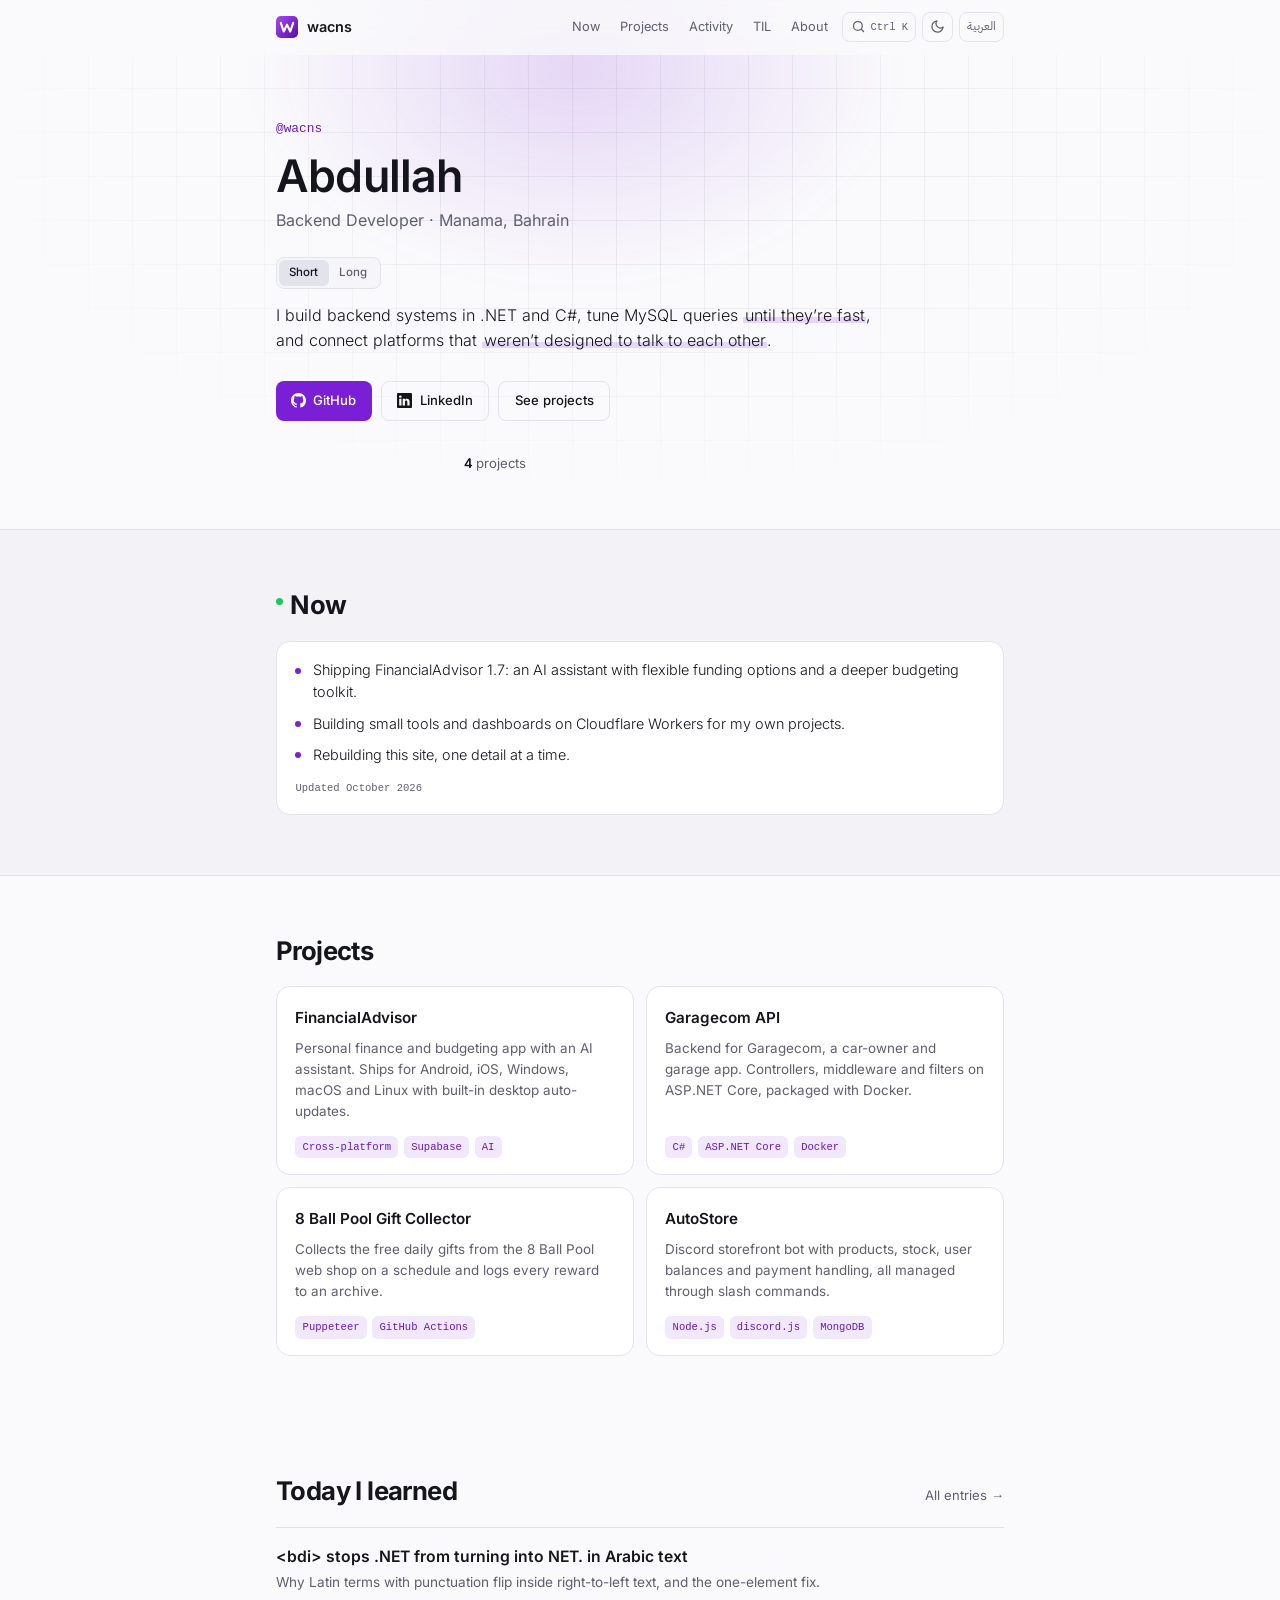
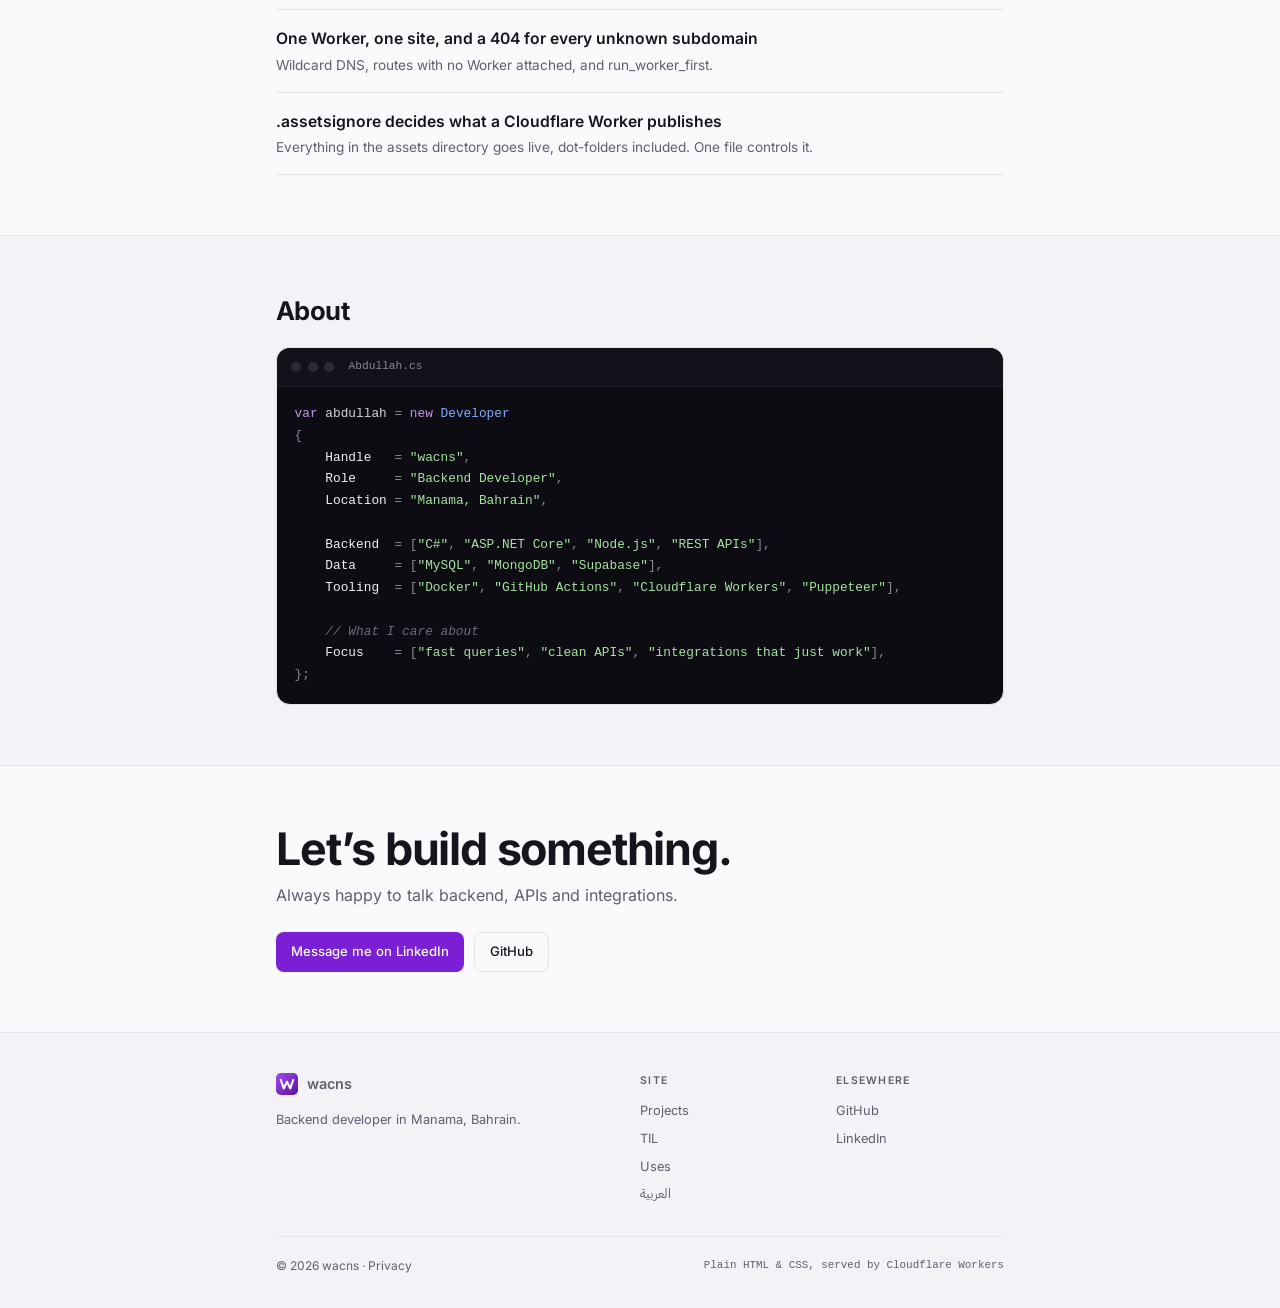
<file: index.html>
<!DOCTYPE html>
<html lang="en">
<head>
  <meta charset="utf-8">
  <meta name="viewport" content="width=device-width, initial-scale=1">
  <title>Abdullah — Backend Developer</title>
  <meta name="description" content="Abdullah (wacns) — backend developer in Manama, Bahrain. .NET, C#, MySQL and integrations.">
  <meta name="theme-color" content="#0a0a0f">
  <link rel="icon" href="/favicon.svg" type="image/svg+xml">
  <link rel="canonical" href="https://wacns.com/">
  <link rel="alternate" hreflang="en" href="https://wacns.com/">
  <link rel="alternate" hreflang="ar" href="https://wacns.com/ar/">
  <link rel="alternate" hreflang="x-default" href="https://wacns.com/">
  <meta property="og:type" content="website">
  <meta property="og:url" content="https://wacns.com/">
  <meta property="og:title" content="Abdullah — Backend Developer">
  <meta property="og:description" content="Abdullah (wacns) — backend developer in Manama, Bahrain. .NET, C#, MySQL and integrations.">
  <meta property="og:image" content="https://wacns.com/og.png">
  <meta property="og:image:width" content="1200">
  <meta property="og:image:height" content="630">
  <meta name="twitter:card" content="summary_large_image">
  <script>(function(){if(/\.github\.io$/.test(location.hostname)){location.replace('https://wacns.com'+location.pathname+location.search+location.hash);return;}var d=document.documentElement,t=null;d.classList.add('js');try{t=localStorage.getItem('theme');}catch(e){}if(t!=='light'&&t!=='dark'){t=window.matchMedia&&matchMedia('(prefers-color-scheme: light)').matches?'light':'dark';}d.setAttribute('data-theme',t);try{if(localStorage.getItem('intro')==='long')d.setAttribute('data-intro','long');}catch(e){}})();</script>
  <link rel="preload" href="/assets/fonts/inter-latin-var.woff2" as="font" type="font/woff2" crossorigin>
  <link rel="stylesheet" href="/assets/site.css?v=4772c7702b">
  <script type="application/ld+json">
  {
    "@context": "https://schema.org",
    "@graph": [
      {
        "@type": "Person",
        "@id": "https://wacns.com/#person",
        "name": "Abdullah",
        "alternateName": "wacns",
        "url": "https://wacns.com/",
        "image": "https://wacns.com/og.png",
        "jobTitle": "Backend Developer",
        "address": { "@type": "PostalAddress", "addressLocality": "Manama", "addressCountry": "BH" },
        "knowsAbout": ["C#", "ASP.NET Core", "Node.js", "MySQL", "MongoDB", "REST APIs", "Cloudflare Workers", "Docker"],
        "sameAs": [
          "https://github.com/wacns",
          "https://www.linkedin.com/in/abdullah-mohammed-137928219"
        ]
      },
      {
        "@type": "WebSite",
        "@id": "https://wacns.com/#website",
        "url": "https://wacns.com/",
        "name": "wacns",
        "inLanguage": ["en", "ar"],
        "author": { "@id": "https://wacns.com/#person" }
      }
    ]
  }
  </script>
</head>
<body>
  <div class="hero-fx" aria-hidden="true"><div class="hero-bg"></div><div class="hero-glow"></div></div>
  <a class="skip-link" href="#content">Skip to content</a>
  <header class="topbar" id="topbar">
    <div class="wrap">
      <a class="brand" href="#top"><img src="/favicon.svg" alt="">wacns</a>
      <div class="topbar-right">
        <nav class="topnav" aria-label="Sections">
        <a href="#now" class="opt">Now</a>
        <a href="#projects">Projects</a>
        <a href="#activity" class="opt">Activity</a>
        <a href="#til">TIL</a>
        <a href="#about">About</a>
        </nav>
        <button type="button" class="icon-btn" id="paletteBtn" aria-label="Search and commands" aria-haspopup="dialog">
          <svg viewBox="0 0 24 24" aria-hidden="true"><circle cx="11" cy="11" r="7"/><path d="m20 20-3.5-3.5"/></svg><kbd>Ctrl K</kbd>
        </button>
        <button type="button" class="icon-btn" id="themeBtn" aria-label="Switch theme">
          <svg class="theme-dark-only" viewBox="0 0 24 24" aria-hidden="true"><circle cx="12" cy="12" r="4"/><path d="M12 2v2M12 20v2M4.9 4.9l1.4 1.4M17.7 17.7l1.4 1.4M2 12h2M20 12h2M4.9 19.1l1.4-1.4M17.7 6.3l1.4-1.4"/></svg>
          <svg class="theme-light-only" viewBox="0 0 24 24" aria-hidden="true"><path d="M21 12.8A9 9 0 1 1 11.2 3a7 7 0 0 0 9.8 9.8z"/></svg>
        </button>
        <a class="icon-btn" href="/ar/" hreflang="ar" aria-label="Read this page in Arabic" lang="ar">العربية</a>
      </div>
    </div>
  </header>

  <main id="content">
    <div class="hero wrap" id="top">
      <p class="handle" dir="ltr">@wacns</p>
      <h1>Abdullah</h1>
      <p class="role">Backend Developer · Manama, Bahrain</p>
      <div class="intro-toggle" id="introToggle" role="group" aria-label="Intro length">
        <button type="button" data-intro="short" aria-pressed="true">Short</button>
        <button type="button" data-intro="long" aria-pressed="false">Long</button>
      </div>
      <p class="intro" data-intro-text="short">I build backend systems in .NET and C#, tune MySQL queries <mark>until they’re fast</mark>, and connect platforms that <mark>weren’t designed to talk to each other</mark>.</p>
      <p class="intro" data-intro-text="long" hidden>I’m Abdullah, a backend developer based in Manama, Bahrain. Most of my days are spent in C# and ASP.NET Core: designing APIs, <mark>tracking down the MySQL queries</mark> that slow down once real data piles up, and generating the Word and Excel reports people actually rely on.</p>
      <p class="intro" data-intro-text="long" hidden>Outside of that I build my own things: a cross-platform finance app, automations that run on a schedule, and small services on Cloudflare Workers. Mostly to scratch an itch, and <mark>to learn something new</mark> along the way.</p>
      <div class="links">
        <a class="btn btn-primary" href="https://github.com/wacns" target="_blank" rel="noopener"><svg viewBox="0 0 16 16" aria-hidden="true"><path d="M8 0C3.58 0 0 3.58 0 8c0 3.54 2.29 6.53 5.47 7.59.4.07.55-.17.55-.38 0-.19-.01-.82-.01-1.49-2.01.37-2.53-.49-2.69-.94-.09-.23-.48-.94-.82-1.13-.28-.15-.68-.52-.01-.53.63-.01 1.08.58 1.23.82.72 1.21 1.87.87 2.33.66.07-.52.28-.87.51-1.07-1.78-.2-3.64-.89-3.64-3.95 0-.87.31-1.59.82-2.15-.08-.2-.36-1.02.08-2.12 0 0 .67-.21 2.2.82.64-.18 1.32-.27 2-.27.68 0 1.36.09 2 .27 1.53-1.04 2.2-.82 2.2-.82.44 1.1.16 1.92.08 2.12.51.56.82 1.27.82 2.15 0 3.07-1.87 3.75-3.65 3.95.29.25.54.73.54 1.48 0 1.07-.01 1.93-.01 2.2 0 .21.15.46.55.38A8.013 8.013 0 0016 8c0-4.42-3.58-8-8-8z"/></svg> GitHub</a>
        <a class="btn btn-ghost" href="https://www.linkedin.com/in/abdullah-mohammed-137928219" target="_blank" rel="noopener"><svg viewBox="0 0 16 16" aria-hidden="true"><path d="M0 1.15C0 .52.52 0 1.17 0h13.66C15.48 0 16 .52 16 1.15v13.7c0 .63-.52 1.15-1.17 1.15H1.17C.52 16 0 15.48 0 14.85V1.15zM4.75 13.4V6.17H2.35v7.23h2.4zM3.55 5.18c.84 0 1.36-.56 1.36-1.25-.02-.71-.52-1.25-1.34-1.25-.82 0-1.36.54-1.36 1.25 0 .7.52 1.25 1.33 1.25h.01zM8.48 13.4V9.36c0-.22.02-.43.08-.58.17-.43.57-.88 1.23-.88.87 0 1.22.66 1.22 1.64v3.86h2.4V9.26c0-2.22-1.18-3.25-2.76-3.25-1.27 0-1.84.7-2.16 1.2v.02h-.02l.02-.02V6.17h-2.4c.03.68 0 7.23 0 7.23h2.4z"/></svg> LinkedIn</a>
        <a class="btn btn-ghost" href="#projects">See projects</a>
      </div>
      <ul class="stats" aria-label="At a glance">
        <li id="statContrib" class="pending"><strong id="statContribN">000</strong> contributions this year</li>
        <li><strong id="statProjects">4</strong> projects</li>
        <li id="statSince" class="pending">On GitHub since <strong id="statSinceN">0000</strong></li>
      </ul>
    </div>

    <div class="band alt"><section class="wrap reveal" id="now" aria-labelledby="now-heading">
      <h2 id="now-heading"><span class="pulse" aria-hidden="true"></span>Now</h2>
      <div class="panel now">
        <ul>
          <li>Shipping FinancialAdvisor 1.7: an AI assistant with flexible funding options and a deeper budgeting toolkit.</li>
          <li>Building small tools and dashboards on Cloudflare Workers for my own projects.</li>
          <li>Rebuilding this site, one detail at a time.</li>
        </ul>
        <p class="now-updated">Updated October 2026</p>
      </div>
    </section></div>

    <div class="band"><section class="wrap" id="projects" aria-labelledby="projects-heading">
      <h2 id="projects-heading" class="reveal">Projects</h2>
      <div class="projects">
        <article class="card reveal" data-repo="wacns/financial-advisor-releases">
          <h3 class="card-title" lang="en" dir="auto">FinancialAdvisor</h3>
          <p class="card-desc">Personal finance and budgeting app with an AI assistant. Ships for Android, iOS, Windows, macOS and Linux with built-in desktop auto-updates.</p>
          <ul class="tags" lang="en"><li>Cross-platform</li><li>Supabase</li><li>AI</li></ul>
          <p class="card-meta"></p>
        </article>
        <article class="card reveal" data-repo="wacns/api.garagecom">
          <h3 class="card-title" lang="en" dir="auto">Garagecom API</h3>
          <p class="card-desc">Backend for Garagecom, a car-owner and garage app. Controllers, middleware and filters on ASP.NET Core, packaged with Docker.</p>
          <ul class="tags" lang="en"><li>C#</li><li>ASP.NET Core</li><li>Docker</li></ul>
          <p class="card-meta"></p>
        </article>
        <article class="card reveal" data-repo="wacns/8bp-free-gift-collector">
          <h3 class="card-title" lang="en" dir="auto">8 Ball Pool Gift Collector</h3>
          <p class="card-desc">Collects the free daily gifts from the 8 Ball Pool web shop on a schedule and logs every reward to an archive.</p>
          <ul class="tags" lang="en"><li>Puppeteer</li><li>GitHub Actions</li></ul>
          <p class="card-meta"></p>
        </article>
        <article class="card reveal" data-repo="wacns/AutoStore-WACNS">
          <h3 class="card-title" lang="en" dir="auto">AutoStore</h3>
          <p class="card-desc">Discord storefront bot with products, stock, user balances and payment handling, all managed through slash commands.</p>
          <ul class="tags" lang="en"><li>Node.js</li><li>discord.js</li><li>MongoDB</li></ul>
          <p class="card-meta"></p>
        </article>
      </div>
    </section></div>

    <div class="band alt" id="activityBand" hidden><section class="wrap reveal" id="activity" aria-labelledby="activity-heading">
      <h2 id="activity-heading">Activity</h2>
      <div class="panel">
        <p class="activity-total"><strong id="activityCount"></strong> <span>contributions on GitHub in the last year</span></p>
        <div class="activity-graph" id="activityGraph" role="img" aria-label="GitHub contribution graph for the last year"></div>
        <div class="activity-legend" aria-hidden="true">Less <i class="l0"></i><i class="l1"></i><i class="l2"></i><i class="l3"></i><i class="l4"></i> More</div>
      </div>
    </section></div>

    <div class="band"><section class="wrap reveal" id="til" aria-labelledby="til-heading">
      <div class="section-head">
        <h2 id="til-heading">Today I learned</h2>
        <a class="more-link" href="/til/">All entries →</a>
      </div>

      <ul class="note-list no-dates">
        <li><a href="/til/bdi-rtl/">

          <span><span class="note-title">&lt;bdi&gt; stops .NET from turning into NET. in Arabic text</span><span class="note-sum">Why Latin terms with punctuation flip inside right-to-left text, and the one-element fix.</span></span>
        </a></li>
        <li><a href="/til/worker-subdomain-catch-all/">

          <span><span class="note-title">One Worker, one site, and a 404 for every unknown subdomain</span><span class="note-sum">Wildcard DNS, routes with no Worker attached, and run_worker_first.</span></span>
        </a></li>
        <li><a href="/til/assetsignore/">

          <span><span class="note-title">.assetsignore decides what a Cloudflare Worker publishes</span><span class="note-sum">Everything in the assets directory goes live, dot-folders included. One file controls it.</span></span>
        </a></li>
      </ul>
    </section></div>

    <div class="band alt"><section class="wrap reveal" id="about" aria-labelledby="about-heading">
      <h2 id="about-heading">About</h2>
      <div class="code-card">
        <div class="code-bar" aria-hidden="true"><i></i><i></i><i></i><span>Abdullah.cs</span></div>
<pre><code><span class="tk-kw">var</span> abdullah <span class="tk-pu">=</span> <span class="tk-kw">new</span> <span class="tk-ty">Developer</span>
<span class="tk-pu">{</span>
    <span class="tk-pr">Handle</span>   <span class="tk-pu">=</span> <span class="tk-str">&quot;wacns&quot;</span><span class="tk-pu">,</span>
    <span class="tk-pr">Role</span>     <span class="tk-pu">=</span> <span class="tk-str">&quot;Backend Developer&quot;</span><span class="tk-pu">,</span>
    <span class="tk-pr">Location</span> <span class="tk-pu">=</span> <span class="tk-str">&quot;Manama, Bahrain&quot;</span><span class="tk-pu">,</span>

    <span class="tk-pr">Backend</span>  <span class="tk-pu">=</span> <span class="tk-pu">[</span><span class="tk-str">&quot;C#&quot;</span><span class="tk-pu">, </span><span class="tk-str">&quot;ASP.NET Core&quot;</span><span class="tk-pu">, </span><span class="tk-str">&quot;Node.js&quot;</span><span class="tk-pu">, </span><span class="tk-str">&quot;REST APIs&quot;</span><span class="tk-pu">]</span><span class="tk-pu">,</span>
    <span class="tk-pr">Data</span>     <span class="tk-pu">=</span> <span class="tk-pu">[</span><span class="tk-str">&quot;MySQL&quot;</span><span class="tk-pu">, </span><span class="tk-str">&quot;MongoDB&quot;</span><span class="tk-pu">, </span><span class="tk-str">&quot;Supabase&quot;</span><span class="tk-pu">]</span><span class="tk-pu">,</span>
    <span class="tk-pr">Tooling</span>  <span class="tk-pu">=</span> <span class="tk-pu">[</span><span class="tk-str">&quot;Docker&quot;</span><span class="tk-pu">, </span><span class="tk-str">&quot;GitHub Actions&quot;</span><span class="tk-pu">, </span><span class="tk-str">&quot;Cloudflare Workers&quot;</span><span class="tk-pu">, </span><span class="tk-str">&quot;Puppeteer&quot;</span><span class="tk-pu">]</span><span class="tk-pu">,</span>

    <span class="tk-cm">// What I care about</span>
    <span class="tk-pr">Focus</span>    <span class="tk-pu">=</span> <span class="tk-pu">[</span><span class="tk-str">&quot;fast queries&quot;</span><span class="tk-pu">, </span><span class="tk-str">&quot;clean APIs&quot;</span><span class="tk-pu">, </span><span class="tk-str">&quot;integrations that just work&quot;</span><span class="tk-pu">]</span><span class="tk-pu">,</span>
<span class="tk-pu">};</span></code></pre>
      </div>
    </section></div>

    <div class="band"><section class="wrap reveal cta" aria-labelledby="cta-heading">
      <div>
        <h2 id="cta-heading">Let’s build something.</h2>
        <p>Always happy to talk backend, APIs and integrations.</p>
      </div>
      <div class="links">
        <a class="btn btn-primary" href="https://www.linkedin.com/in/abdullah-mohammed-137928219" target="_blank" rel="noopener">Message me on LinkedIn</a>
        <a class="btn btn-ghost" href="https://github.com/wacns" target="_blank" rel="noopener">GitHub</a>
      </div>
    </section></div>
  </main>

  <footer>
    <div class="wrap">
      <div class="footer-grid">
        <div class="footer-about">
          <a class="brand" href="/"><img src="/favicon.svg" alt="">wacns</a>
          <p>Backend developer in Manama, Bahrain.</p>
        </div>
        <div class="footer-col">
          <h3>Site</h3>
          <ul>
            <li><a href="/#projects">Projects</a></li>
            <li><a href="/til/">TIL</a></li>
            <li><a href="/uses/">Uses</a></li>
            <li><a href="/ar/" lang="ar" hreflang="ar">العربية</a></li>
          </ul>
        </div>
        <div class="footer-col">
          <h3>Elsewhere</h3>
          <ul>
            <li><a href="https://github.com/wacns" target="_blank" rel="noopener">GitHub</a></li>
            <li><a href="https://www.linkedin.com/in/abdullah-mohammed-137928219" target="_blank" rel="noopener">LinkedIn</a></li>
          </ul>
        </div>
      </div>
      <div class="footer-bottom">
        <span>© 2026 wacns · <a href="/privacy/">Privacy</a><button type="button" class="link-btn" id="cookieSettings" hidden> · Cookie settings</button></span>
        <span class="colophon">Plain HTML &amp; CSS, served by Cloudflare Workers<br><span id="lastDeploy" hidden></span></span>
      </div>
    </div>
  </footer>
  <div class="palette" id="palette" role="dialog" aria-modal="true" aria-label="Command palette" hidden>
    <div class="palette-box">
      <input class="palette-input" type="text" role="combobox" aria-expanded="true" aria-controls="paletteList" aria-autocomplete="list" aria-label="Search and commands" autocomplete="off" spellcheck="false">
      <!-- [html-validate-disable-next prefer-native-element -- filterable command list; a native select can't type-to-filter] -->
      <ul class="palette-list" id="paletteList" role="listbox" aria-label="Search and commands"></ul>
      <div class="palette-hint" aria-hidden="true"></div>
    </div>
  </div>
  <div class="toast" id="toast" role="status" aria-live="polite"></div>
  <section class="consent" id="consent" aria-label="Cookie consent" hidden>
    <p>I use Google Analytics to see which pages are useful. It sets cookies, so it only runs if you allow it. <a href="/privacy/">Privacy</a></p>
    <div class="consent-actions">
      <button type="button" class="btn btn-ghost" data-consent="denied">No thanks</button>
      <button type="button" class="btn btn-ghost" data-consent="granted">Allow</button>
    </div>
  </section>

  <script src="/assets/site.js?v=b5a82e22a1" defer></script>
</body>
</html>
</file>
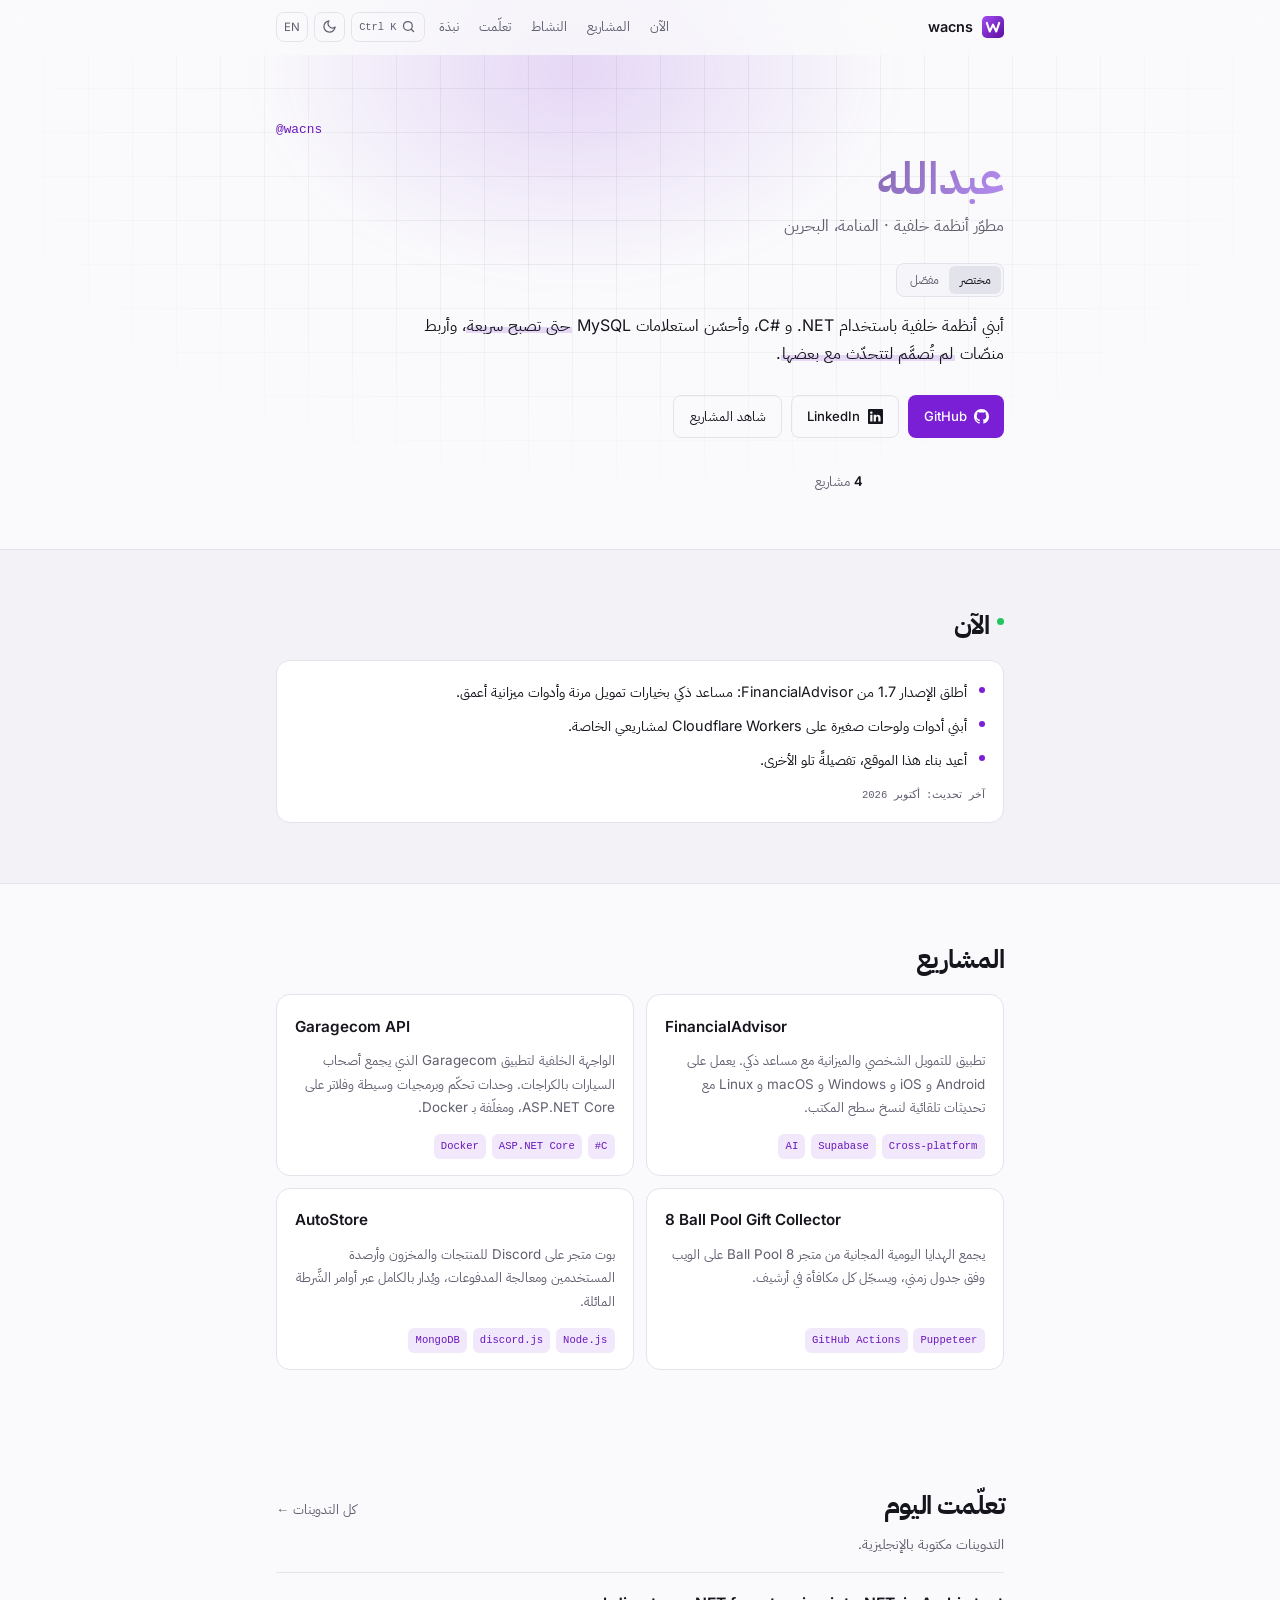
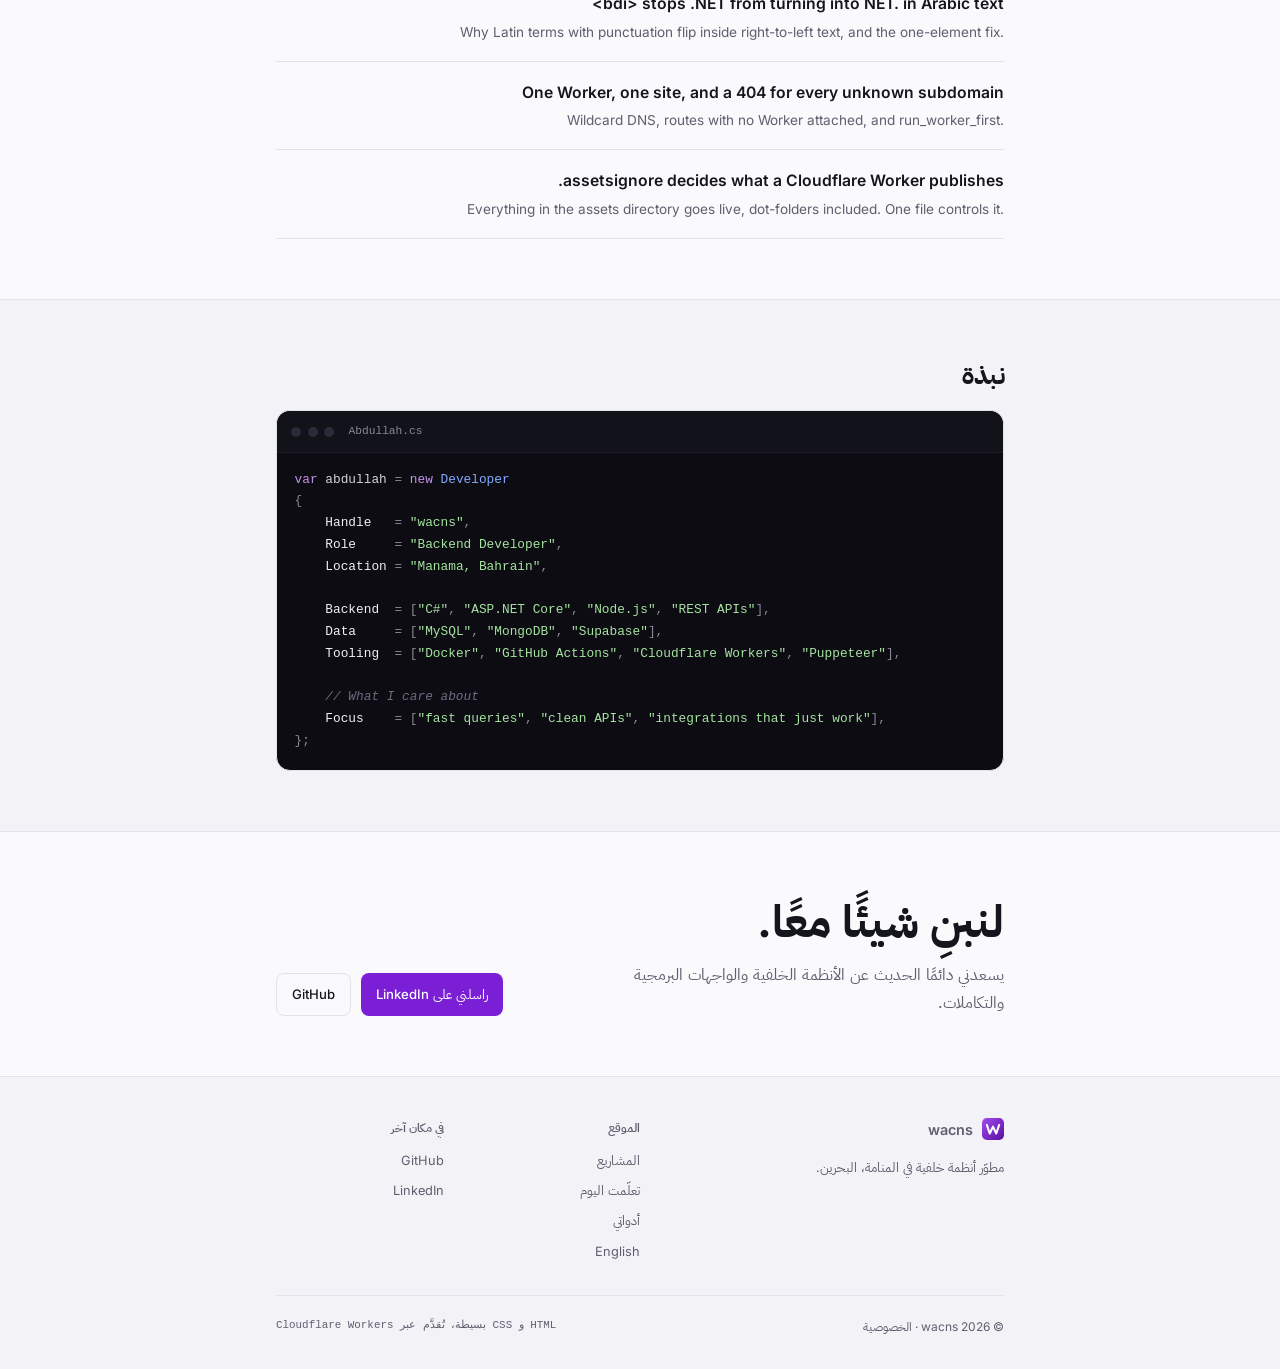
<file: ar/index.html>
<!DOCTYPE html>
<html lang="ar" dir="rtl">
<head>
  <meta charset="utf-8">
  <meta name="viewport" content="width=device-width, initial-scale=1">
  <title>عبدالله — مطوّر أنظمة خلفية</title>
  <meta name="description" content="عبدالله (wacns) — مطوّر أنظمة خلفية في المنامة، البحرين. ‎.NET و C# و MySQL والتكاملات.">
  <meta name="theme-color" content="#0a0a0f">
  <link rel="icon" href="/favicon.svg" type="image/svg+xml">
  <link rel="canonical" href="https://wacns.com/ar/">
  <link rel="alternate" hreflang="en" href="https://wacns.com/">
  <link rel="alternate" hreflang="ar" href="https://wacns.com/ar/">
  <link rel="alternate" hreflang="x-default" href="https://wacns.com/">
  <meta property="og:type" content="website">
  <meta property="og:url" content="https://wacns.com/ar/">
  <meta property="og:title" content="عبدالله — مطوّر أنظمة خلفية">
  <meta property="og:description" content="عبدالله (wacns) — مطوّر أنظمة خلفية في المنامة، البحرين. ‎.NET و C# و MySQL والتكاملات.">
  <meta property="og:image" content="https://wacns.com/og.png">
  <meta property="og:image:width" content="1200">
  <meta property="og:image:height" content="630">
  <meta name="twitter:card" content="summary_large_image">
  <script>(function(){if(/\.github\.io$/.test(location.hostname)){location.replace('https://wacns.com'+location.pathname+location.search+location.hash);return;}var d=document.documentElement,t=null;d.classList.add('js');try{t=localStorage.getItem('theme');}catch(e){}if(t!=='light'&&t!=='dark'){t=window.matchMedia&&matchMedia('(prefers-color-scheme: light)').matches?'light':'dark';}d.setAttribute('data-theme',t);try{if(localStorage.getItem('intro')==='long')d.setAttribute('data-intro','long');}catch(e){}})();</script>
  <link rel="preload" href="/assets/fonts/inter-latin-var.woff2" as="font" type="font/woff2" crossorigin>
  <link rel="preload" href="/assets/fonts/plex-arabic-400.woff2" as="font" type="font/woff2" crossorigin>
  <link rel="stylesheet" href="/assets/site.css?v=4772c7702b">
</head>
<body>
  <div class="hero-fx" aria-hidden="true"><div class="hero-bg"></div><div class="hero-glow"></div></div>
  <a class="skip-link" href="#content">انتقل إلى المحتوى</a>
  <header class="topbar" id="topbar">
    <div class="wrap">
      <a class="brand" href="#top"><img src="/favicon.svg" alt="">wacns</a>
      <div class="topbar-right">
        <nav class="topnav" aria-label="الأقسام">
        <a href="#now" class="opt">الآن</a>
        <a href="#projects">المشاريع</a>
        <a href="#activity" class="opt">النشاط</a>
        <a href="#til">تعلّمت</a>
        <a href="#about">نبذة</a>
        </nav>
        <button type="button" class="icon-btn" id="paletteBtn" aria-label="البحث والأوامر" aria-haspopup="dialog">
          <svg viewBox="0 0 24 24" aria-hidden="true"><circle cx="11" cy="11" r="7"/><path d="m20 20-3.5-3.5"/></svg><kbd>Ctrl K</kbd>
        </button>
        <button type="button" class="icon-btn" id="themeBtn" aria-label="تبديل المظهر">
          <svg class="theme-dark-only" viewBox="0 0 24 24" aria-hidden="true"><circle cx="12" cy="12" r="4"/><path d="M12 2v2M12 20v2M4.9 4.9l1.4 1.4M17.7 17.7l1.4 1.4M2 12h2M20 12h2M4.9 19.1l1.4-1.4M17.7 6.3l1.4-1.4"/></svg>
          <svg class="theme-light-only" viewBox="0 0 24 24" aria-hidden="true"><path d="M21 12.8A9 9 0 1 1 11.2 3a7 7 0 0 0 9.8 9.8z"/></svg>
        </button>
        <a class="icon-btn" href="/" hreflang="en" aria-label="Read this page in English" lang="en">EN</a>
      </div>
    </div>
  </header>

  <main id="content">
    <div class="hero wrap" id="top">
      <p class="handle" dir="ltr">@wacns</p>
      <h1>عبدالله</h1>
      <p class="role">مطوّر أنظمة خلفية · المنامة، البحرين</p>
      <div class="intro-toggle" id="introToggle" role="group" aria-label="طول التعريف">
        <button type="button" data-intro="short" aria-pressed="true">مختصر</button>
        <button type="button" data-intro="long" aria-pressed="false">مفصّل</button>
      </div>
      <p class="intro" data-intro-text="short">أبني أنظمة خلفية باستخدام <bdi>.NET</bdi> و <bdi>C#</bdi>، وأحسّن استعلامات MySQL <mark>حتى تصبح سريعة</mark>، وأربط منصّات <mark>لم تُصمَّم لتتحدّث مع بعضها</mark>.</p>
      <p class="intro" data-intro-text="long" hidden>أنا عبدالله، مطوّر أنظمة خلفية مقيم في المنامة، البحرين. أقضي معظم وقتي مع <bdi>C#</bdi> و <bdi>ASP.NET Core</bdi>: أصمّم واجهات برمجية، <mark>وأتتبّع استعلامات MySQL</mark> التي تبطؤ مع تراكم البيانات الحقيقية، وأولّد تقارير Word و Excel يعتمد عليها الناس فعلًا.</p>
      <p class="intro" data-intro-text="long" hidden>وخارج ذلك أبني مشاريعي الخاصة: تطبيق مالي يعمل على عدة منصّات، وأتمتة تعمل وفق جدول زمني، وخدمات صغيرة على Cloudflare Workers. غالبًا لأحلّ مشكلة تزعجني، <mark>ولأتعلّم شيئًا جديدًا</mark> في الطريق.</p>
      <div class="links">
        <a class="btn btn-primary" href="https://github.com/wacns" target="_blank" rel="noopener"><svg viewBox="0 0 16 16" aria-hidden="true"><path d="M8 0C3.58 0 0 3.58 0 8c0 3.54 2.29 6.53 5.47 7.59.4.07.55-.17.55-.38 0-.19-.01-.82-.01-1.49-2.01.37-2.53-.49-2.69-.94-.09-.23-.48-.94-.82-1.13-.28-.15-.68-.52-.01-.53.63-.01 1.08.58 1.23.82.72 1.21 1.87.87 2.33.66.07-.52.28-.87.51-1.07-1.78-.2-3.64-.89-3.64-3.95 0-.87.31-1.59.82-2.15-.08-.2-.36-1.02.08-2.12 0 0 .67-.21 2.2.82.64-.18 1.32-.27 2-.27.68 0 1.36.09 2 .27 1.53-1.04 2.2-.82 2.2-.82.44 1.1.16 1.92.08 2.12.51.56.82 1.27.82 2.15 0 3.07-1.87 3.75-3.65 3.95.29.25.54.73.54 1.48 0 1.07-.01 1.93-.01 2.2 0 .21.15.46.55.38A8.013 8.013 0 0016 8c0-4.42-3.58-8-8-8z"/></svg> GitHub</a>
        <a class="btn btn-ghost" href="https://www.linkedin.com/in/abdullah-mohammed-137928219" target="_blank" rel="noopener"><svg viewBox="0 0 16 16" aria-hidden="true"><path d="M0 1.15C0 .52.52 0 1.17 0h13.66C15.48 0 16 .52 16 1.15v13.7c0 .63-.52 1.15-1.17 1.15H1.17C.52 16 0 15.48 0 14.85V1.15zM4.75 13.4V6.17H2.35v7.23h2.4zM3.55 5.18c.84 0 1.36-.56 1.36-1.25-.02-.71-.52-1.25-1.34-1.25-.82 0-1.36.54-1.36 1.25 0 .7.52 1.25 1.33 1.25h.01zM8.48 13.4V9.36c0-.22.02-.43.08-.58.17-.43.57-.88 1.23-.88.87 0 1.22.66 1.22 1.64v3.86h2.4V9.26c0-2.22-1.18-3.25-2.76-3.25-1.27 0-1.84.7-2.16 1.2v.02h-.02l.02-.02V6.17h-2.4c.03.68 0 7.23 0 7.23h2.4z"/></svg> LinkedIn</a>
        <a class="btn btn-ghost" href="#projects">شاهد المشاريع</a>
      </div>
      <ul class="stats" aria-label="نظرة سريعة">
        <li id="statContrib" class="pending"><strong id="statContribN">000</strong> مساهمة هذا العام</li>
        <li><strong id="statProjects">4</strong> مشاريع</li>
        <li id="statSince" class="pending">على GitHub منذ <strong id="statSinceN">0000</strong></li>
      </ul>
    </div>

    <div class="band alt"><section class="wrap reveal" id="now" aria-labelledby="now-heading">
      <h2 id="now-heading"><span class="pulse" aria-hidden="true"></span>الآن</h2>
      <div class="panel now">
        <ul>
          <li>أطلق الإصدار 1.7 من FinancialAdvisor: مساعد ذكي بخيارات تمويل مرنة وأدوات ميزانية أعمق.</li>
          <li>أبني أدوات ولوحات صغيرة على Cloudflare Workers لمشاريعي الخاصة.</li>
          <li>أعيد بناء هذا الموقع، تفصيلةً تلو الأخرى.</li>
        </ul>
        <p class="now-updated">آخر تحديث: أكتوبر 2026</p>
      </div>
    </section></div>

    <div class="band"><section class="wrap" id="projects" aria-labelledby="projects-heading">
      <h2 id="projects-heading" class="reveal">المشاريع</h2>
      <div class="projects">
        <article class="card reveal" data-repo="wacns/financial-advisor-releases">
          <h3 class="card-title" lang="en" dir="auto">FinancialAdvisor</h3>
          <p class="card-desc">تطبيق للتمويل الشخصي والميزانية مع مساعد ذكي. يعمل على Android و iOS و Windows و macOS و Linux مع تحديثات تلقائية لنسخ سطح المكتب.</p>
          <ul class="tags" lang="en"><li>Cross-platform</li><li>Supabase</li><li>AI</li></ul>
          <p class="card-meta"></p>
        </article>
        <article class="card reveal" data-repo="wacns/api.garagecom">
          <h3 class="card-title" lang="en" dir="auto">Garagecom API</h3>
          <p class="card-desc">الواجهة الخلفية لتطبيق Garagecom الذي يجمع أصحاب السيارات بالكراجات. وحدات تحكّم وبرمجيات وسيطة وفلاتر على <bdi>ASP.NET Core</bdi>، ومغلّفة بـ Docker.</p>
          <ul class="tags" lang="en"><li>C#</li><li>ASP.NET Core</li><li>Docker</li></ul>
          <p class="card-meta"></p>
        </article>
        <article class="card reveal" data-repo="wacns/8bp-free-gift-collector">
          <h3 class="card-title" lang="en" dir="auto">8 Ball Pool Gift Collector</h3>
          <p class="card-desc">يجمع الهدايا اليومية المجانية من متجر 8 Ball Pool على الويب وفق جدول زمني، ويسجّل كل مكافأة في أرشيف.</p>
          <ul class="tags" lang="en"><li>Puppeteer</li><li>GitHub Actions</li></ul>
          <p class="card-meta"></p>
        </article>
        <article class="card reveal" data-repo="wacns/AutoStore-WACNS">
          <h3 class="card-title" lang="en" dir="auto">AutoStore</h3>
          <p class="card-desc">بوت متجر على Discord للمنتجات والمخزون وأرصدة المستخدمين ومعالجة المدفوعات، ويُدار بالكامل عبر أوامر الشَّرطة المائلة.</p>
          <ul class="tags" lang="en"><li>Node.js</li><li>discord.js</li><li>MongoDB</li></ul>
          <p class="card-meta"></p>
        </article>
      </div>
    </section></div>

    <div class="band alt" id="activityBand" hidden><section class="wrap reveal" id="activity" aria-labelledby="activity-heading">
      <h2 id="activity-heading">النشاط</h2>
      <div class="panel">
        <p class="activity-total"><strong id="activityCount"></strong> <span>مساهمة على GitHub خلال العام الماضي</span></p>
        <div class="activity-graph" id="activityGraph" role="img" aria-label="مخطط مساهمات GitHub خلال العام الماضي"></div>
        <div class="activity-legend" aria-hidden="true">أقل <i class="l0"></i><i class="l1"></i><i class="l2"></i><i class="l3"></i><i class="l4"></i> أكثر</div>
      </div>
    </section></div>

    <div class="band"><section class="wrap reveal" id="til" aria-labelledby="til-heading">
      <div class="section-head">
        <h2 id="til-heading">تعلّمت اليوم</h2>
        <a class="more-link" href="/til/">كل التدوينات ←</a>
      </div>
      <p class="notes-lang">التدوينات مكتوبة بالإنجليزية.</p>
      <ul class="note-list no-dates">
        <li lang="en" dir="ltr"><a href="/til/bdi-rtl/">

          <span><span class="note-title">&lt;bdi&gt; stops .NET from turning into NET. in Arabic text</span><span class="note-sum">Why Latin terms with punctuation flip inside right-to-left text, and the one-element fix.</span></span>
        </a></li>
        <li lang="en" dir="ltr"><a href="/til/worker-subdomain-catch-all/">

          <span><span class="note-title">One Worker, one site, and a 404 for every unknown subdomain</span><span class="note-sum">Wildcard DNS, routes with no Worker attached, and run_worker_first.</span></span>
        </a></li>
        <li lang="en" dir="ltr"><a href="/til/assetsignore/">

          <span><span class="note-title">.assetsignore decides what a Cloudflare Worker publishes</span><span class="note-sum">Everything in the assets directory goes live, dot-folders included. One file controls it.</span></span>
        </a></li>
      </ul>
    </section></div>

    <div class="band alt"><section class="wrap reveal" id="about" aria-labelledby="about-heading">
      <h2 id="about-heading">نبذة</h2>
      <div class="code-card">
        <div class="code-bar" aria-hidden="true"><i></i><i></i><i></i><span>Abdullah.cs</span></div>
<pre><code><span class="tk-kw">var</span> abdullah <span class="tk-pu">=</span> <span class="tk-kw">new</span> <span class="tk-ty">Developer</span>
<span class="tk-pu">{</span>
    <span class="tk-pr">Handle</span>   <span class="tk-pu">=</span> <span class="tk-str">&quot;wacns&quot;</span><span class="tk-pu">,</span>
    <span class="tk-pr">Role</span>     <span class="tk-pu">=</span> <span class="tk-str">&quot;Backend Developer&quot;</span><span class="tk-pu">,</span>
    <span class="tk-pr">Location</span> <span class="tk-pu">=</span> <span class="tk-str">&quot;Manama, Bahrain&quot;</span><span class="tk-pu">,</span>

    <span class="tk-pr">Backend</span>  <span class="tk-pu">=</span> <span class="tk-pu">[</span><span class="tk-str">&quot;C#&quot;</span><span class="tk-pu">, </span><span class="tk-str">&quot;ASP.NET Core&quot;</span><span class="tk-pu">, </span><span class="tk-str">&quot;Node.js&quot;</span><span class="tk-pu">, </span><span class="tk-str">&quot;REST APIs&quot;</span><span class="tk-pu">]</span><span class="tk-pu">,</span>
    <span class="tk-pr">Data</span>     <span class="tk-pu">=</span> <span class="tk-pu">[</span><span class="tk-str">&quot;MySQL&quot;</span><span class="tk-pu">, </span><span class="tk-str">&quot;MongoDB&quot;</span><span class="tk-pu">, </span><span class="tk-str">&quot;Supabase&quot;</span><span class="tk-pu">]</span><span class="tk-pu">,</span>
    <span class="tk-pr">Tooling</span>  <span class="tk-pu">=</span> <span class="tk-pu">[</span><span class="tk-str">&quot;Docker&quot;</span><span class="tk-pu">, </span><span class="tk-str">&quot;GitHub Actions&quot;</span><span class="tk-pu">, </span><span class="tk-str">&quot;Cloudflare Workers&quot;</span><span class="tk-pu">, </span><span class="tk-str">&quot;Puppeteer&quot;</span><span class="tk-pu">]</span><span class="tk-pu">,</span>

    <span class="tk-cm">// What I care about</span>
    <span class="tk-pr">Focus</span>    <span class="tk-pu">=</span> <span class="tk-pu">[</span><span class="tk-str">&quot;fast queries&quot;</span><span class="tk-pu">, </span><span class="tk-str">&quot;clean APIs&quot;</span><span class="tk-pu">, </span><span class="tk-str">&quot;integrations that just work&quot;</span><span class="tk-pu">]</span><span class="tk-pu">,</span>
<span class="tk-pu">};</span></code></pre>
      </div>
    </section></div>

    <div class="band"><section class="wrap reveal cta" aria-labelledby="cta-heading">
      <div>
        <h2 id="cta-heading">لنبنِ شيئًا معًا.</h2>
        <p>يسعدني دائمًا الحديث عن الأنظمة الخلفية والواجهات البرمجية والتكاملات.</p>
      </div>
      <div class="links">
        <a class="btn btn-primary" href="https://www.linkedin.com/in/abdullah-mohammed-137928219" target="_blank" rel="noopener">راسلني على LinkedIn</a>
        <a class="btn btn-ghost" href="https://github.com/wacns" target="_blank" rel="noopener">GitHub</a>
      </div>
    </section></div>
  </main>

  <footer>
    <div class="wrap">
      <div class="footer-grid">
        <div class="footer-about">
          <a class="brand" href="/ar/"><img src="/favicon.svg" alt="">wacns</a>
          <p>مطوّر أنظمة خلفية في المنامة، البحرين.</p>
        </div>
        <div class="footer-col">
          <h3>الموقع</h3>
          <ul>
            <li><a href="/ar/#projects">المشاريع</a></li>
            <li><a href="/til/">تعلّمت اليوم</a></li>
            <li><a href="/uses/">أدواتي</a></li>
            <li><a href="/" lang="en" hreflang="en">English</a></li>
          </ul>
        </div>
        <div class="footer-col">
          <h3>في مكان آخر</h3>
          <ul>
            <li><a href="https://github.com/wacns" target="_blank" rel="noopener">GitHub</a></li>
            <li><a href="https://www.linkedin.com/in/abdullah-mohammed-137928219" target="_blank" rel="noopener">LinkedIn</a></li>
          </ul>
        </div>
      </div>
      <div class="footer-bottom">
        <span>© 2026 wacns · <a href="/privacy/">الخصوصية</a><button type="button" class="link-btn" id="cookieSettings" hidden> · إعدادات ملفات تعريف الارتباط</button></span>
        <span class="colophon">HTML و CSS بسيطة، تُقدَّم عبر Cloudflare Workers<br><span id="lastDeploy" hidden></span></span>
      </div>
    </div>
  </footer>
  <div class="palette" id="palette" role="dialog" aria-modal="true" aria-label="لوحة الأوامر" hidden>
    <div class="palette-box">
      <input class="palette-input" type="text" role="combobox" aria-expanded="true" aria-controls="paletteList" aria-autocomplete="list" aria-label="البحث والأوامر" autocomplete="off" spellcheck="false">
      <!-- [html-validate-disable-next prefer-native-element -- filterable command list; a native select can't type-to-filter] -->
      <ul class="palette-list" id="paletteList" role="listbox" aria-label="البحث والأوامر"></ul>
      <div class="palette-hint" aria-hidden="true"></div>
    </div>
  </div>
  <div class="toast" id="toast" role="status" aria-live="polite"></div>
  <section class="consent" id="consent" aria-label="الموافقة على ملفات تعريف الارتباط" hidden>
    <p>أستخدم Google Analytics لمعرفة الصفحات المفيدة. يضع ملفات تعريف ارتباط، لذلك لا يعمل إلا إذا سمحت بذلك. <a href="/privacy/">الخصوصية</a></p>
    <div class="consent-actions">
      <button type="button" class="btn btn-ghost" data-consent="denied">لا، شكرًا</button>
      <button type="button" class="btn btn-ghost" data-consent="granted">سماح</button>
    </div>
  </section>

  <script src="/assets/site.js?v=b5a82e22a1" defer></script>
</body>
</html>
</file>
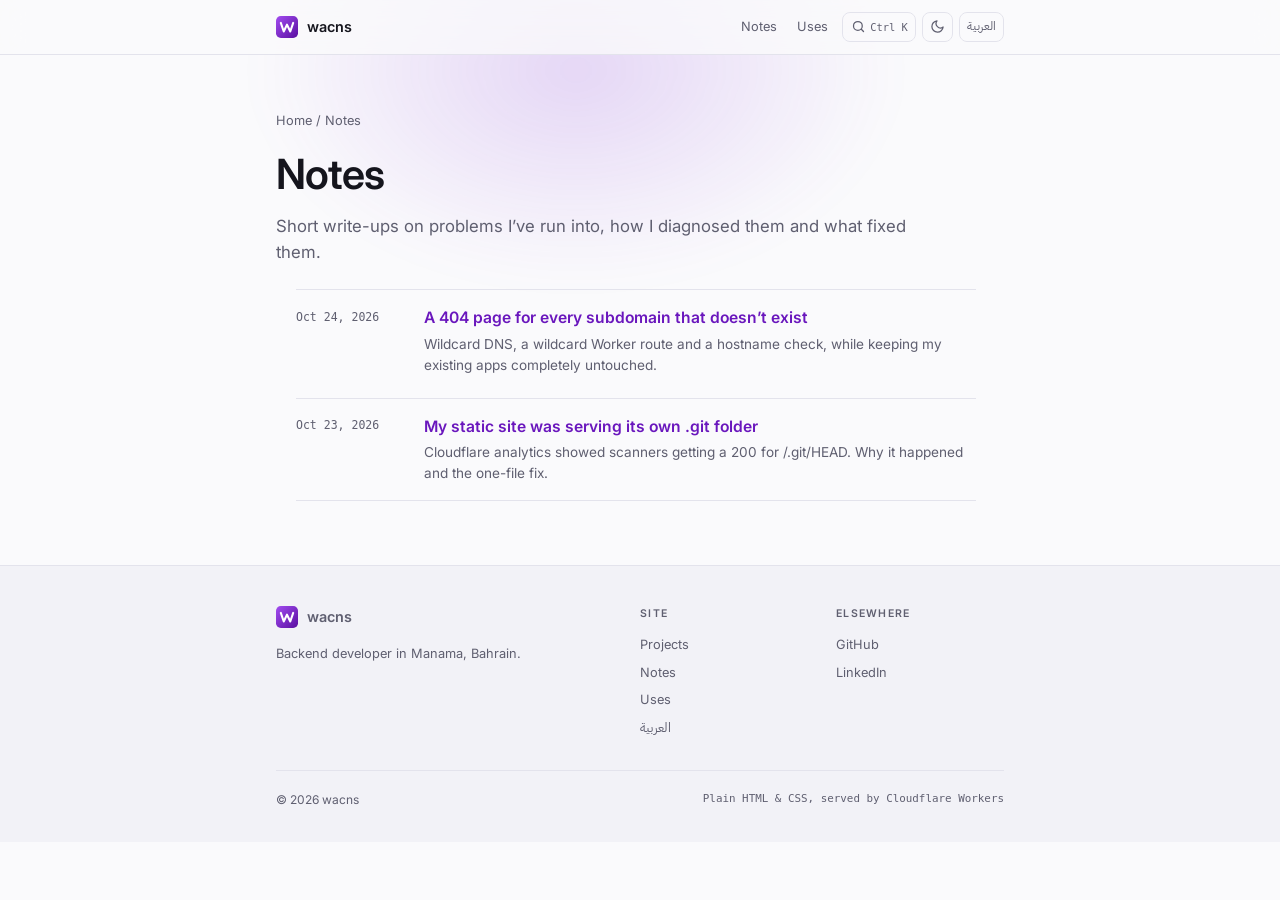
<file: notes/index.html>
<!DOCTYPE html>
<html lang="en">
<head>
  <meta charset="utf-8">
  <meta name="viewport" content="width=device-width, initial-scale=1">
  <title>Notes — wacns</title>
  <meta name="description" content="Short write-ups on backend problems I’ve run into, how I diagnosed them and what fixed them.">
  <meta name="theme-color" content="#0a0a0f">
  <link rel="icon" href="/favicon.svg" type="image/svg+xml">
  <link rel="canonical" href="https://wacns.com/notes/">
  <meta property="og:type" content="website">
  <meta property="og:url" content="https://wacns.com/notes/">
  <meta property="og:title" content="Notes — wacns">
  <meta property="og:description" content="Short write-ups on backend problems I’ve run into, how I diagnosed them and what fixed them.">
  <meta property="og:image" content="https://wacns.com/og.png">
  <meta property="og:image:width" content="1200">
  <meta property="og:image:height" content="630">
  <meta name="twitter:card" content="summary_large_image">
  <script>(function(){var d=document.documentElement,t=null;d.classList.add('js');try{t=localStorage.getItem('theme');}catch(e){}if(t!=='light'&&t!=='dark'){t=window.matchMedia&&matchMedia('(prefers-color-scheme: light)').matches?'light':'dark';}d.setAttribute('data-theme',t);})();</script>
  <link rel="preconnect" href="https://fonts.googleapis.com">
  <link rel="preconnect" href="https://fonts.gstatic.com" crossorigin>
  <link href="https://fonts.googleapis.com/css2?family=Inter:wght@300;400;500;600;700&amp;display=swap" rel="stylesheet">
  <link rel="stylesheet" href="/assets/site.css">
</head>
<body>
  <div class="hero-fx" aria-hidden="true"><div class="hero-glow"></div></div>
  <a class="skip-link" href="#content">Skip to content</a>
  <header class="topbar solid" id="topbar">
    <div class="wrap">
      <a class="brand" href="/"><img src="/favicon.svg" alt="">wacns</a>
      <div class="topbar-right">
        <nav class="topnav" aria-label="Sections">
        <a href="/notes/">Notes</a>
        <a href="/uses/">Uses</a>
        </nav>
        <button type="button" class="icon-btn" id="paletteBtn" aria-label="Search and commands" aria-haspopup="dialog">
          <svg viewBox="0 0 24 24" aria-hidden="true"><circle cx="11" cy="11" r="7"/><path d="m20 20-3.5-3.5"/></svg><kbd>Ctrl K</kbd>
        </button>
        <button type="button" class="icon-btn" id="themeBtn" aria-label="Switch theme">
          <svg class="theme-dark-only" viewBox="0 0 24 24" aria-hidden="true"><circle cx="12" cy="12" r="4"/><path d="M12 2v2M12 20v2M4.9 4.9l1.4 1.4M17.7 17.7l1.4 1.4M2 12h2M20 12h2M4.9 19.1l1.4-1.4M17.7 6.3l1.4-1.4"/></svg>
          <svg class="theme-light-only" viewBox="0 0 24 24" aria-hidden="true"><path d="M21 12.8A9 9 0 1 1 11.2 3a7 7 0 0 0 9.8 9.8z"/></svg>
        </button>
        <a class="icon-btn" href="/ar/" hreflang="ar" aria-label="Read this page in Arabic" lang="ar">العربية</a>
      </div>
    </div>
  </header>

  <main id="content">
    <div class="wrap page-head">
      <p class="crumbs"><a href="/">Home</a> / Notes</p>
      <h1>Notes</h1>
      <p class="lede">Short write-ups on problems I’ve run into, how I diagnosed them and what fixed them.</p>
    </div>
    <article class="wrap prose">
      <ul class="note-list">
        <li><a href="/notes/subdomain-404-worker/">
          <time class="note-date" datetime="2026-10-24">Oct 24, 2026</time>
          <span><span class="note-title">A 404 page for every subdomain that doesn’t exist</span><span class="note-sum">Wildcard DNS, a wildcard Worker route and a hostname check, while keeping my existing apps completely untouched.</span></span>
        </a></li>
        <li><a href="/notes/git-folder-exposed/">
          <time class="note-date" datetime="2026-10-23">Oct 23, 2026</time>
          <span><span class="note-title">My static site was serving its own .git folder</span><span class="note-sum">Cloudflare analytics showed scanners getting a 200 for /.git/HEAD. Why it happened and the one-file fix.</span></span>
        </a></li>
      </ul>
    </article>
  </main>

  <footer>
    <div class="wrap">
      <div class="footer-grid">
        <div class="footer-about">
          <a class="brand" href="/"><img src="/favicon.svg" alt="">wacns</a>
          <p>Backend developer in Manama, Bahrain.</p>
        </div>
        <div class="footer-col">
          <h3>Site</h3>
          <ul>
            <li><a href="/#projects">Projects</a></li>
            <li><a href="/notes/">Notes</a></li>
            <li><a href="/uses/">Uses</a></li>
            <li><a href="/ar/" lang="ar" hreflang="ar">العربية</a></li>
          </ul>
        </div>
        <div class="footer-col">
          <h3>Elsewhere</h3>
          <ul>
            <li><a href="https://github.com/wacns" target="_blank" rel="noopener">GitHub</a></li>
            <li><a href="https://www.linkedin.com/in/abdullah-mohammed-137928219" target="_blank" rel="noopener">LinkedIn</a></li>
          </ul>
        </div>
      </div>
      <div class="footer-bottom">
        <span>© 2026 wacns</span>
        <span class="colophon">Plain HTML &amp; CSS, served by Cloudflare Workers<br><span id="lastDeploy" hidden></span></span>
      </div>
    </div>
  </footer>
  <div class="palette" id="palette" role="dialog" aria-modal="true" aria-label="Command palette" hidden>
    <div class="palette-box">
      <input class="palette-input" type="text" role="combobox" aria-expanded="true" aria-controls="paletteList" aria-autocomplete="list" aria-label="Search and commands" autocomplete="off" spellcheck="false">
      <!-- [html-validate-disable-next prefer-native-element -- filterable command list; a native select can't type-to-filter] -->
      <ul class="palette-list" id="paletteList" role="listbox" aria-label="Search and commands"></ul>
      <div class="palette-hint" aria-hidden="true"></div>
    </div>
  </div>
  <div class="toast" id="toast" role="status" aria-live="polite"></div>

  <script src="/assets/site.js" defer></script>
</body>
</html>
</file>
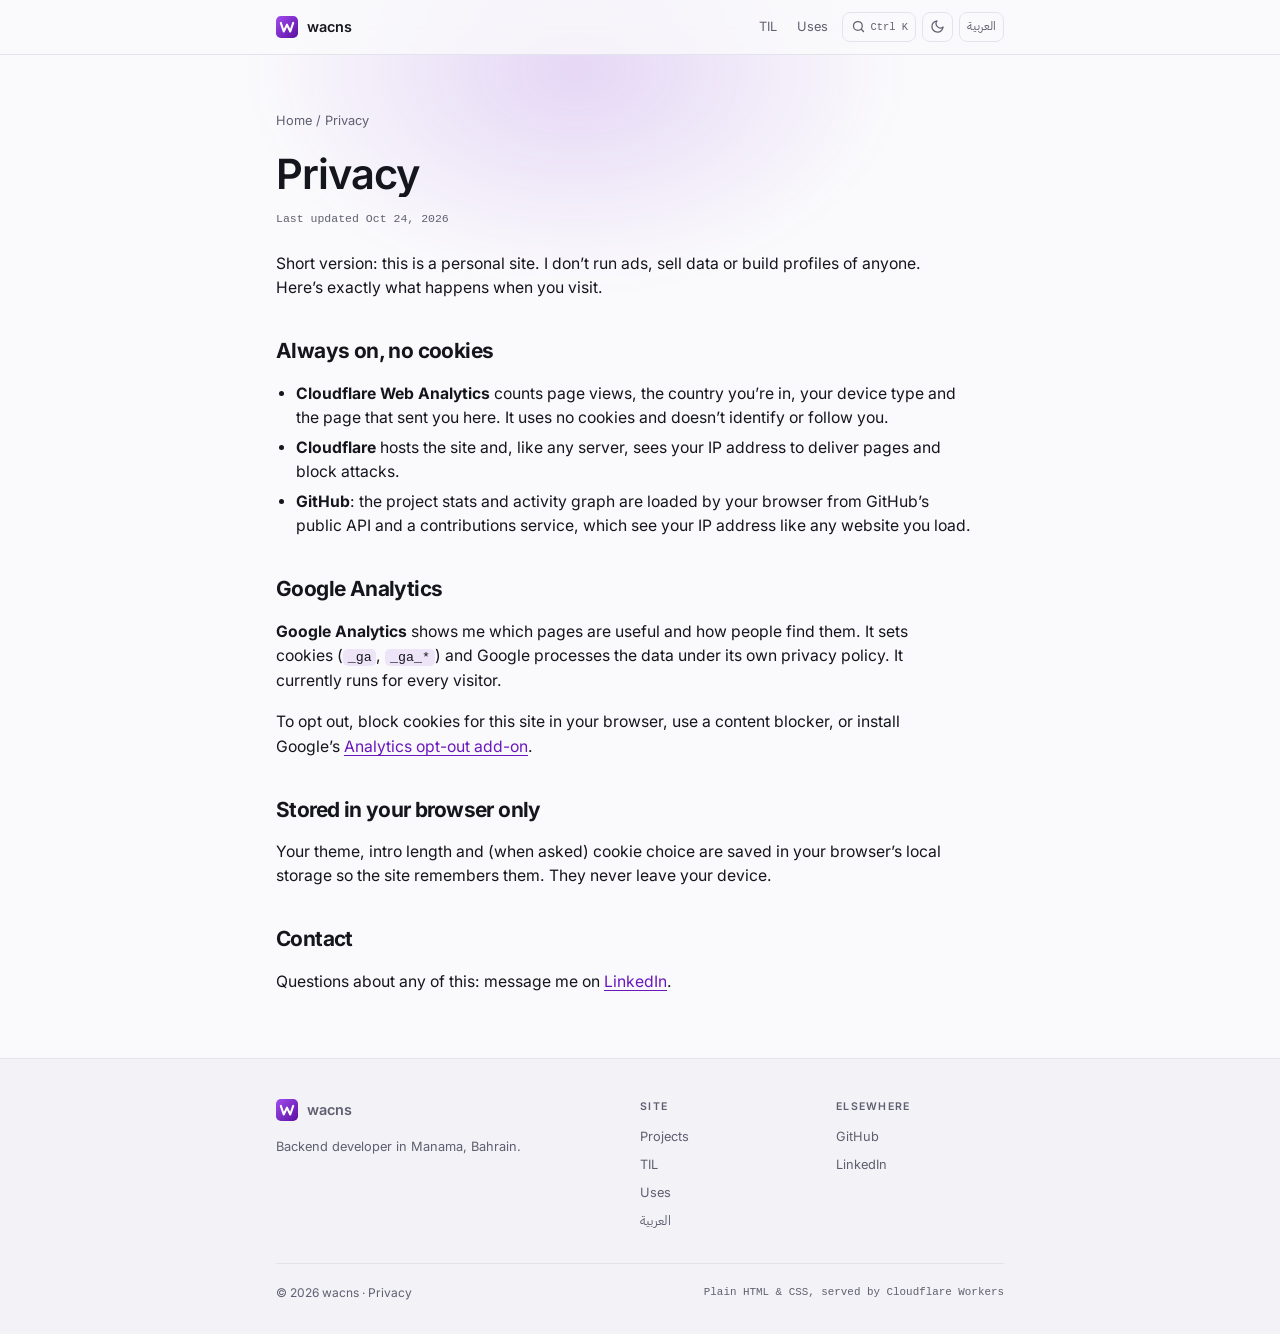
<file: privacy/index.html>
<!DOCTYPE html>
<html lang="en">
<head>
  <meta charset="utf-8">
  <meta name="viewport" content="width=device-width, initial-scale=1">
  <title>Privacy — wacns</title>
  <meta name="description" content="What this site collects, and what it doesn’t.">
  <meta name="theme-color" content="#0a0a0f">
  <link rel="icon" href="/favicon.svg" type="image/svg+xml">
  <link rel="canonical" href="https://wacns.com/privacy/">
  <meta property="og:type" content="website">
  <meta property="og:url" content="https://wacns.com/privacy/">
  <meta property="og:title" content="Privacy — wacns">
  <meta property="og:description" content="What this site collects, and what it doesn’t.">
  <meta property="og:image" content="https://wacns.com/og.png">
  <meta property="og:image:width" content="1200">
  <meta property="og:image:height" content="630">
  <meta name="twitter:card" content="summary_large_image">
  <script>(function(){if(/\.github\.io$/.test(location.hostname)){location.replace('https://wacns.com'+location.pathname+location.search+location.hash);return;}var d=document.documentElement,t=null;d.classList.add('js');try{t=localStorage.getItem('theme');}catch(e){}if(t!=='light'&&t!=='dark'){t=window.matchMedia&&matchMedia('(prefers-color-scheme: light)').matches?'light':'dark';}d.setAttribute('data-theme',t);try{if(localStorage.getItem('intro')==='long')d.setAttribute('data-intro','long');}catch(e){}})();</script>
  <link rel="preload" href="/assets/fonts/inter-latin-var.woff2" as="font" type="font/woff2" crossorigin>
  <link rel="stylesheet" href="/assets/site.css?v=4772c7702b">
</head>
<body>
  <div class="hero-fx" aria-hidden="true"><div class="hero-glow"></div></div>
  <a class="skip-link" href="#content">Skip to content</a>
  <header class="topbar solid" id="topbar">
    <div class="wrap">
      <a class="brand" href="/"><img src="/favicon.svg" alt="">wacns</a>
      <div class="topbar-right">
        <nav class="topnav" aria-label="Sections">
        <a href="/til/">TIL</a>
        <a href="/uses/">Uses</a>
        </nav>
        <button type="button" class="icon-btn" id="paletteBtn" aria-label="Search and commands" aria-haspopup="dialog">
          <svg viewBox="0 0 24 24" aria-hidden="true"><circle cx="11" cy="11" r="7"/><path d="m20 20-3.5-3.5"/></svg><kbd>Ctrl K</kbd>
        </button>
        <button type="button" class="icon-btn" id="themeBtn" aria-label="Switch theme">
          <svg class="theme-dark-only" viewBox="0 0 24 24" aria-hidden="true"><circle cx="12" cy="12" r="4"/><path d="M12 2v2M12 20v2M4.9 4.9l1.4 1.4M17.7 17.7l1.4 1.4M2 12h2M20 12h2M4.9 19.1l1.4-1.4M17.7 6.3l1.4-1.4"/></svg>
          <svg class="theme-light-only" viewBox="0 0 24 24" aria-hidden="true"><path d="M21 12.8A9 9 0 1 1 11.2 3a7 7 0 0 0 9.8 9.8z"/></svg>
        </button>
        <a class="icon-btn" href="/ar/" hreflang="ar" aria-label="Read this page in Arabic" lang="ar">العربية</a>
      </div>
    </div>
  </header>

  <main id="content">
    <div class="wrap page-head">
      <p class="crumbs"><a href="/">Home</a> / Privacy</p>
      <h1>Privacy</h1>
      <p class="page-meta">Last updated <time datetime="2026-10-24">Oct 24, 2026</time></p>
    </div>
    <article class="wrap prose">
      <p>Short version: this is a personal site. I don’t run ads, sell data or build profiles of anyone. Here’s exactly what happens when you visit.</p>

      <h2>Always on, no cookies</h2>
      <ul>
        <li><strong>Cloudflare Web Analytics</strong> counts page views, the country you’re in, your device type and the page that sent you here. It uses no cookies and doesn’t identify or follow you.</li>
        <li><strong>Cloudflare</strong> hosts the site and, like any server, sees your IP address to deliver pages and block attacks.</li>
        <li><strong>GitHub</strong>: the project stats and activity graph are loaded by your browser from GitHub’s public API and a contributions service, which see your IP address like any website you load.</li>
      </ul>

      <h2>Google Analytics</h2>
      <p><strong>Google Analytics</strong> shows me which pages are useful and how people find them. It sets cookies (<code>_ga</code>, <code>_ga_*</code>) and Google processes the data under its own privacy policy. It currently runs for every visitor.</p>
      <p>To opt out, block cookies for this site in your browser, use a content blocker, or install Google’s <a href="https://tools.google.com/dlpage/gaoptout" target="_blank" rel="noopener">Analytics opt-out add-on</a>.</p>

      <h2>Stored in your browser only</h2>
      <p>Your theme, intro length and (when asked) cookie choice are saved in your browser’s local storage so the site remembers them. They never leave your device.</p>

      <h2>Contact</h2>
      <p>Questions about any of this: message me on <a href="https://www.linkedin.com/in/abdullah-mohammed-137928219" target="_blank" rel="noopener">LinkedIn</a>.</p>
    </article>
  </main>

  <footer>
    <div class="wrap">
      <div class="footer-grid">
        <div class="footer-about">
          <a class="brand" href="/"><img src="/favicon.svg" alt="">wacns</a>
          <p>Backend developer in Manama, Bahrain.</p>
        </div>
        <div class="footer-col">
          <h3>Site</h3>
          <ul>
            <li><a href="/#projects">Projects</a></li>
            <li><a href="/til/">TIL</a></li>
            <li><a href="/uses/">Uses</a></li>
            <li><a href="/ar/" lang="ar" hreflang="ar">العربية</a></li>
          </ul>
        </div>
        <div class="footer-col">
          <h3>Elsewhere</h3>
          <ul>
            <li><a href="https://github.com/wacns" target="_blank" rel="noopener">GitHub</a></li>
            <li><a href="https://www.linkedin.com/in/abdullah-mohammed-137928219" target="_blank" rel="noopener">LinkedIn</a></li>
          </ul>
        </div>
      </div>
      <div class="footer-bottom">
        <span>© 2026 wacns · <a href="/privacy/">Privacy</a><button type="button" class="link-btn" id="cookieSettings" hidden> · Cookie settings</button></span>
        <span class="colophon">Plain HTML &amp; CSS, served by Cloudflare Workers<br><span id="lastDeploy" hidden></span></span>
      </div>
    </div>
  </footer>
  <div class="palette" id="palette" role="dialog" aria-modal="true" aria-label="Command palette" hidden>
    <div class="palette-box">
      <input class="palette-input" type="text" role="combobox" aria-expanded="true" aria-controls="paletteList" aria-autocomplete="list" aria-label="Search and commands" autocomplete="off" spellcheck="false">
      <!-- [html-validate-disable-next prefer-native-element -- filterable command list; a native select can't type-to-filter] -->
      <ul class="palette-list" id="paletteList" role="listbox" aria-label="Search and commands"></ul>
      <div class="palette-hint" aria-hidden="true"></div>
    </div>
  </div>
  <div class="toast" id="toast" role="status" aria-live="polite"></div>
  <section class="consent" id="consent" aria-label="Cookie consent" hidden>
    <p>I use Google Analytics to see which pages are useful. It sets cookies, so it only runs if you allow it. <a href="/privacy/">Privacy</a></p>
    <div class="consent-actions">
      <button type="button" class="btn btn-ghost" data-consent="denied">No thanks</button>
      <button type="button" class="btn btn-ghost" data-consent="granted">Allow</button>
    </div>
  </section>

  <script src="/assets/site.js?v=b5a82e22a1" defer></script>
</body>
</html>
</file>
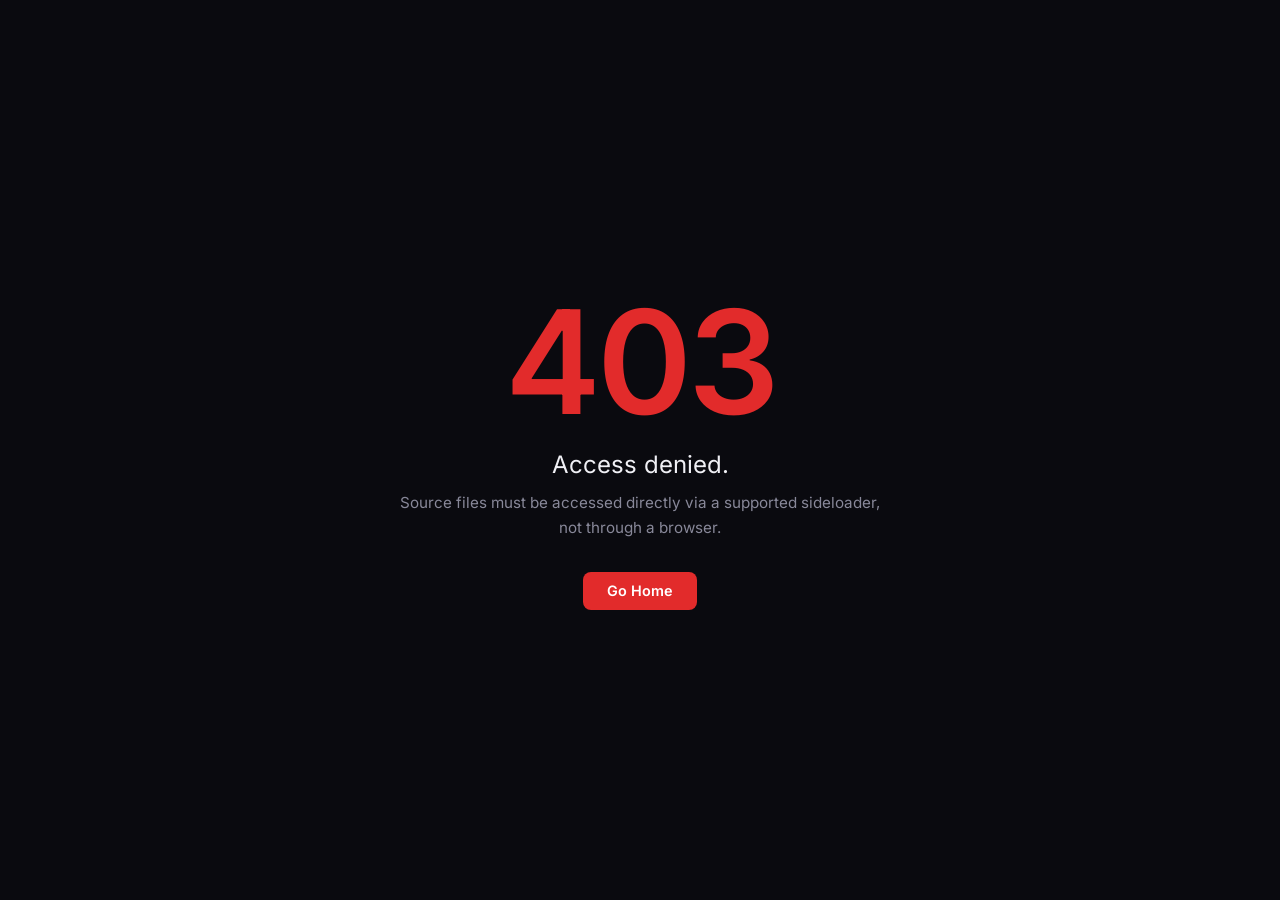
<file: stremio-source/index.html>
<!DOCTYPE html>
<html lang="en">
<head>
  <meta charset="utf-8">
  <meta http-equiv="refresh" content="0;url=/403.html">
  <script>window.location.replace('/403.html');</script>
</head>
<body></body>
</html>
</file>
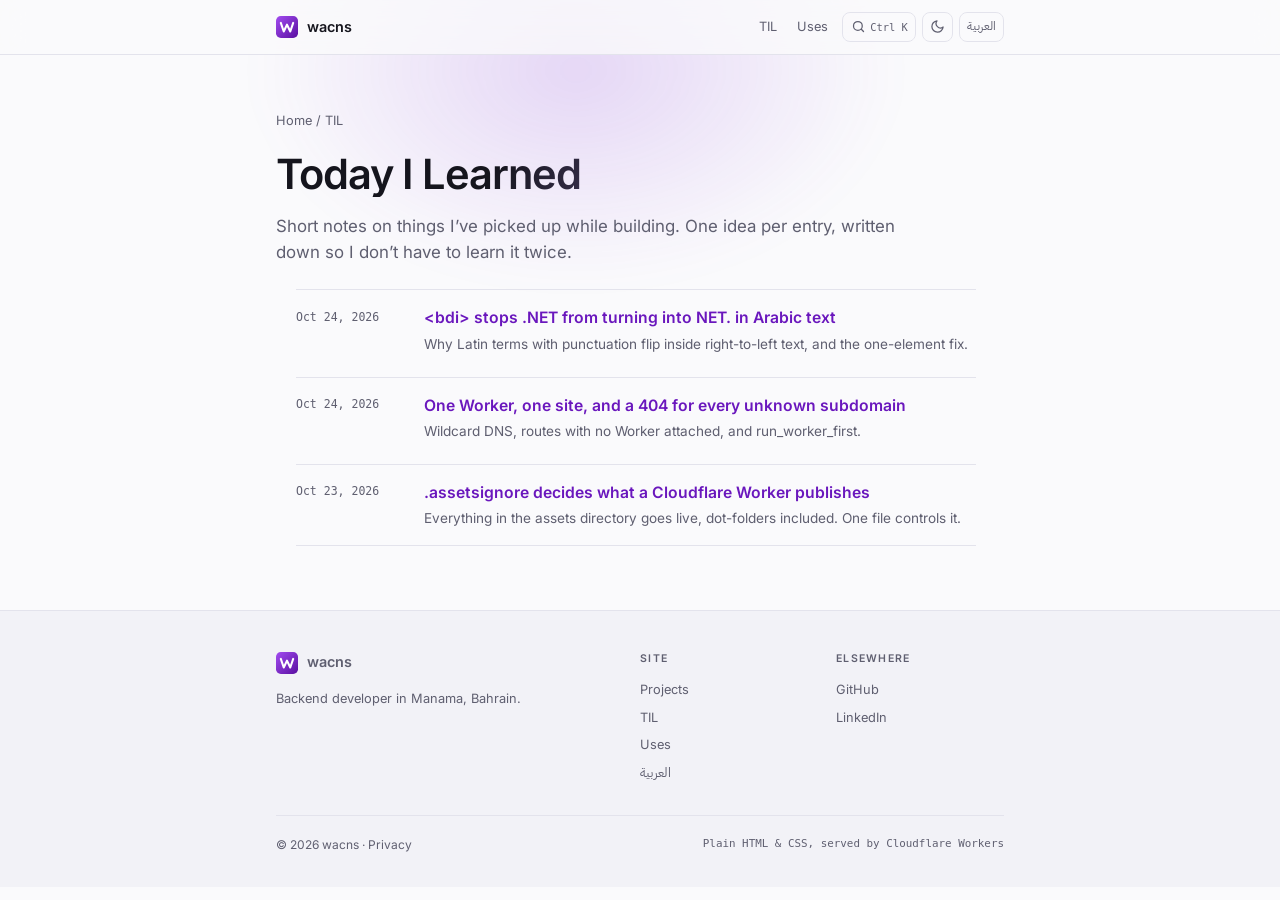
<file: til/index.html>
<!DOCTYPE html>
<html lang="en">
<head>
  <meta charset="utf-8">
  <meta name="viewport" content="width=device-width, initial-scale=1">
  <title>Today I Learned — wacns</title>
  <meta name="description" content="Short notes on things I’ve picked up while building, one idea per entry.">
  <meta name="theme-color" content="#0a0a0f">
  <link rel="icon" href="/favicon.svg" type="image/svg+xml">
  <link rel="canonical" href="https://wacns.com/til/">
  <meta property="og:type" content="website">
  <meta property="og:url" content="https://wacns.com/til/">
  <meta property="og:title" content="Today I Learned — wacns">
  <meta property="og:description" content="Short notes on things I’ve picked up while building, one idea per entry.">
  <meta property="og:image" content="https://wacns.com/til/og.png">
  <meta property="og:image:width" content="1200">
  <meta property="og:image:height" content="630">
  <meta name="twitter:card" content="summary_large_image">
  <script>(function(){if(/\.github\.io$/.test(location.hostname)){location.replace('https://wacns.com'+location.pathname+location.search+location.hash);return;}var d=document.documentElement,t=null;d.classList.add('js');try{t=localStorage.getItem('theme');}catch(e){}if(t!=='light'&&t!=='dark'){t=window.matchMedia&&matchMedia('(prefers-color-scheme: light)').matches?'light':'dark';}d.setAttribute('data-theme',t);try{if(localStorage.getItem('intro')==='long')d.setAttribute('data-intro','long');}catch(e){}})();</script>
  <link rel="preload" href="/assets/fonts/inter-latin-var.woff2" as="font" type="font/woff2" crossorigin>
  <link rel="stylesheet" href="/assets/site.css?v=4772c7702b">
</head>
<body>
  <div class="hero-fx" aria-hidden="true"><div class="hero-glow"></div></div>
  <a class="skip-link" href="#content">Skip to content</a>
  <header class="topbar solid" id="topbar">
    <div class="wrap">
      <a class="brand" href="/"><img src="/favicon.svg" alt="">wacns</a>
      <div class="topbar-right">
        <nav class="topnav" aria-label="Sections">
        <a href="/til/">TIL</a>
        <a href="/uses/">Uses</a>
        </nav>
        <button type="button" class="icon-btn" id="paletteBtn" aria-label="Search and commands" aria-haspopup="dialog">
          <svg viewBox="0 0 24 24" aria-hidden="true"><circle cx="11" cy="11" r="7"/><path d="m20 20-3.5-3.5"/></svg><kbd>Ctrl K</kbd>
        </button>
        <button type="button" class="icon-btn" id="themeBtn" aria-label="Switch theme">
          <svg class="theme-dark-only" viewBox="0 0 24 24" aria-hidden="true"><circle cx="12" cy="12" r="4"/><path d="M12 2v2M12 20v2M4.9 4.9l1.4 1.4M17.7 17.7l1.4 1.4M2 12h2M20 12h2M4.9 19.1l1.4-1.4M17.7 6.3l1.4-1.4"/></svg>
          <svg class="theme-light-only" viewBox="0 0 24 24" aria-hidden="true"><path d="M21 12.8A9 9 0 1 1 11.2 3a7 7 0 0 0 9.8 9.8z"/></svg>
        </button>
        <a class="icon-btn" href="/ar/" hreflang="ar" aria-label="Read this page in Arabic" lang="ar">العربية</a>
      </div>
    </div>
  </header>

  <main id="content">
    <div class="wrap page-head">
      <p class="crumbs"><a href="/">Home</a> / TIL</p>
      <h1>Today I Learned</h1>
      <p class="lede">Short notes on things I’ve picked up while building. One idea per entry, written down so I don’t have to learn it twice.</p>
    </div>
    <article class="wrap prose">
      <ul class="note-list">
        <li><a href="/til/bdi-rtl/">
          <time class="note-date" datetime="2026-10-24">Oct 24, 2026</time>
          <span><span class="note-title">&lt;bdi&gt; stops .NET from turning into NET. in Arabic text</span><span class="note-sum">Why Latin terms with punctuation flip inside right-to-left text, and the one-element fix.</span></span>
        </a></li>
        <li><a href="/til/worker-subdomain-catch-all/">
          <time class="note-date" datetime="2026-10-24">Oct 24, 2026</time>
          <span><span class="note-title">One Worker, one site, and a 404 for every unknown subdomain</span><span class="note-sum">Wildcard DNS, routes with no Worker attached, and run_worker_first.</span></span>
        </a></li>
        <li><a href="/til/assetsignore/">
          <time class="note-date" datetime="2026-10-23">Oct 23, 2026</time>
          <span><span class="note-title">.assetsignore decides what a Cloudflare Worker publishes</span><span class="note-sum">Everything in the assets directory goes live, dot-folders included. One file controls it.</span></span>
        </a></li>
      </ul>
    </article>
  </main>

  <footer>
    <div class="wrap">
      <div class="footer-grid">
        <div class="footer-about">
          <a class="brand" href="/"><img src="/favicon.svg" alt="">wacns</a>
          <p>Backend developer in Manama, Bahrain.</p>
        </div>
        <div class="footer-col">
          <h3>Site</h3>
          <ul>
            <li><a href="/#projects">Projects</a></li>
            <li><a href="/til/">TIL</a></li>
            <li><a href="/uses/">Uses</a></li>
            <li><a href="/ar/" lang="ar" hreflang="ar">العربية</a></li>
          </ul>
        </div>
        <div class="footer-col">
          <h3>Elsewhere</h3>
          <ul>
            <li><a href="https://github.com/wacns" target="_blank" rel="noopener">GitHub</a></li>
            <li><a href="https://www.linkedin.com/in/abdullah-mohammed-137928219" target="_blank" rel="noopener">LinkedIn</a></li>
          </ul>
        </div>
      </div>
      <div class="footer-bottom">
        <span>© 2026 wacns · <a href="/privacy/">Privacy</a><button type="button" class="link-btn" id="cookieSettings" hidden> · Cookie settings</button></span>
        <span class="colophon">Plain HTML &amp; CSS, served by Cloudflare Workers<br><span id="lastDeploy" hidden></span></span>
      </div>
    </div>
  </footer>
  <div class="palette" id="palette" role="dialog" aria-modal="true" aria-label="Command palette" hidden>
    <div class="palette-box">
      <input class="palette-input" type="text" role="combobox" aria-expanded="true" aria-controls="paletteList" aria-autocomplete="list" aria-label="Search and commands" autocomplete="off" spellcheck="false">
      <!-- [html-validate-disable-next prefer-native-element -- filterable command list; a native select can't type-to-filter] -->
      <ul class="palette-list" id="paletteList" role="listbox" aria-label="Search and commands"></ul>
      <div class="palette-hint" aria-hidden="true"></div>
    </div>
  </div>
  <div class="toast" id="toast" role="status" aria-live="polite"></div>
  <section class="consent" id="consent" aria-label="Cookie consent" hidden>
    <p>I use Google Analytics to see which pages are useful. It sets cookies, so it only runs if you allow it. <a href="/privacy/">Privacy</a></p>
    <div class="consent-actions">
      <button type="button" class="btn btn-ghost" data-consent="denied">No thanks</button>
      <button type="button" class="btn btn-ghost" data-consent="granted">Allow</button>
    </div>
  </section>

  <script src="/assets/site.js?v=b5a82e22a1" defer></script>
</body>
</html>
</file>
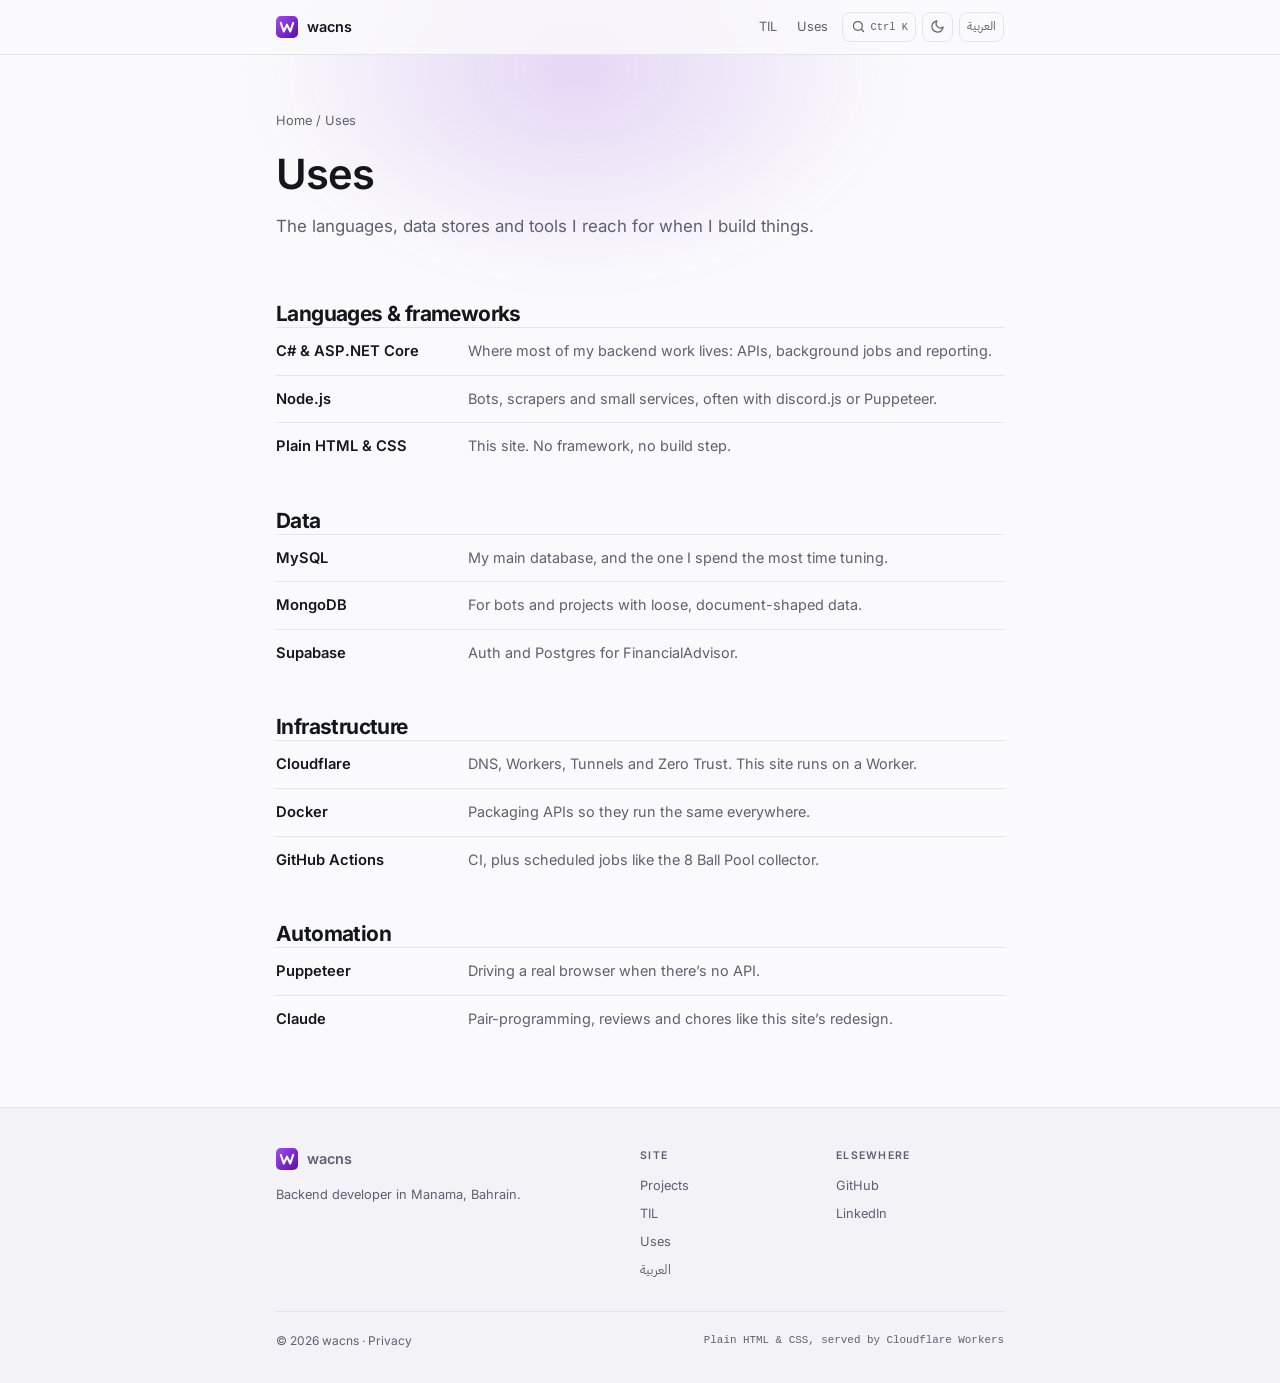
<file: uses/index.html>
<!DOCTYPE html>
<html lang="en">
<head>
  <meta charset="utf-8">
  <meta name="viewport" content="width=device-width, initial-scale=1">
  <title>Uses — wacns</title>
  <meta name="description" content="The languages, data stores and tools I use to build things.">
  <meta name="theme-color" content="#0a0a0f">
  <link rel="icon" href="/favicon.svg" type="image/svg+xml">
  <link rel="canonical" href="https://wacns.com/uses/">
  <meta property="og:type" content="website">
  <meta property="og:url" content="https://wacns.com/uses/">
  <meta property="og:title" content="Uses — wacns">
  <meta property="og:description" content="The languages, data stores and tools I use to build things.">
  <meta property="og:image" content="https://wacns.com/uses/og.png">
  <meta property="og:image:width" content="1200">
  <meta property="og:image:height" content="630">
  <meta name="twitter:card" content="summary_large_image">
  <script>(function(){if(/\.github\.io$/.test(location.hostname)){location.replace('https://wacns.com'+location.pathname+location.search+location.hash);return;}var d=document.documentElement,t=null;d.classList.add('js');try{t=localStorage.getItem('theme');}catch(e){}if(t!=='light'&&t!=='dark'){t=window.matchMedia&&matchMedia('(prefers-color-scheme: light)').matches?'light':'dark';}d.setAttribute('data-theme',t);try{if(localStorage.getItem('intro')==='long')d.setAttribute('data-intro','long');}catch(e){}})();</script>
  <link rel="preload" href="/assets/fonts/inter-latin-var.woff2" as="font" type="font/woff2" crossorigin>
  <link rel="stylesheet" href="/assets/site.css?v=4772c7702b">
</head>
<body>
  <div class="hero-fx" aria-hidden="true"><div class="hero-glow"></div></div>
  <a class="skip-link" href="#content">Skip to content</a>
  <header class="topbar solid" id="topbar">
    <div class="wrap">
      <a class="brand" href="/"><img src="/favicon.svg" alt="">wacns</a>
      <div class="topbar-right">
        <nav class="topnav" aria-label="Sections">
        <a href="/til/">TIL</a>
        <a href="/uses/">Uses</a>
        </nav>
        <button type="button" class="icon-btn" id="paletteBtn" aria-label="Search and commands" aria-haspopup="dialog">
          <svg viewBox="0 0 24 24" aria-hidden="true"><circle cx="11" cy="11" r="7"/><path d="m20 20-3.5-3.5"/></svg><kbd>Ctrl K</kbd>
        </button>
        <button type="button" class="icon-btn" id="themeBtn" aria-label="Switch theme">
          <svg class="theme-dark-only" viewBox="0 0 24 24" aria-hidden="true"><circle cx="12" cy="12" r="4"/><path d="M12 2v2M12 20v2M4.9 4.9l1.4 1.4M17.7 17.7l1.4 1.4M2 12h2M20 12h2M4.9 19.1l1.4-1.4M17.7 6.3l1.4-1.4"/></svg>
          <svg class="theme-light-only" viewBox="0 0 24 24" aria-hidden="true"><path d="M21 12.8A9 9 0 1 1 11.2 3a7 7 0 0 0 9.8 9.8z"/></svg>
        </button>
        <a class="icon-btn" href="/ar/" hreflang="ar" aria-label="Read this page in Arabic" lang="ar">العربية</a>
      </div>
    </div>
  </header>

  <main id="content">
    <div class="wrap page-head">
      <p class="crumbs"><a href="/">Home</a> / Uses</p>
      <h1>Uses</h1>
      <p class="lede">The languages, data stores and tools I reach for when I build things.</p>
    </div>
    <article class="wrap prose">
      <section class="uses-group">
        <h2>Languages &amp; frameworks</h2>
        <ul class="uses-list">
          <li><strong>C# &amp; ASP.NET Core</strong><span>Where most of my backend work lives: APIs, background jobs and reporting.</span></li>
          <li><strong>Node.js</strong><span>Bots, scrapers and small services, often with discord.js or Puppeteer.</span></li>
          <li><strong>Plain HTML &amp; CSS</strong><span>This site. No framework, no build step.</span></li>
        </ul>
      </section>
      <section class="uses-group">
        <h2>Data</h2>
        <ul class="uses-list">
          <li><strong>MySQL</strong><span>My main database, and the one I spend the most time tuning.</span></li>
          <li><strong>MongoDB</strong><span>For bots and projects with loose, document-shaped data.</span></li>
          <li><strong>Supabase</strong><span>Auth and Postgres for FinancialAdvisor.</span></li>
        </ul>
      </section>
      <section class="uses-group">
        <h2>Infrastructure</h2>
        <ul class="uses-list">
          <li><strong>Cloudflare</strong><span>DNS, Workers, Tunnels and Zero Trust. This site runs on a Worker.</span></li>
          <li><strong>Docker</strong><span>Packaging APIs so they run the same everywhere.</span></li>
          <li><strong>GitHub Actions</strong><span>CI, plus scheduled jobs like the 8 Ball Pool collector.</span></li>
        </ul>
      </section>
      <section class="uses-group">
        <h2>Automation</h2>
        <ul class="uses-list">
          <li><strong>Puppeteer</strong><span>Driving a real browser when there’s no API.</span></li>
          <li><strong>Claude</strong><span>Pair-programming, reviews and chores like this site’s redesign.</span></li>
        </ul>
      </section>
    </article>
  </main>

  <footer>
    <div class="wrap">
      <div class="footer-grid">
        <div class="footer-about">
          <a class="brand" href="/"><img src="/favicon.svg" alt="">wacns</a>
          <p>Backend developer in Manama, Bahrain.</p>
        </div>
        <div class="footer-col">
          <h3>Site</h3>
          <ul>
            <li><a href="/#projects">Projects</a></li>
            <li><a href="/til/">TIL</a></li>
            <li><a href="/uses/">Uses</a></li>
            <li><a href="/ar/" lang="ar" hreflang="ar">العربية</a></li>
          </ul>
        </div>
        <div class="footer-col">
          <h3>Elsewhere</h3>
          <ul>
            <li><a href="https://github.com/wacns" target="_blank" rel="noopener">GitHub</a></li>
            <li><a href="https://www.linkedin.com/in/abdullah-mohammed-137928219" target="_blank" rel="noopener">LinkedIn</a></li>
          </ul>
        </div>
      </div>
      <div class="footer-bottom">
        <span>© 2026 wacns · <a href="/privacy/">Privacy</a><button type="button" class="link-btn" id="cookieSettings" hidden> · Cookie settings</button></span>
        <span class="colophon">Plain HTML &amp; CSS, served by Cloudflare Workers<br><span id="lastDeploy" hidden></span></span>
      </div>
    </div>
  </footer>
  <div class="palette" id="palette" role="dialog" aria-modal="true" aria-label="Command palette" hidden>
    <div class="palette-box">
      <input class="palette-input" type="text" role="combobox" aria-expanded="true" aria-controls="paletteList" aria-autocomplete="list" aria-label="Search and commands" autocomplete="off" spellcheck="false">
      <!-- [html-validate-disable-next prefer-native-element -- filterable command list; a native select can't type-to-filter] -->
      <ul class="palette-list" id="paletteList" role="listbox" aria-label="Search and commands"></ul>
      <div class="palette-hint" aria-hidden="true"></div>
    </div>
  </div>
  <div class="toast" id="toast" role="status" aria-live="polite"></div>
  <section class="consent" id="consent" aria-label="Cookie consent" hidden>
    <p>I use Google Analytics to see which pages are useful. It sets cookies, so it only runs if you allow it. <a href="/privacy/">Privacy</a></p>
    <div class="consent-actions">
      <button type="button" class="btn btn-ghost" data-consent="denied">No thanks</button>
      <button type="button" class="btn btn-ghost" data-consent="granted">Allow</button>
    </div>
  </section>

  <script src="/assets/site.js?v=b5a82e22a1" defer></script>
</body>
</html>
</file>
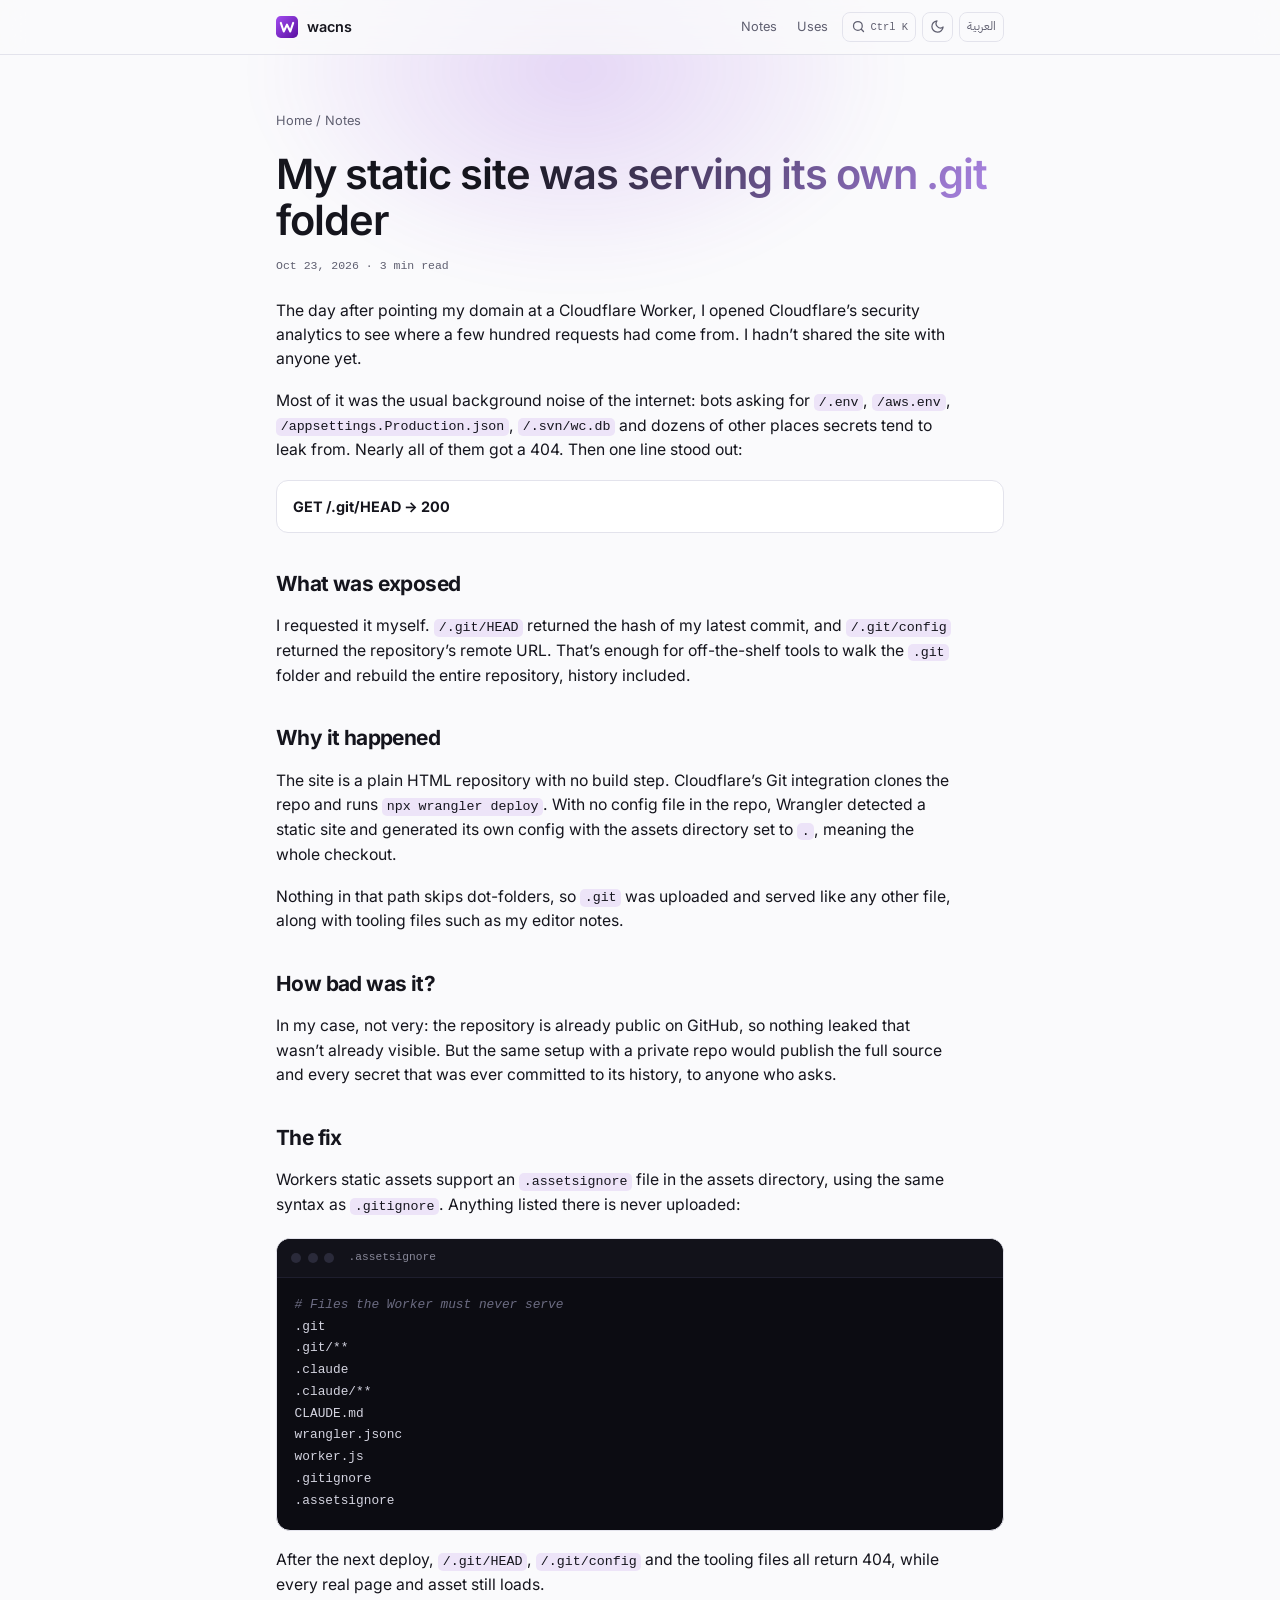
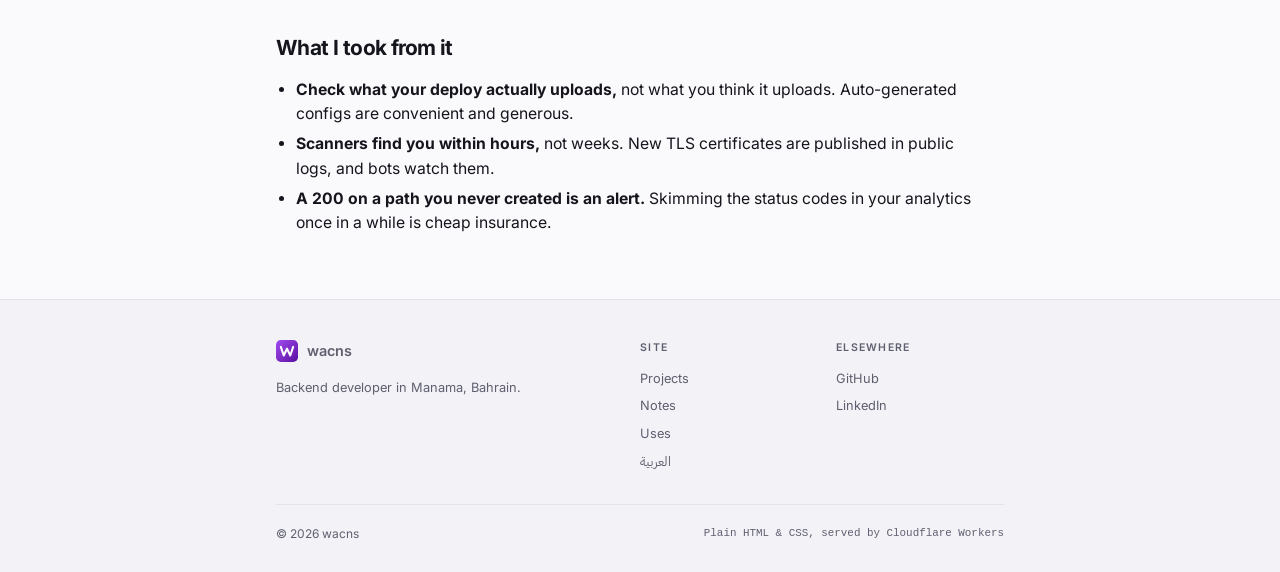
<file: notes/git-folder-exposed/index.html>
<!DOCTYPE html>
<html lang="en">
<head>
  <meta charset="utf-8">
  <meta name="viewport" content="width=device-width, initial-scale=1">
  <title>My static site was serving its own .git folder — wacns</title>
  <meta name="description" content="Cloudflare analytics showed scanners getting a 200 for /.git/HEAD. Why it happened and the one-file fix.">
  <meta name="theme-color" content="#0a0a0f">
  <link rel="icon" href="/favicon.svg" type="image/svg+xml">
  <link rel="canonical" href="https://wacns.com/notes/git-folder-exposed/">
  <meta property="og:type" content="website">
  <meta property="og:url" content="https://wacns.com/notes/git-folder-exposed/">
  <meta property="og:title" content="My static site was serving its own .git folder — wacns">
  <meta property="og:description" content="Cloudflare analytics showed scanners getting a 200 for /.git/HEAD. Why it happened and the one-file fix.">
  <meta property="og:image" content="https://wacns.com/og.png">
  <meta property="og:image:width" content="1200">
  <meta property="og:image:height" content="630">
  <meta name="twitter:card" content="summary_large_image">
  <script>(function(){var d=document.documentElement,t=null;d.classList.add('js');try{t=localStorage.getItem('theme');}catch(e){}if(t!=='light'&&t!=='dark'){t=window.matchMedia&&matchMedia('(prefers-color-scheme: light)').matches?'light':'dark';}d.setAttribute('data-theme',t);})();</script>
  <link rel="preconnect" href="https://fonts.googleapis.com">
  <link rel="preconnect" href="https://fonts.gstatic.com" crossorigin>
  <link href="https://fonts.googleapis.com/css2?family=Inter:wght@300;400;500;600;700&amp;display=swap" rel="stylesheet">
  <link rel="stylesheet" href="/assets/site.css">
  <script type="application/ld+json">
  {"@context": "https://schema.org", "@type": "BlogPosting", "headline": "My static site was serving its own .git folder", "description": "Cloudflare analytics showed scanners getting a 200 for /.git/HEAD. Why it happened and the one-file fix.", "datePublished": "2026-10-23", "url": "https://wacns.com/notes/git-folder-exposed/", "author": {"@type": "Person", "name": "Abdullah", "alternateName": "wacns", "url": "https://wacns.com/"}}
  </script>
</head>
<body>
  <div class="hero-fx" aria-hidden="true"><div class="hero-glow"></div></div>
  <a class="skip-link" href="#content">Skip to content</a>
  <header class="topbar solid" id="topbar">
    <div class="wrap">
      <a class="brand" href="/"><img src="/favicon.svg" alt="">wacns</a>
      <div class="topbar-right">
        <nav class="topnav" aria-label="Sections">
        <a href="/notes/">Notes</a>
        <a href="/uses/">Uses</a>
        </nav>
        <button type="button" class="icon-btn" id="paletteBtn" aria-label="Search and commands" aria-haspopup="dialog">
          <svg viewBox="0 0 24 24" aria-hidden="true"><circle cx="11" cy="11" r="7"/><path d="m20 20-3.5-3.5"/></svg><kbd>Ctrl K</kbd>
        </button>
        <button type="button" class="icon-btn" id="themeBtn" aria-label="Switch theme">
          <svg class="theme-dark-only" viewBox="0 0 24 24" aria-hidden="true"><circle cx="12" cy="12" r="4"/><path d="M12 2v2M12 20v2M4.9 4.9l1.4 1.4M17.7 17.7l1.4 1.4M2 12h2M20 12h2M4.9 19.1l1.4-1.4M17.7 6.3l1.4-1.4"/></svg>
          <svg class="theme-light-only" viewBox="0 0 24 24" aria-hidden="true"><path d="M21 12.8A9 9 0 1 1 11.2 3a7 7 0 0 0 9.8 9.8z"/></svg>
        </button>
        <a class="icon-btn" href="/ar/" hreflang="ar" aria-label="Read this page in Arabic" lang="ar">العربية</a>
      </div>
    </div>
  </header>

  <main id="content">
    <div class="wrap page-head">
      <p class="crumbs"><a href="/">Home</a> / <a href="/notes/">Notes</a></p>
      <h1>My static site was serving its own .git folder</h1>
      <p class="page-meta"><time datetime="2026-10-23">Oct 23, 2026</time> · 3 min read</p>
    </div>
    <article class="wrap prose">
      <p>The day after pointing my domain at a Cloudflare Worker, I opened Cloudflare’s security analytics to see where a few hundred requests had come from. I hadn’t shared the site with anyone yet.</p>
      <p>Most of it was the usual background noise of the internet: bots asking for <code>/.env</code>, <code>/aws.env</code>, <code>/appsettings.Production.json</code>, <code>/.svn/wc.db</code> and dozens of other places secrets tend to leak from. Nearly all of them got a 404. Then one line stood out:</p>
      <div class="callout"><strong>GET /.git/HEAD → 200</strong></div>

      <h2>What was exposed</h2>
      <p>I requested it myself. <code>/.git/HEAD</code> returned the hash of my latest commit, and <code>/.git/config</code> returned the repository’s remote URL. That’s enough for off-the-shelf tools to walk the <code>.git</code> folder and rebuild the entire repository, history included.</p>

      <h2>Why it happened</h2>
      <p>The site is a plain HTML repository with no build step. Cloudflare’s Git integration clones the repo and runs <code>npx wrangler deploy</code>. With no config file in the repo, Wrangler detected a static site and generated its own config with the assets directory set to <code>.</code>, meaning the whole checkout.</p>
      <p>Nothing in that path skips dot-folders, so <code>.git</code> was uploaded and served like any other file, along with tooling files such as my editor notes.</p>

      <h2>How bad was it?</h2>
      <p>In my case, not very: the repository is already public on GitHub, so nothing leaked that wasn’t already visible. But the same setup with a private repo would publish the full source and every secret that was ever committed to its history, to anyone who asks.</p>

      <h2>The fix</h2>
      <p>Workers static assets support an <code>.assetsignore</code> file in the assets directory, using the same syntax as <code>.gitignore</code>. Anything listed there is never uploaded:</p>
      <div class="code-card">
        <div class="code-bar" aria-hidden="true"><i></i><i></i><i></i><span>.assetsignore</span></div>
<pre><code><span class="tk-cm"># Files the Worker must never serve</span>
.git
.git/**
.claude
.claude/**
CLAUDE.md
wrangler.jsonc
worker.js
.gitignore
.assetsignore</code></pre>
      </div>
      <p>After the next deploy, <code>/.git/HEAD</code>, <code>/.git/config</code> and the tooling files all return 404, while every real page and asset still loads.</p>

      <h2>What I took from it</h2>
      <ul>
        <li><strong>Check what your deploy actually uploads,</strong> not what you think it uploads. Auto-generated configs are convenient and generous.</li>
        <li><strong>Scanners find you within hours,</strong> not weeks. New TLS certificates are published in public logs, and bots watch them.</li>
        <li><strong>A 200 on a path you never created is an alert.</strong> Skimming the status codes in your analytics once in a while is cheap insurance.</li>
      </ul>
    </article>
  </main>

  <footer>
    <div class="wrap">
      <div class="footer-grid">
        <div class="footer-about">
          <a class="brand" href="/"><img src="/favicon.svg" alt="">wacns</a>
          <p>Backend developer in Manama, Bahrain.</p>
        </div>
        <div class="footer-col">
          <h3>Site</h3>
          <ul>
            <li><a href="/#projects">Projects</a></li>
            <li><a href="/notes/">Notes</a></li>
            <li><a href="/uses/">Uses</a></li>
            <li><a href="/ar/" lang="ar" hreflang="ar">العربية</a></li>
          </ul>
        </div>
        <div class="footer-col">
          <h3>Elsewhere</h3>
          <ul>
            <li><a href="https://github.com/wacns" target="_blank" rel="noopener">GitHub</a></li>
            <li><a href="https://www.linkedin.com/in/abdullah-mohammed-137928219" target="_blank" rel="noopener">LinkedIn</a></li>
          </ul>
        </div>
      </div>
      <div class="footer-bottom">
        <span>© 2026 wacns</span>
        <span class="colophon">Plain HTML &amp; CSS, served by Cloudflare Workers<br><span id="lastDeploy" hidden></span></span>
      </div>
    </div>
  </footer>
  <div class="palette" id="palette" role="dialog" aria-modal="true" aria-label="Command palette" hidden>
    <div class="palette-box">
      <input class="palette-input" type="text" role="combobox" aria-expanded="true" aria-controls="paletteList" aria-autocomplete="list" aria-label="Search and commands" autocomplete="off" spellcheck="false">
      <!-- [html-validate-disable-next prefer-native-element -- filterable command list; a native select can't type-to-filter] -->
      <ul class="palette-list" id="paletteList" role="listbox" aria-label="Search and commands"></ul>
      <div class="palette-hint" aria-hidden="true"></div>
    </div>
  </div>
  <div class="toast" id="toast" role="status" aria-live="polite"></div>

  <script src="/assets/site.js" defer></script>
</body>
</html>
</file>
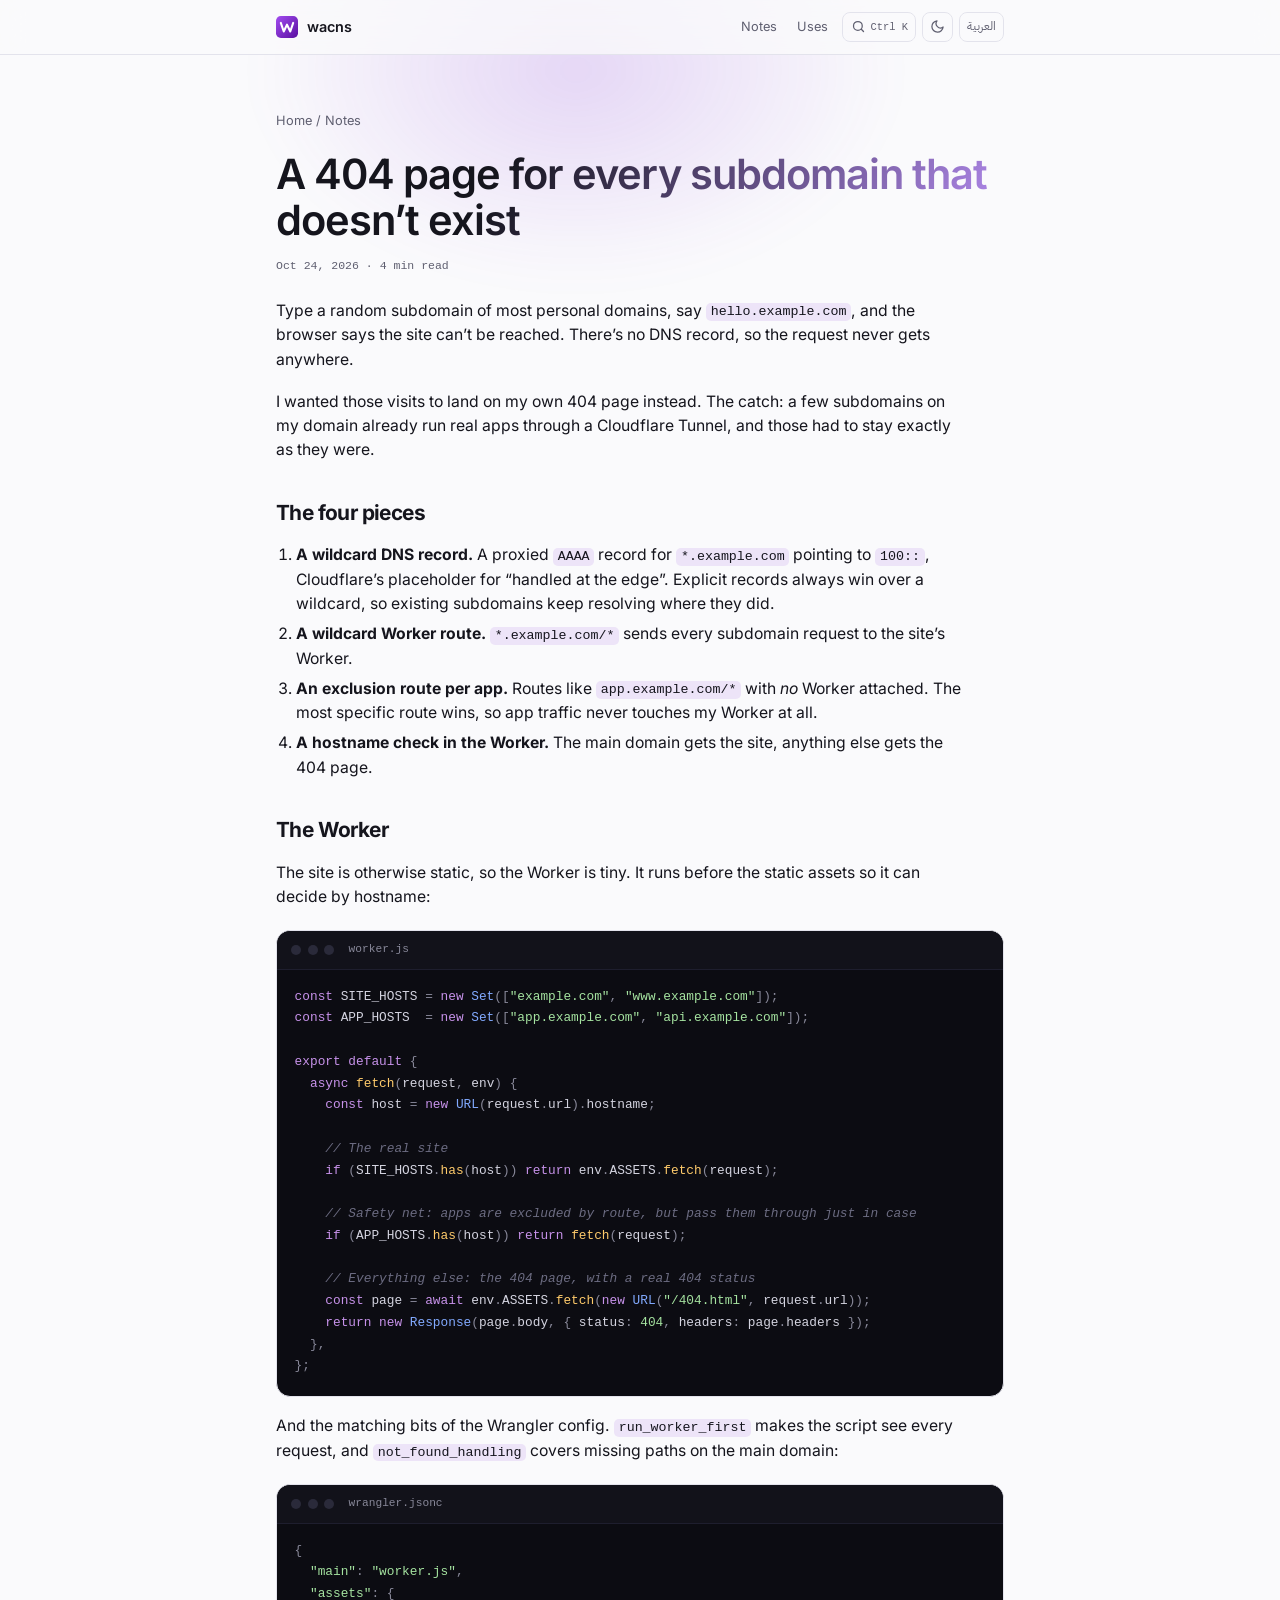
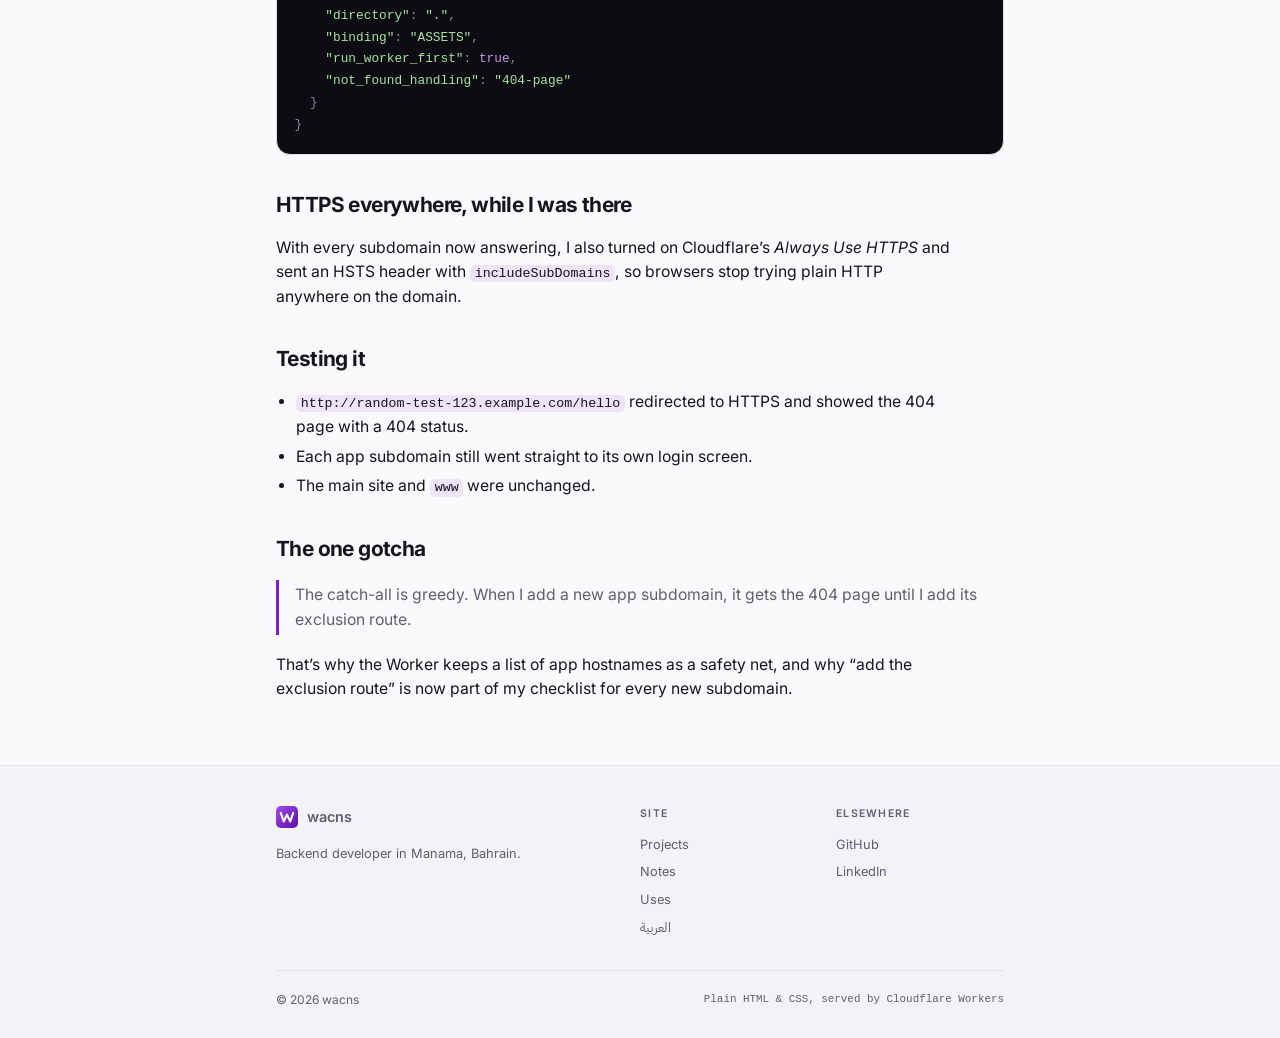
<file: notes/subdomain-404-worker/index.html>
<!DOCTYPE html>
<html lang="en">
<head>
  <meta charset="utf-8">
  <meta name="viewport" content="width=device-width, initial-scale=1">
  <title>A 404 page for every subdomain that doesn’t exist — wacns</title>
  <meta name="description" content="Wildcard DNS, a wildcard Worker route and a hostname check, while keeping my existing apps completely untouched.">
  <meta name="theme-color" content="#0a0a0f">
  <link rel="icon" href="/favicon.svg" type="image/svg+xml">
  <link rel="canonical" href="https://wacns.com/notes/subdomain-404-worker/">
  <meta property="og:type" content="website">
  <meta property="og:url" content="https://wacns.com/notes/subdomain-404-worker/">
  <meta property="og:title" content="A 404 page for every subdomain that doesn’t exist — wacns">
  <meta property="og:description" content="Wildcard DNS, a wildcard Worker route and a hostname check, while keeping my existing apps completely untouched.">
  <meta property="og:image" content="https://wacns.com/og.png">
  <meta property="og:image:width" content="1200">
  <meta property="og:image:height" content="630">
  <meta name="twitter:card" content="summary_large_image">
  <script>(function(){var d=document.documentElement,t=null;d.classList.add('js');try{t=localStorage.getItem('theme');}catch(e){}if(t!=='light'&&t!=='dark'){t=window.matchMedia&&matchMedia('(prefers-color-scheme: light)').matches?'light':'dark';}d.setAttribute('data-theme',t);})();</script>
  <link rel="preconnect" href="https://fonts.googleapis.com">
  <link rel="preconnect" href="https://fonts.gstatic.com" crossorigin>
  <link href="https://fonts.googleapis.com/css2?family=Inter:wght@300;400;500;600;700&amp;display=swap" rel="stylesheet">
  <link rel="stylesheet" href="/assets/site.css">
  <script type="application/ld+json">
  {"@context": "https://schema.org", "@type": "BlogPosting", "headline": "A 404 page for every subdomain that doesn’t exist", "description": "Wildcard DNS, a wildcard Worker route and a hostname check, while keeping my existing apps completely untouched.", "datePublished": "2026-10-24", "url": "https://wacns.com/notes/subdomain-404-worker/", "author": {"@type": "Person", "name": "Abdullah", "alternateName": "wacns", "url": "https://wacns.com/"}}
  </script>
</head>
<body>
  <div class="hero-fx" aria-hidden="true"><div class="hero-glow"></div></div>
  <a class="skip-link" href="#content">Skip to content</a>
  <header class="topbar solid" id="topbar">
    <div class="wrap">
      <a class="brand" href="/"><img src="/favicon.svg" alt="">wacns</a>
      <div class="topbar-right">
        <nav class="topnav" aria-label="Sections">
        <a href="/notes/">Notes</a>
        <a href="/uses/">Uses</a>
        </nav>
        <button type="button" class="icon-btn" id="paletteBtn" aria-label="Search and commands" aria-haspopup="dialog">
          <svg viewBox="0 0 24 24" aria-hidden="true"><circle cx="11" cy="11" r="7"/><path d="m20 20-3.5-3.5"/></svg><kbd>Ctrl K</kbd>
        </button>
        <button type="button" class="icon-btn" id="themeBtn" aria-label="Switch theme">
          <svg class="theme-dark-only" viewBox="0 0 24 24" aria-hidden="true"><circle cx="12" cy="12" r="4"/><path d="M12 2v2M12 20v2M4.9 4.9l1.4 1.4M17.7 17.7l1.4 1.4M2 12h2M20 12h2M4.9 19.1l1.4-1.4M17.7 6.3l1.4-1.4"/></svg>
          <svg class="theme-light-only" viewBox="0 0 24 24" aria-hidden="true"><path d="M21 12.8A9 9 0 1 1 11.2 3a7 7 0 0 0 9.8 9.8z"/></svg>
        </button>
        <a class="icon-btn" href="/ar/" hreflang="ar" aria-label="Read this page in Arabic" lang="ar">العربية</a>
      </div>
    </div>
  </header>

  <main id="content">
    <div class="wrap page-head">
      <p class="crumbs"><a href="/">Home</a> / <a href="/notes/">Notes</a></p>
      <h1>A 404 page for every subdomain that doesn’t exist</h1>
      <p class="page-meta"><time datetime="2026-10-24">Oct 24, 2026</time> · 4 min read</p>
    </div>
    <article class="wrap prose">
      <p>Type a random subdomain of most personal domains, say <code>hello.example.com</code>, and the browser says the site can’t be reached. There’s no DNS record, so the request never gets anywhere.</p>
      <p>I wanted those visits to land on my own 404 page instead. The catch: a few subdomains on my domain already run real apps through a Cloudflare Tunnel, and those had to stay exactly as they were.</p>

      <h2>The four pieces</h2>
      <ol>
        <li><strong>A wildcard DNS record.</strong> A proxied <code>AAAA</code> record for <code>*.example.com</code> pointing to <code>100::</code>, Cloudflare’s placeholder for “handled at the edge”. Explicit records always win over a wildcard, so existing subdomains keep resolving where they did.</li>
        <li><strong>A wildcard Worker route.</strong> <code>*.example.com/*</code> sends every subdomain request to the site’s Worker.</li>
        <li><strong>An exclusion route per app.</strong> Routes like <code>app.example.com/*</code> with <em>no</em> Worker attached. The most specific route wins, so app traffic never touches my Worker at all.</li>
        <li><strong>A hostname check in the Worker.</strong> The main domain gets the site, anything else gets the 404 page.</li>
      </ol>

      <h2>The Worker</h2>
      <p>The site is otherwise static, so the Worker is tiny. It runs before the static assets so it can decide by hostname:</p>
      <div class="code-card">
        <div class="code-bar" aria-hidden="true"><i></i><i></i><i></i><span>worker.js</span></div>
<pre><code><span class="tk-kw">const</span> SITE_HOSTS <span class="tk-pu">=</span> <span class="tk-kw">new</span> <span class="tk-ty">Set</span><span class="tk-pu">([</span><span class="tk-str">&quot;example.com&quot;</span><span class="tk-pu">,</span> <span class="tk-str">&quot;www.example.com&quot;</span><span class="tk-pu">]);</span>
<span class="tk-kw">const</span> APP_HOSTS  <span class="tk-pu">=</span> <span class="tk-kw">new</span> <span class="tk-ty">Set</span><span class="tk-pu">([</span><span class="tk-str">&quot;app.example.com&quot;</span><span class="tk-pu">,</span> <span class="tk-str">&quot;api.example.com&quot;</span><span class="tk-pu">]);</span>

<span class="tk-kw">export default</span> <span class="tk-pu">{</span>
  <span class="tk-kw">async</span> <span class="tk-fn">fetch</span><span class="tk-pu">(</span>request<span class="tk-pu">,</span> env<span class="tk-pu">) {</span>
    <span class="tk-kw">const</span> host <span class="tk-pu">=</span> <span class="tk-kw">new</span> <span class="tk-ty">URL</span><span class="tk-pu">(</span>request<span class="tk-pu">.</span>url<span class="tk-pu">).</span>hostname<span class="tk-pu">;</span>

    <span class="tk-cm">// The real site</span>
    <span class="tk-kw">if</span> <span class="tk-pu">(</span>SITE_HOSTS<span class="tk-pu">.</span><span class="tk-fn">has</span><span class="tk-pu">(</span>host<span class="tk-pu">))</span> <span class="tk-kw">return</span> env<span class="tk-pu">.</span>ASSETS<span class="tk-pu">.</span><span class="tk-fn">fetch</span><span class="tk-pu">(</span>request<span class="tk-pu">);</span>

    <span class="tk-cm">// Safety net: apps are excluded by route, but pass them through just in case</span>
    <span class="tk-kw">if</span> <span class="tk-pu">(</span>APP_HOSTS<span class="tk-pu">.</span><span class="tk-fn">has</span><span class="tk-pu">(</span>host<span class="tk-pu">))</span> <span class="tk-kw">return</span> <span class="tk-fn">fetch</span><span class="tk-pu">(</span>request<span class="tk-pu">);</span>

    <span class="tk-cm">// Everything else: the 404 page, with a real 404 status</span>
    <span class="tk-kw">const</span> page <span class="tk-pu">=</span> <span class="tk-kw">await</span> env<span class="tk-pu">.</span>ASSETS<span class="tk-pu">.</span><span class="tk-fn">fetch</span><span class="tk-pu">(</span><span class="tk-kw">new</span> <span class="tk-ty">URL</span><span class="tk-pu">(</span><span class="tk-str">&quot;/404.html&quot;</span><span class="tk-pu">,</span> request<span class="tk-pu">.</span>url<span class="tk-pu">));</span>
    <span class="tk-kw">return</span> <span class="tk-kw">new</span> <span class="tk-ty">Response</span><span class="tk-pu">(</span>page<span class="tk-pu">.</span>body<span class="tk-pu">, {</span> status<span class="tk-pu">:</span> <span class="tk-str">404</span><span class="tk-pu">,</span> headers<span class="tk-pu">:</span> page<span class="tk-pu">.</span>headers <span class="tk-pu">});</span>
  <span class="tk-pu">},</span>
<span class="tk-pu">};</span></code></pre>
      </div>
      <p>And the matching bits of the Wrangler config. <code>run_worker_first</code> makes the script see every request, and <code>not_found_handling</code> covers missing paths on the main domain:</p>
      <div class="code-card">
        <div class="code-bar" aria-hidden="true"><i></i><i></i><i></i><span>wrangler.jsonc</span></div>
<pre><code><span class="tk-pu">{</span>
  <span class="tk-str">&quot;main&quot;</span><span class="tk-pu">:</span> <span class="tk-str">&quot;worker.js&quot;</span><span class="tk-pu">,</span>
  <span class="tk-str">&quot;assets&quot;</span><span class="tk-pu">: {</span>
    <span class="tk-str">&quot;directory&quot;</span><span class="tk-pu">:</span> <span class="tk-str">&quot;.&quot;</span><span class="tk-pu">,</span>
    <span class="tk-str">&quot;binding&quot;</span><span class="tk-pu">:</span> <span class="tk-str">&quot;ASSETS&quot;</span><span class="tk-pu">,</span>
    <span class="tk-str">&quot;run_worker_first&quot;</span><span class="tk-pu">:</span> <span class="tk-kw">true</span><span class="tk-pu">,</span>
    <span class="tk-str">&quot;not_found_handling&quot;</span><span class="tk-pu">:</span> <span class="tk-str">&quot;404-page&quot;</span>
  <span class="tk-pu">}</span>
<span class="tk-pu">}</span></code></pre>
      </div>

      <h2>HTTPS everywhere, while I was there</h2>
      <p>With every subdomain now answering, I also turned on Cloudflare’s <em>Always Use HTTPS</em> and sent an HSTS header with <code>includeSubDomains</code>, so browsers stop trying plain HTTP anywhere on the domain.</p>

      <h2>Testing it</h2>
      <ul>
        <li><code>http://random-test-123.example.com/hello</code> redirected to HTTPS and showed the 404 page with a 404 status.</li>
        <li>Each app subdomain still went straight to its own login screen.</li>
        <li>The main site and <code>www</code> were unchanged.</li>
      </ul>

      <h2>The one gotcha</h2>
      <blockquote>The catch-all is greedy. When I add a new app subdomain, it gets the 404 page until I add its exclusion route.</blockquote>
      <p>That’s why the Worker keeps a list of app hostnames as a safety net, and why “add the exclusion route” is now part of my checklist for every new subdomain.</p>
    </article>
  </main>

  <footer>
    <div class="wrap">
      <div class="footer-grid">
        <div class="footer-about">
          <a class="brand" href="/"><img src="/favicon.svg" alt="">wacns</a>
          <p>Backend developer in Manama, Bahrain.</p>
        </div>
        <div class="footer-col">
          <h3>Site</h3>
          <ul>
            <li><a href="/#projects">Projects</a></li>
            <li><a href="/notes/">Notes</a></li>
            <li><a href="/uses/">Uses</a></li>
            <li><a href="/ar/" lang="ar" hreflang="ar">العربية</a></li>
          </ul>
        </div>
        <div class="footer-col">
          <h3>Elsewhere</h3>
          <ul>
            <li><a href="https://github.com/wacns" target="_blank" rel="noopener">GitHub</a></li>
            <li><a href="https://www.linkedin.com/in/abdullah-mohammed-137928219" target="_blank" rel="noopener">LinkedIn</a></li>
          </ul>
        </div>
      </div>
      <div class="footer-bottom">
        <span>© 2026 wacns</span>
        <span class="colophon">Plain HTML &amp; CSS, served by Cloudflare Workers<br><span id="lastDeploy" hidden></span></span>
      </div>
    </div>
  </footer>
  <div class="palette" id="palette" role="dialog" aria-modal="true" aria-label="Command palette" hidden>
    <div class="palette-box">
      <input class="palette-input" type="text" role="combobox" aria-expanded="true" aria-controls="paletteList" aria-autocomplete="list" aria-label="Search and commands" autocomplete="off" spellcheck="false">
      <!-- [html-validate-disable-next prefer-native-element -- filterable command list; a native select can't type-to-filter] -->
      <ul class="palette-list" id="paletteList" role="listbox" aria-label="Search and commands"></ul>
      <div class="palette-hint" aria-hidden="true"></div>
    </div>
  </div>
  <div class="toast" id="toast" role="status" aria-live="polite"></div>

  <script src="/assets/site.js" defer></script>
</body>
</html>
</file>
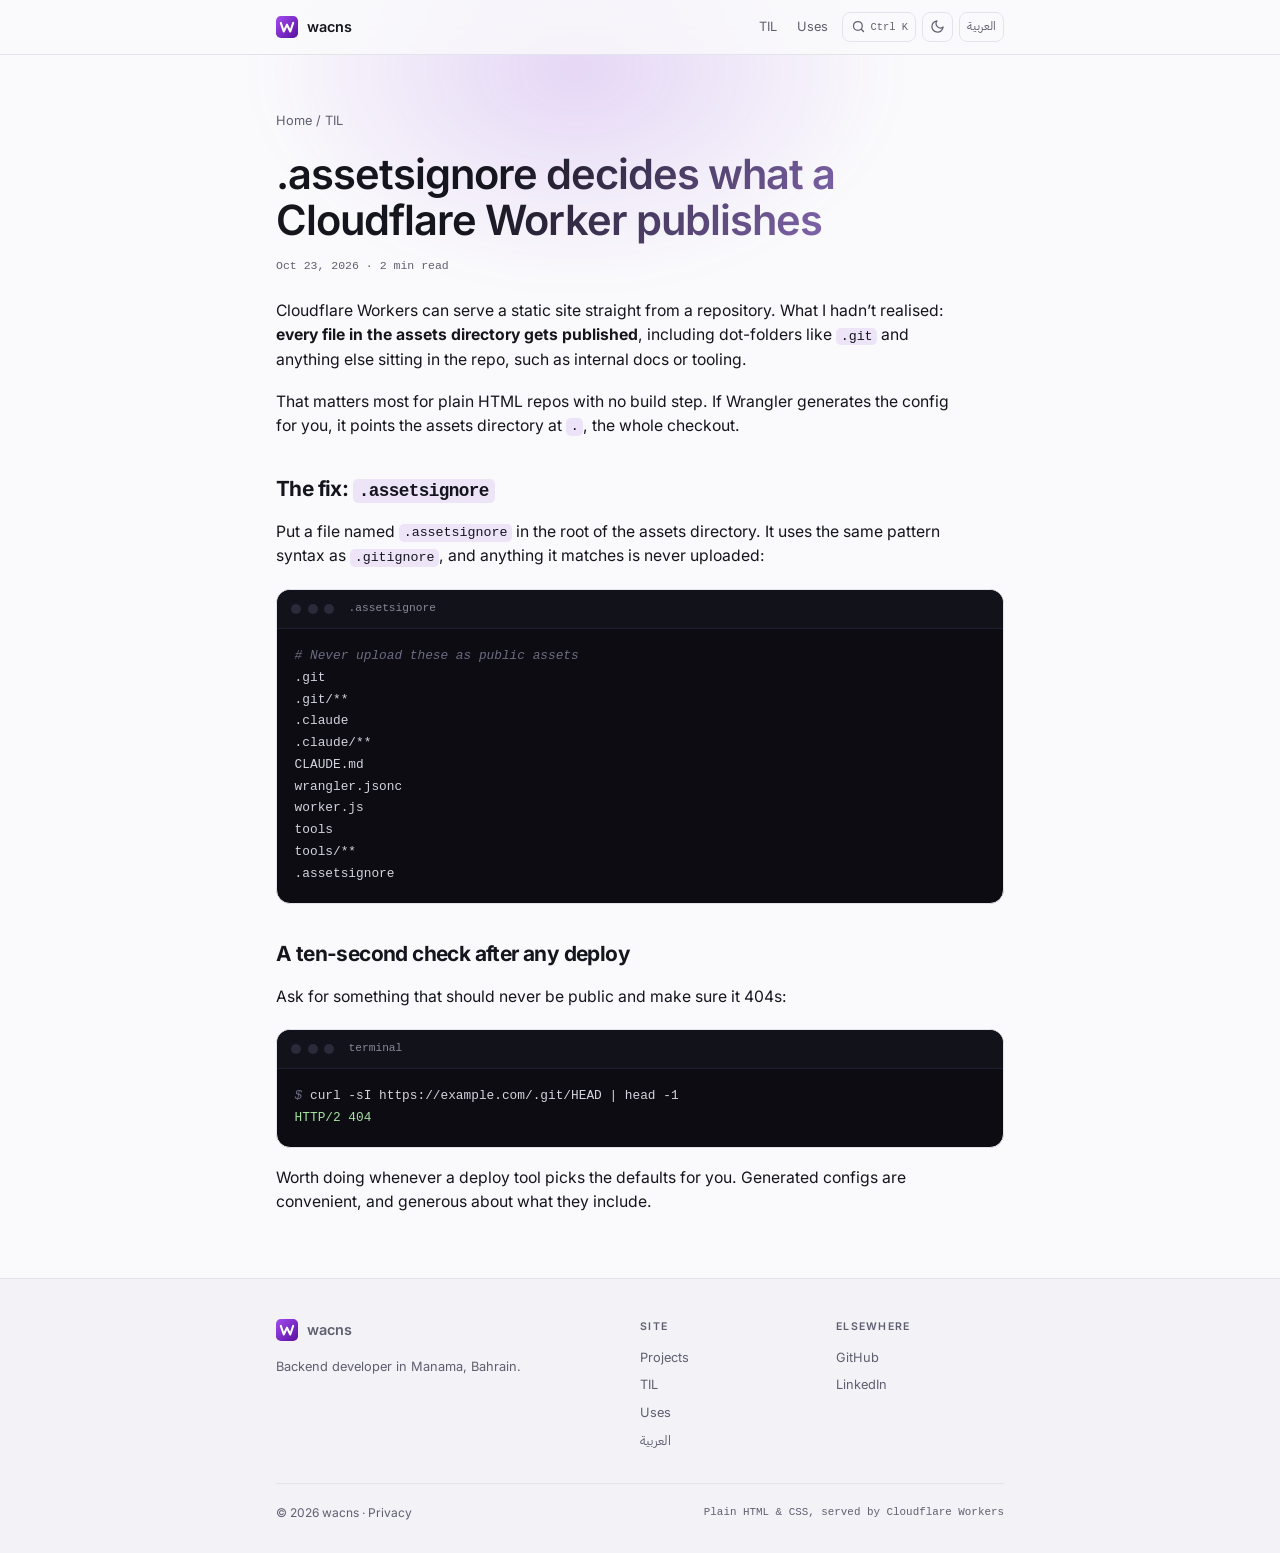
<file: til/assetsignore/index.html>
<!DOCTYPE html>
<html lang="en">
<head>
  <meta charset="utf-8">
  <meta name="viewport" content="width=device-width, initial-scale=1">
  <title>.assetsignore decides what a Cloudflare Worker publishes — wacns</title>
  <meta name="description" content="Everything in the assets directory goes live, dot-folders included. One file controls it.">
  <meta name="theme-color" content="#0a0a0f">
  <link rel="icon" href="/favicon.svg" type="image/svg+xml">
  <link rel="canonical" href="https://wacns.com/til/assetsignore/">
  <meta property="og:type" content="website">
  <meta property="og:url" content="https://wacns.com/til/assetsignore/">
  <meta property="og:title" content=".assetsignore decides what a Cloudflare Worker publishes — wacns">
  <meta property="og:description" content="Everything in the assets directory goes live, dot-folders included. One file controls it.">
  <meta property="og:image" content="https://wacns.com/til/assetsignore/og.png">
  <meta property="og:image:width" content="1200">
  <meta property="og:image:height" content="630">
  <meta name="twitter:card" content="summary_large_image">
  <script>(function(){if(/\.github\.io$/.test(location.hostname)){location.replace('https://wacns.com'+location.pathname+location.search+location.hash);return;}var d=document.documentElement,t=null;d.classList.add('js');try{t=localStorage.getItem('theme');}catch(e){}if(t!=='light'&&t!=='dark'){t=window.matchMedia&&matchMedia('(prefers-color-scheme: light)').matches?'light':'dark';}d.setAttribute('data-theme',t);try{if(localStorage.getItem('intro')==='long')d.setAttribute('data-intro','long');}catch(e){}})();</script>
  <link rel="preload" href="/assets/fonts/inter-latin-var.woff2" as="font" type="font/woff2" crossorigin>
  <link rel="stylesheet" href="/assets/site.css?v=4772c7702b">
  <script type="application/ld+json">
  {"@context": "https://schema.org", "@type": "BlogPosting", "headline": ".assetsignore decides what a Cloudflare Worker publishes", "description": "Everything in the assets directory goes live, dot-folders included. One file controls it.", "datePublished": "2026-10-23", "url": "https://wacns.com/til/assetsignore/", "author": {"@type": "Person", "name": "Abdullah", "alternateName": "wacns", "url": "https://wacns.com/"}}
  </script>
</head>
<body>
  <div class="hero-fx" aria-hidden="true"><div class="hero-glow"></div></div>
  <a class="skip-link" href="#content">Skip to content</a>
  <header class="topbar solid" id="topbar">
    <div class="wrap">
      <a class="brand" href="/"><img src="/favicon.svg" alt="">wacns</a>
      <div class="topbar-right">
        <nav class="topnav" aria-label="Sections">
        <a href="/til/">TIL</a>
        <a href="/uses/">Uses</a>
        </nav>
        <button type="button" class="icon-btn" id="paletteBtn" aria-label="Search and commands" aria-haspopup="dialog">
          <svg viewBox="0 0 24 24" aria-hidden="true"><circle cx="11" cy="11" r="7"/><path d="m20 20-3.5-3.5"/></svg><kbd>Ctrl K</kbd>
        </button>
        <button type="button" class="icon-btn" id="themeBtn" aria-label="Switch theme">
          <svg class="theme-dark-only" viewBox="0 0 24 24" aria-hidden="true"><circle cx="12" cy="12" r="4"/><path d="M12 2v2M12 20v2M4.9 4.9l1.4 1.4M17.7 17.7l1.4 1.4M2 12h2M20 12h2M4.9 19.1l1.4-1.4M17.7 6.3l1.4-1.4"/></svg>
          <svg class="theme-light-only" viewBox="0 0 24 24" aria-hidden="true"><path d="M21 12.8A9 9 0 1 1 11.2 3a7 7 0 0 0 9.8 9.8z"/></svg>
        </button>
        <a class="icon-btn" href="/ar/" hreflang="ar" aria-label="Read this page in Arabic" lang="ar">العربية</a>
      </div>
    </div>
  </header>

  <main id="content">
    <div class="wrap page-head">
      <p class="crumbs"><a href="/">Home</a> / <a href="/til/">TIL</a></p>
      <h1>.assetsignore decides what a Cloudflare Worker publishes</h1>
      <p class="page-meta"><time datetime="2026-10-23">Oct 23, 2026</time> · 2 min read</p>
    </div>
    <article class="wrap prose">
      <p>Cloudflare Workers can serve a static site straight from a repository. What I hadn’t realised: <strong>every file in the assets directory gets published</strong>, including dot-folders like <code>.git</code> and anything else sitting in the repo, such as internal docs or tooling.</p>
      <p>That matters most for plain HTML repos with no build step. If Wrangler generates the config for you, it points the assets directory at <code>.</code>, the whole checkout.</p>

      <h2>The fix: <code>.assetsignore</code></h2>
      <p>Put a file named <code>.assetsignore</code> in the root of the assets directory. It uses the same pattern syntax as <code>.gitignore</code>, and anything it matches is never uploaded:</p>
      <div class="code-card">
        <div class="code-bar" aria-hidden="true"><i></i><i></i><i></i><span>.assetsignore</span></div>
<pre><code><span class="tk-cm"># Never upload these as public assets</span>
.git
.git/**
.claude
.claude/**
CLAUDE.md
wrangler.jsonc
worker.js
tools
tools/**
.assetsignore</code></pre>
      </div>

      <h2>A ten-second check after any deploy</h2>
      <p>Ask for something that should never be public and make sure it 404s:</p>
      <div class="code-card">
        <div class="code-bar" aria-hidden="true"><i></i><i></i><i></i><span>terminal</span></div>
<pre><code><span class="tk-cm">$ </span>curl -sI https://example.com/.git/HEAD | head -1
<span class="tk-str">HTTP/2 404</span></code></pre>
      </div>
      <p>Worth doing whenever a deploy tool picks the defaults for you. Generated configs are convenient, and generous about what they include.</p>
    </article>
  </main>

  <footer>
    <div class="wrap">
      <div class="footer-grid">
        <div class="footer-about">
          <a class="brand" href="/"><img src="/favicon.svg" alt="">wacns</a>
          <p>Backend developer in Manama, Bahrain.</p>
        </div>
        <div class="footer-col">
          <h3>Site</h3>
          <ul>
            <li><a href="/#projects">Projects</a></li>
            <li><a href="/til/">TIL</a></li>
            <li><a href="/uses/">Uses</a></li>
            <li><a href="/ar/" lang="ar" hreflang="ar">العربية</a></li>
          </ul>
        </div>
        <div class="footer-col">
          <h3>Elsewhere</h3>
          <ul>
            <li><a href="https://github.com/wacns" target="_blank" rel="noopener">GitHub</a></li>
            <li><a href="https://www.linkedin.com/in/abdullah-mohammed-137928219" target="_blank" rel="noopener">LinkedIn</a></li>
          </ul>
        </div>
      </div>
      <div class="footer-bottom">
        <span>© 2026 wacns · <a href="/privacy/">Privacy</a><button type="button" class="link-btn" id="cookieSettings" hidden> · Cookie settings</button></span>
        <span class="colophon">Plain HTML &amp; CSS, served by Cloudflare Workers<br><span id="lastDeploy" hidden></span></span>
      </div>
    </div>
  </footer>
  <div class="palette" id="palette" role="dialog" aria-modal="true" aria-label="Command palette" hidden>
    <div class="palette-box">
      <input class="palette-input" type="text" role="combobox" aria-expanded="true" aria-controls="paletteList" aria-autocomplete="list" aria-label="Search and commands" autocomplete="off" spellcheck="false">
      <!-- [html-validate-disable-next prefer-native-element -- filterable command list; a native select can't type-to-filter] -->
      <ul class="palette-list" id="paletteList" role="listbox" aria-label="Search and commands"></ul>
      <div class="palette-hint" aria-hidden="true"></div>
    </div>
  </div>
  <div class="toast" id="toast" role="status" aria-live="polite"></div>
  <section class="consent" id="consent" aria-label="Cookie consent" hidden>
    <p>I use Google Analytics to see which pages are useful. It sets cookies, so it only runs if you allow it. <a href="/privacy/">Privacy</a></p>
    <div class="consent-actions">
      <button type="button" class="btn btn-ghost" data-consent="denied">No thanks</button>
      <button type="button" class="btn btn-ghost" data-consent="granted">Allow</button>
    </div>
  </section>

  <script src="/assets/site.js?v=b5a82e22a1" defer></script>
</body>
</html>
</file>
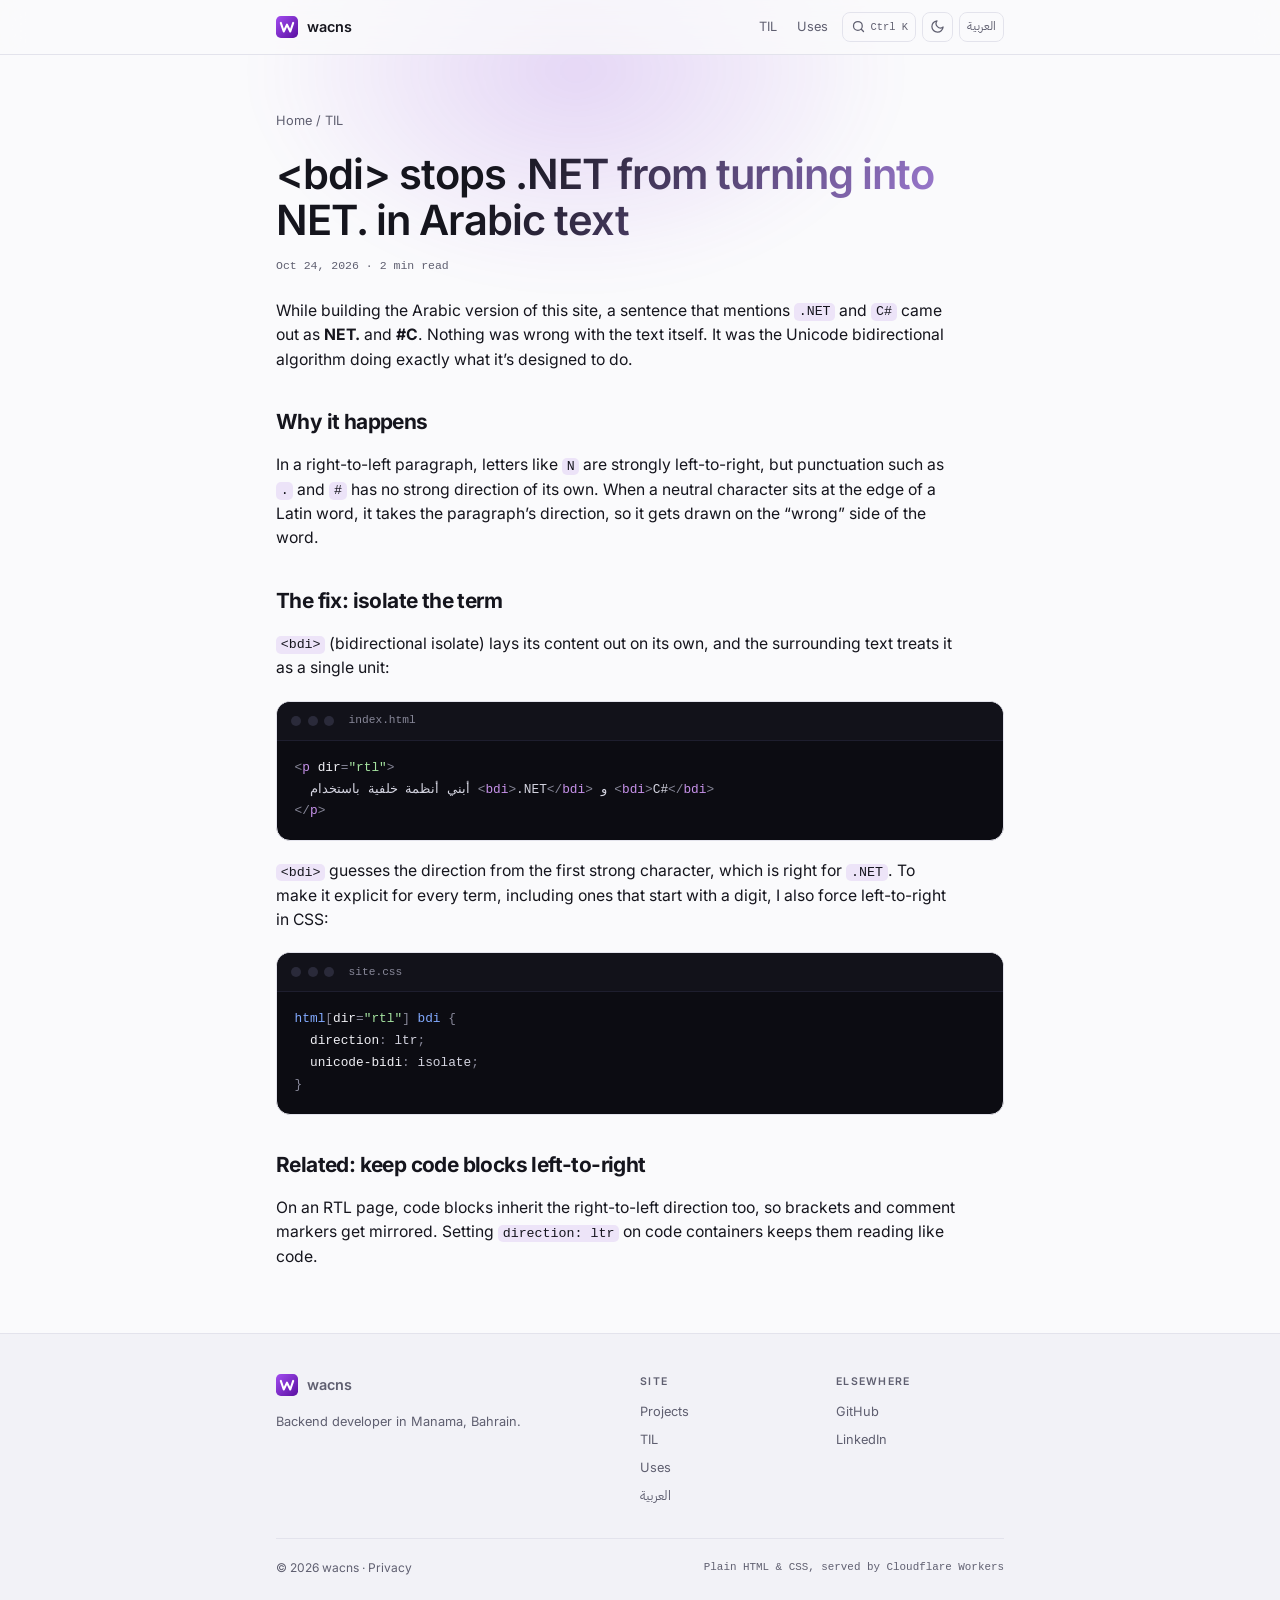
<file: til/bdi-rtl/index.html>
<!DOCTYPE html>
<html lang="en">
<head>
  <meta charset="utf-8">
  <meta name="viewport" content="width=device-width, initial-scale=1">
  <title>&lt;bdi&gt; stops .NET from turning into NET. in Arabic text — wacns</title>
  <meta name="description" content="Why Latin terms with punctuation flip inside right-to-left text, and the one-element fix.">
  <meta name="theme-color" content="#0a0a0f">
  <link rel="icon" href="/favicon.svg" type="image/svg+xml">
  <link rel="canonical" href="https://wacns.com/til/bdi-rtl/">
  <meta property="og:type" content="website">
  <meta property="og:url" content="https://wacns.com/til/bdi-rtl/">
  <meta property="og:title" content="&lt;bdi&gt; stops .NET from turning into NET. in Arabic text — wacns">
  <meta property="og:description" content="Why Latin terms with punctuation flip inside right-to-left text, and the one-element fix.">
  <meta property="og:image" content="https://wacns.com/til/bdi-rtl/og.png">
  <meta property="og:image:width" content="1200">
  <meta property="og:image:height" content="630">
  <meta name="twitter:card" content="summary_large_image">
  <script>(function(){if(/\.github\.io$/.test(location.hostname)){location.replace('https://wacns.com'+location.pathname+location.search+location.hash);return;}var d=document.documentElement,t=null;d.classList.add('js');try{t=localStorage.getItem('theme');}catch(e){}if(t!=='light'&&t!=='dark'){t=window.matchMedia&&matchMedia('(prefers-color-scheme: light)').matches?'light':'dark';}d.setAttribute('data-theme',t);try{if(localStorage.getItem('intro')==='long')d.setAttribute('data-intro','long');}catch(e){}})();</script>
  <link rel="preload" href="/assets/fonts/inter-latin-var.woff2" as="font" type="font/woff2" crossorigin>
  <link rel="stylesheet" href="/assets/site.css?v=4772c7702b">
  <script type="application/ld+json">
  {"@context": "https://schema.org", "@type": "BlogPosting", "headline": "<bdi> stops .NET from turning into NET. in Arabic text", "description": "Why Latin terms with punctuation flip inside right-to-left text, and the one-element fix.", "datePublished": "2026-10-24", "url": "https://wacns.com/til/bdi-rtl/", "author": {"@type": "Person", "name": "Abdullah", "alternateName": "wacns", "url": "https://wacns.com/"}}
  </script>
</head>
<body>
  <div class="hero-fx" aria-hidden="true"><div class="hero-glow"></div></div>
  <a class="skip-link" href="#content">Skip to content</a>
  <header class="topbar solid" id="topbar">
    <div class="wrap">
      <a class="brand" href="/"><img src="/favicon.svg" alt="">wacns</a>
      <div class="topbar-right">
        <nav class="topnav" aria-label="Sections">
        <a href="/til/">TIL</a>
        <a href="/uses/">Uses</a>
        </nav>
        <button type="button" class="icon-btn" id="paletteBtn" aria-label="Search and commands" aria-haspopup="dialog">
          <svg viewBox="0 0 24 24" aria-hidden="true"><circle cx="11" cy="11" r="7"/><path d="m20 20-3.5-3.5"/></svg><kbd>Ctrl K</kbd>
        </button>
        <button type="button" class="icon-btn" id="themeBtn" aria-label="Switch theme">
          <svg class="theme-dark-only" viewBox="0 0 24 24" aria-hidden="true"><circle cx="12" cy="12" r="4"/><path d="M12 2v2M12 20v2M4.9 4.9l1.4 1.4M17.7 17.7l1.4 1.4M2 12h2M20 12h2M4.9 19.1l1.4-1.4M17.7 6.3l1.4-1.4"/></svg>
          <svg class="theme-light-only" viewBox="0 0 24 24" aria-hidden="true"><path d="M21 12.8A9 9 0 1 1 11.2 3a7 7 0 0 0 9.8 9.8z"/></svg>
        </button>
        <a class="icon-btn" href="/ar/" hreflang="ar" aria-label="Read this page in Arabic" lang="ar">العربية</a>
      </div>
    </div>
  </header>

  <main id="content">
    <div class="wrap page-head">
      <p class="crumbs"><a href="/">Home</a> / <a href="/til/">TIL</a></p>
      <h1>&lt;bdi&gt; stops .NET from turning into NET. in Arabic text</h1>
      <p class="page-meta"><time datetime="2026-10-24">Oct 24, 2026</time> · 2 min read</p>
    </div>
    <article class="wrap prose">
      <p>While building the Arabic version of this site, a sentence that mentions <code>.NET</code> and <code>C#</code> came out as <strong>NET.</strong> and <strong>#C</strong>. Nothing was wrong with the text itself. It was the Unicode bidirectional algorithm doing exactly what it’s designed to do.</p>

      <h2>Why it happens</h2>
      <p>In a right-to-left paragraph, letters like <code>N</code> are strongly left-to-right, but punctuation such as <code>.</code> and <code>#</code> has no strong direction of its own. When a neutral character sits at the edge of a Latin word, it takes the paragraph’s direction, so it gets drawn on the “wrong” side of the word.</p>

      <h2>The fix: isolate the term</h2>
      <p><code>&lt;bdi&gt;</code> (bidirectional isolate) lays its content out on its own, and the surrounding text treats it as a single unit:</p>
      <div class="code-card">
        <div class="code-bar" aria-hidden="true"><i></i><i></i><i></i><span>index.html</span></div>
<pre><code><span class="tk-pu">&lt;</span><span class="tk-kw">p</span> <span class="tk-pr">dir</span><span class="tk-pu">=</span><span class="tk-str">&quot;rtl&quot;</span><span class="tk-pu">&gt;</span>
  أبني أنظمة خلفية باستخدام <span class="tk-pu">&lt;</span><span class="tk-kw">bdi</span><span class="tk-pu">&gt;</span>.NET<span class="tk-pu">&lt;/</span><span class="tk-kw">bdi</span><span class="tk-pu">&gt;</span> و <span class="tk-pu">&lt;</span><span class="tk-kw">bdi</span><span class="tk-pu">&gt;</span>C#<span class="tk-pu">&lt;/</span><span class="tk-kw">bdi</span><span class="tk-pu">&gt;</span>
<span class="tk-pu">&lt;/</span><span class="tk-kw">p</span><span class="tk-pu">&gt;</span></code></pre>
      </div>
      <p><code>&lt;bdi&gt;</code> guesses the direction from the first strong character, which is right for <code>.NET</code>. To make it explicit for every term, including ones that start with a digit, I also force left-to-right in CSS:</p>
      <div class="code-card">
        <div class="code-bar" aria-hidden="true"><i></i><i></i><i></i><span>site.css</span></div>
<pre><code><span class="tk-ty">html</span><span class="tk-pu">[</span><span class="tk-pr">dir</span><span class="tk-pu">=</span><span class="tk-str">&quot;rtl&quot;</span><span class="tk-pu">]</span> <span class="tk-ty">bdi</span> <span class="tk-pu">{</span>
  <span class="tk-pr">direction</span><span class="tk-pu">:</span> ltr<span class="tk-pu">;</span>
  <span class="tk-pr">unicode-bidi</span><span class="tk-pu">:</span> isolate<span class="tk-pu">;</span>
<span class="tk-pu">}</span></code></pre>
      </div>

      <h2>Related: keep code blocks left-to-right</h2>
      <p>On an RTL page, code blocks inherit the right-to-left direction too, so brackets and comment markers get mirrored. Setting <code>direction: ltr</code> on code containers keeps them reading like code.</p>
    </article>
  </main>

  <footer>
    <div class="wrap">
      <div class="footer-grid">
        <div class="footer-about">
          <a class="brand" href="/"><img src="/favicon.svg" alt="">wacns</a>
          <p>Backend developer in Manama, Bahrain.</p>
        </div>
        <div class="footer-col">
          <h3>Site</h3>
          <ul>
            <li><a href="/#projects">Projects</a></li>
            <li><a href="/til/">TIL</a></li>
            <li><a href="/uses/">Uses</a></li>
            <li><a href="/ar/" lang="ar" hreflang="ar">العربية</a></li>
          </ul>
        </div>
        <div class="footer-col">
          <h3>Elsewhere</h3>
          <ul>
            <li><a href="https://github.com/wacns" target="_blank" rel="noopener">GitHub</a></li>
            <li><a href="https://www.linkedin.com/in/abdullah-mohammed-137928219" target="_blank" rel="noopener">LinkedIn</a></li>
          </ul>
        </div>
      </div>
      <div class="footer-bottom">
        <span>© 2026 wacns · <a href="/privacy/">Privacy</a><button type="button" class="link-btn" id="cookieSettings" hidden> · Cookie settings</button></span>
        <span class="colophon">Plain HTML &amp; CSS, served by Cloudflare Workers<br><span id="lastDeploy" hidden></span></span>
      </div>
    </div>
  </footer>
  <div class="palette" id="palette" role="dialog" aria-modal="true" aria-label="Command palette" hidden>
    <div class="palette-box">
      <input class="palette-input" type="text" role="combobox" aria-expanded="true" aria-controls="paletteList" aria-autocomplete="list" aria-label="Search and commands" autocomplete="off" spellcheck="false">
      <!-- [html-validate-disable-next prefer-native-element -- filterable command list; a native select can't type-to-filter] -->
      <ul class="palette-list" id="paletteList" role="listbox" aria-label="Search and commands"></ul>
      <div class="palette-hint" aria-hidden="true"></div>
    </div>
  </div>
  <div class="toast" id="toast" role="status" aria-live="polite"></div>
  <section class="consent" id="consent" aria-label="Cookie consent" hidden>
    <p>I use Google Analytics to see which pages are useful. It sets cookies, so it only runs if you allow it. <a href="/privacy/">Privacy</a></p>
    <div class="consent-actions">
      <button type="button" class="btn btn-ghost" data-consent="denied">No thanks</button>
      <button type="button" class="btn btn-ghost" data-consent="granted">Allow</button>
    </div>
  </section>

  <script src="/assets/site.js?v=b5a82e22a1" defer></script>
</body>
</html>
</file>
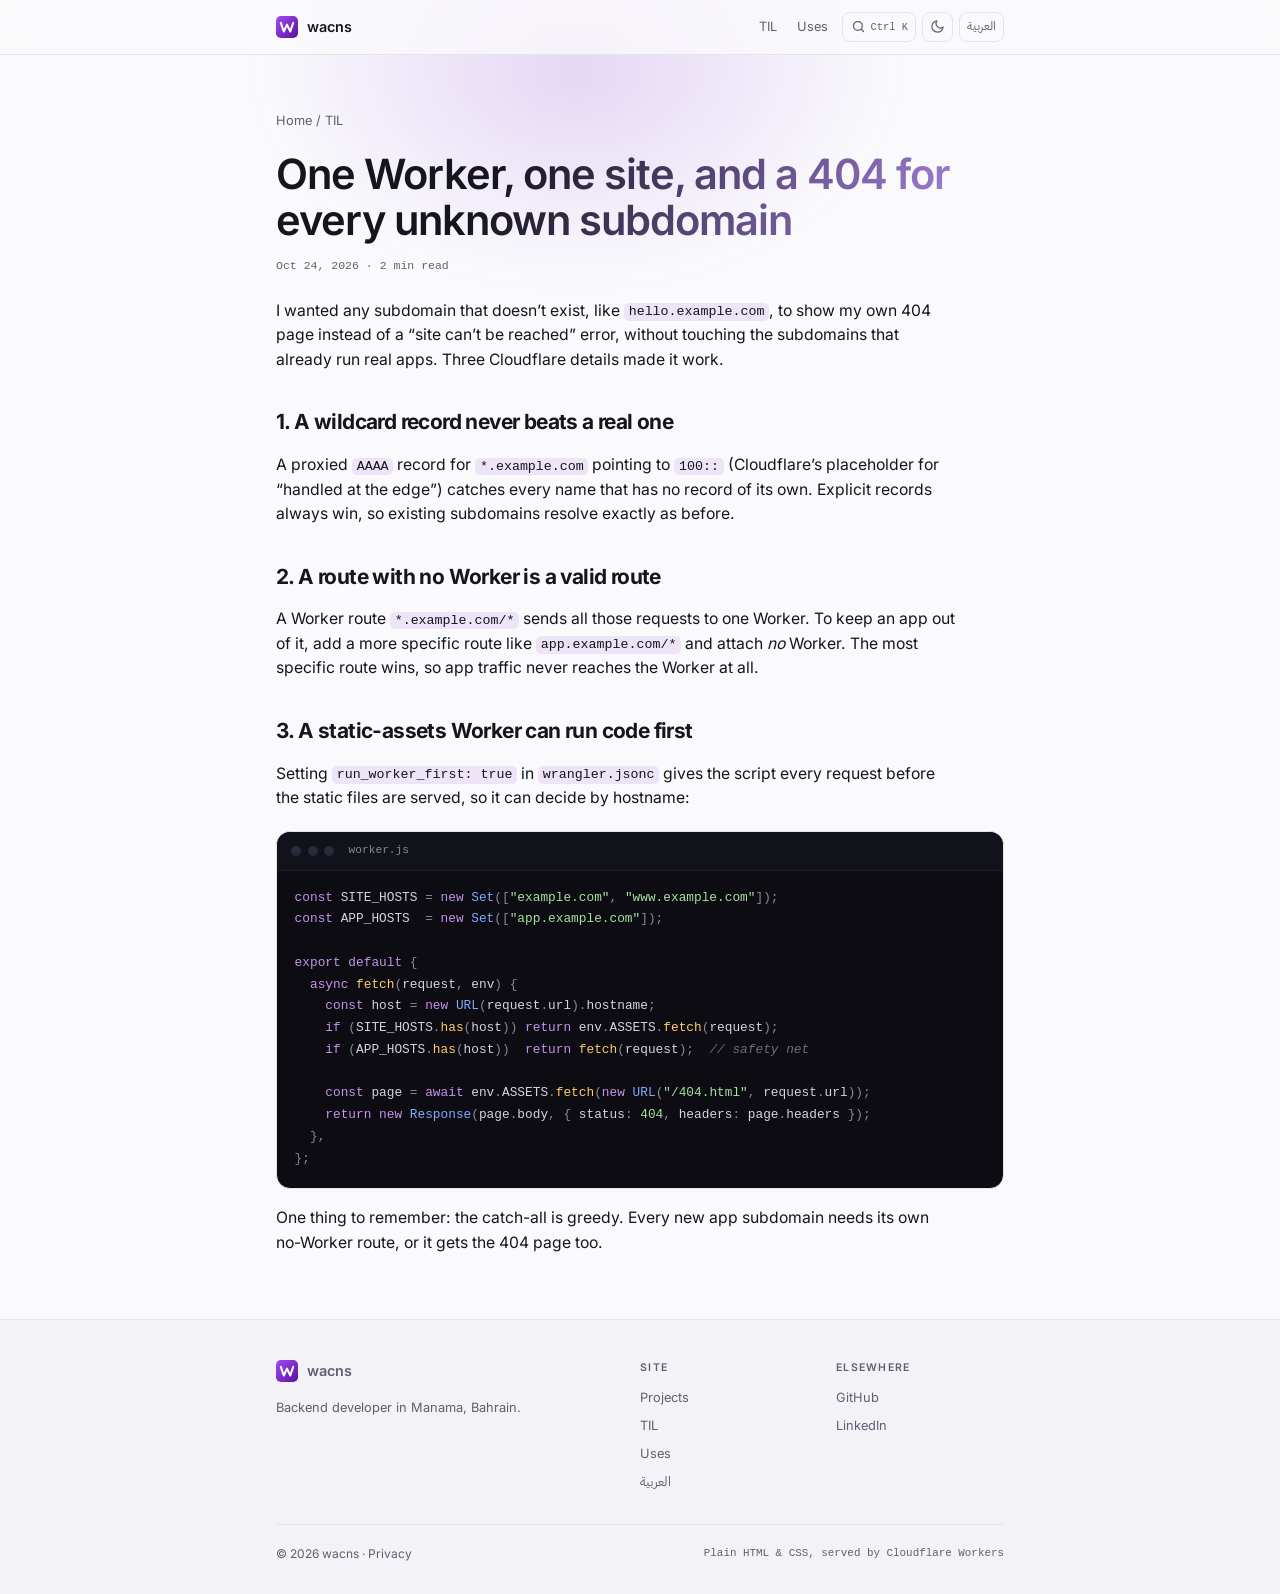
<file: til/worker-subdomain-catch-all/index.html>
<!DOCTYPE html>
<html lang="en">
<head>
  <meta charset="utf-8">
  <meta name="viewport" content="width=device-width, initial-scale=1">
  <title>One Worker, one site, and a 404 for every unknown subdomain — wacns</title>
  <meta name="description" content="Wildcard DNS, routes with no Worker attached, and run_worker_first.">
  <meta name="theme-color" content="#0a0a0f">
  <link rel="icon" href="/favicon.svg" type="image/svg+xml">
  <link rel="canonical" href="https://wacns.com/til/worker-subdomain-catch-all/">
  <meta property="og:type" content="website">
  <meta property="og:url" content="https://wacns.com/til/worker-subdomain-catch-all/">
  <meta property="og:title" content="One Worker, one site, and a 404 for every unknown subdomain — wacns">
  <meta property="og:description" content="Wildcard DNS, routes with no Worker attached, and run_worker_first.">
  <meta property="og:image" content="https://wacns.com/til/worker-subdomain-catch-all/og.png">
  <meta property="og:image:width" content="1200">
  <meta property="og:image:height" content="630">
  <meta name="twitter:card" content="summary_large_image">
  <script>(function(){if(/\.github\.io$/.test(location.hostname)){location.replace('https://wacns.com'+location.pathname+location.search+location.hash);return;}var d=document.documentElement,t=null;d.classList.add('js');try{t=localStorage.getItem('theme');}catch(e){}if(t!=='light'&&t!=='dark'){t=window.matchMedia&&matchMedia('(prefers-color-scheme: light)').matches?'light':'dark';}d.setAttribute('data-theme',t);try{if(localStorage.getItem('intro')==='long')d.setAttribute('data-intro','long');}catch(e){}})();</script>
  <link rel="preload" href="/assets/fonts/inter-latin-var.woff2" as="font" type="font/woff2" crossorigin>
  <link rel="stylesheet" href="/assets/site.css?v=4772c7702b">
  <script type="application/ld+json">
  {"@context": "https://schema.org", "@type": "BlogPosting", "headline": "One Worker, one site, and a 404 for every unknown subdomain", "description": "Wildcard DNS, routes with no Worker attached, and run_worker_first.", "datePublished": "2026-10-24", "url": "https://wacns.com/til/worker-subdomain-catch-all/", "author": {"@type": "Person", "name": "Abdullah", "alternateName": "wacns", "url": "https://wacns.com/"}}
  </script>
</head>
<body>
  <div class="hero-fx" aria-hidden="true"><div class="hero-glow"></div></div>
  <a class="skip-link" href="#content">Skip to content</a>
  <header class="topbar solid" id="topbar">
    <div class="wrap">
      <a class="brand" href="/"><img src="/favicon.svg" alt="">wacns</a>
      <div class="topbar-right">
        <nav class="topnav" aria-label="Sections">
        <a href="/til/">TIL</a>
        <a href="/uses/">Uses</a>
        </nav>
        <button type="button" class="icon-btn" id="paletteBtn" aria-label="Search and commands" aria-haspopup="dialog">
          <svg viewBox="0 0 24 24" aria-hidden="true"><circle cx="11" cy="11" r="7"/><path d="m20 20-3.5-3.5"/></svg><kbd>Ctrl K</kbd>
        </button>
        <button type="button" class="icon-btn" id="themeBtn" aria-label="Switch theme">
          <svg class="theme-dark-only" viewBox="0 0 24 24" aria-hidden="true"><circle cx="12" cy="12" r="4"/><path d="M12 2v2M12 20v2M4.9 4.9l1.4 1.4M17.7 17.7l1.4 1.4M2 12h2M20 12h2M4.9 19.1l1.4-1.4M17.7 6.3l1.4-1.4"/></svg>
          <svg class="theme-light-only" viewBox="0 0 24 24" aria-hidden="true"><path d="M21 12.8A9 9 0 1 1 11.2 3a7 7 0 0 0 9.8 9.8z"/></svg>
        </button>
        <a class="icon-btn" href="/ar/" hreflang="ar" aria-label="Read this page in Arabic" lang="ar">العربية</a>
      </div>
    </div>
  </header>

  <main id="content">
    <div class="wrap page-head">
      <p class="crumbs"><a href="/">Home</a> / <a href="/til/">TIL</a></p>
      <h1>One Worker, one site, and a 404 for every unknown subdomain</h1>
      <p class="page-meta"><time datetime="2026-10-24">Oct 24, 2026</time> · 2 min read</p>
    </div>
    <article class="wrap prose">
      <p>I wanted any subdomain that doesn’t exist, like <code>hello.example.com</code>, to show my own 404 page instead of a “site can’t be reached” error, without touching the subdomains that already run real apps. Three Cloudflare details made it work.</p>

      <h2>1. A wildcard record never beats a real one</h2>
      <p>A proxied <code>AAAA</code> record for <code>*.example.com</code> pointing to <code>100::</code> (Cloudflare’s placeholder for “handled at the edge”) catches every name that has no record of its own. Explicit records always win, so existing subdomains resolve exactly as before.</p>

      <h2>2. A route with no Worker is a valid route</h2>
      <p>A Worker route <code>*.example.com/*</code> sends all those requests to one Worker. To keep an app out of it, add a more specific route like <code>app.example.com/*</code> and attach <em>no</em> Worker. The most specific route wins, so app traffic never reaches the Worker at all.</p>

      <h2>3. A static-assets Worker can run code first</h2>
      <p>Setting <code>run_worker_first: true</code> in <code>wrangler.jsonc</code> gives the script every request before the static files are served, so it can decide by hostname:</p>
      <div class="code-card">
        <div class="code-bar" aria-hidden="true"><i></i><i></i><i></i><span>worker.js</span></div>
<pre><code><span class="tk-kw">const</span> SITE_HOSTS <span class="tk-pu">=</span> <span class="tk-kw">new</span> <span class="tk-ty">Set</span><span class="tk-pu">([</span><span class="tk-str">&quot;example.com&quot;</span><span class="tk-pu">,</span> <span class="tk-str">&quot;www.example.com&quot;</span><span class="tk-pu">]);</span>
<span class="tk-kw">const</span> APP_HOSTS  <span class="tk-pu">=</span> <span class="tk-kw">new</span> <span class="tk-ty">Set</span><span class="tk-pu">([</span><span class="tk-str">&quot;app.example.com&quot;</span><span class="tk-pu">]);</span>

<span class="tk-kw">export default</span> <span class="tk-pu">{</span>
  <span class="tk-kw">async</span> <span class="tk-fn">fetch</span><span class="tk-pu">(</span>request<span class="tk-pu">,</span> env<span class="tk-pu">) {</span>
    <span class="tk-kw">const</span> host <span class="tk-pu">=</span> <span class="tk-kw">new</span> <span class="tk-ty">URL</span><span class="tk-pu">(</span>request<span class="tk-pu">.</span>url<span class="tk-pu">).</span>hostname<span class="tk-pu">;</span>
    <span class="tk-kw">if</span> <span class="tk-pu">(</span>SITE_HOSTS<span class="tk-pu">.</span><span class="tk-fn">has</span><span class="tk-pu">(</span>host<span class="tk-pu">))</span> <span class="tk-kw">return</span> env<span class="tk-pu">.</span>ASSETS<span class="tk-pu">.</span><span class="tk-fn">fetch</span><span class="tk-pu">(</span>request<span class="tk-pu">);</span>
    <span class="tk-kw">if</span> <span class="tk-pu">(</span>APP_HOSTS<span class="tk-pu">.</span><span class="tk-fn">has</span><span class="tk-pu">(</span>host<span class="tk-pu">))</span>  <span class="tk-kw">return</span> <span class="tk-fn">fetch</span><span class="tk-pu">(</span>request<span class="tk-pu">);</span>  <span class="tk-cm">// safety net</span>

    <span class="tk-kw">const</span> page <span class="tk-pu">=</span> <span class="tk-kw">await</span> env<span class="tk-pu">.</span>ASSETS<span class="tk-pu">.</span><span class="tk-fn">fetch</span><span class="tk-pu">(</span><span class="tk-kw">new</span> <span class="tk-ty">URL</span><span class="tk-pu">(</span><span class="tk-str">&quot;/404.html&quot;</span><span class="tk-pu">,</span> request<span class="tk-pu">.</span>url<span class="tk-pu">));</span>
    <span class="tk-kw">return</span> <span class="tk-kw">new</span> <span class="tk-ty">Response</span><span class="tk-pu">(</span>page<span class="tk-pu">.</span>body<span class="tk-pu">, {</span> status<span class="tk-pu">:</span> <span class="tk-str">404</span><span class="tk-pu">,</span> headers<span class="tk-pu">:</span> page<span class="tk-pu">.</span>headers <span class="tk-pu">});</span>
  <span class="tk-pu">},</span>
<span class="tk-pu">};</span></code></pre>
      </div>
      <p>One thing to remember: the catch-all is greedy. Every new app subdomain needs its own no-Worker route, or it gets the 404 page too.</p>
    </article>
  </main>

  <footer>
    <div class="wrap">
      <div class="footer-grid">
        <div class="footer-about">
          <a class="brand" href="/"><img src="/favicon.svg" alt="">wacns</a>
          <p>Backend developer in Manama, Bahrain.</p>
        </div>
        <div class="footer-col">
          <h3>Site</h3>
          <ul>
            <li><a href="/#projects">Projects</a></li>
            <li><a href="/til/">TIL</a></li>
            <li><a href="/uses/">Uses</a></li>
            <li><a href="/ar/" lang="ar" hreflang="ar">العربية</a></li>
          </ul>
        </div>
        <div class="footer-col">
          <h3>Elsewhere</h3>
          <ul>
            <li><a href="https://github.com/wacns" target="_blank" rel="noopener">GitHub</a></li>
            <li><a href="https://www.linkedin.com/in/abdullah-mohammed-137928219" target="_blank" rel="noopener">LinkedIn</a></li>
          </ul>
        </div>
      </div>
      <div class="footer-bottom">
        <span>© 2026 wacns · <a href="/privacy/">Privacy</a><button type="button" class="link-btn" id="cookieSettings" hidden> · Cookie settings</button></span>
        <span class="colophon">Plain HTML &amp; CSS, served by Cloudflare Workers<br><span id="lastDeploy" hidden></span></span>
      </div>
    </div>
  </footer>
  <div class="palette" id="palette" role="dialog" aria-modal="true" aria-label="Command palette" hidden>
    <div class="palette-box">
      <input class="palette-input" type="text" role="combobox" aria-expanded="true" aria-controls="paletteList" aria-autocomplete="list" aria-label="Search and commands" autocomplete="off" spellcheck="false">
      <!-- [html-validate-disable-next prefer-native-element -- filterable command list; a native select can't type-to-filter] -->
      <ul class="palette-list" id="paletteList" role="listbox" aria-label="Search and commands"></ul>
      <div class="palette-hint" aria-hidden="true"></div>
    </div>
  </div>
  <div class="toast" id="toast" role="status" aria-live="polite"></div>
  <section class="consent" id="consent" aria-label="Cookie consent" hidden>
    <p>I use Google Analytics to see which pages are useful. It sets cookies, so it only runs if you allow it. <a href="/privacy/">Privacy</a></p>
    <div class="consent-actions">
      <button type="button" class="btn btn-ghost" data-consent="denied">No thanks</button>
      <button type="button" class="btn btn-ghost" data-consent="granted">Allow</button>
    </div>
  </section>

  <script src="/assets/site.js?v=b5a82e22a1" defer></script>
</body>
</html>
</file>
<file: assets/site.css>
/* wacns.com — shared styles for every page */

/* ── Fonts (self-hosted, SIL Open Font License — see assets/fonts/) ── */
@font-face {
  font-family: 'Inter';
  font-style: normal;
  font-weight: 100 900;
  font-display: optional;
  src: url('/assets/fonts/inter-latin-var.woff2') format('woff2');
  unicode-range: U+0000-00FF, U+0131, U+0152-0153, U+02BB-02BC, U+02C6, U+02DA, U+02DC, U+0304, U+0308, U+0329, U+2000-206F, U+20AC, U+2122, U+2191, U+2193, U+2212, U+2215, U+FEFF, U+FFFD;
}
@font-face { font-family: 'IBM Plex Sans Arabic'; font-style: normal; font-weight: 400; font-display: swap; src: url('/assets/fonts/plex-arabic-400.woff2') format('woff2'); unicode-range: U+0600-06FF, U+0750-077F, U+0870-08FF, U+200C-200E, U+FB50-FDFF, U+FE70-FEFC; }
@font-face { font-family: 'IBM Plex Sans Arabic'; font-style: normal; font-weight: 600; font-display: swap; src: url('/assets/fonts/plex-arabic-600.woff2') format('woff2'); unicode-range: U+0600-06FF, U+0750-077F, U+0870-08FF, U+200C-200E, U+FB50-FDFF, U+FE70-FEFC; }
@font-face { font-family: 'IBM Plex Sans Arabic'; font-style: normal; font-weight: 700; font-display: swap; src: url('/assets/fonts/plex-arabic-700.woff2') format('woff2'); unicode-range: U+0600-06FF, U+0750-077F, U+0870-08FF, U+200C-200E, U+FB50-FDFF, U+FE70-FEFC; }

*, *::before, *::after { box-sizing: border-box; margin: 0; padding: 0; }

/* ── Theme tokens ── */
:root {
  color-scheme: dark;
  --bg:          #0a0a0f;
  --band:        #0e0e15;
  --card-bg:     #12121a;
  --card-border: #1e1e2e;
  --field-bg:    #0c0c12;
  --accent:      #8A2BE2;
  --accent-text: #a66bf0;
  --accent-rgb:  138, 43, 226;
  --text:        #f0f0f5;
  --muted:       #888899;
  --grid-line:   rgba(255, 255, 255, 0.045);
  --glow:        0.28;
  --topbar-bg:   rgba(10, 10, 15, 0.72);
  --mark:        rgba(166, 107, 240, 0.32);
  --hm0: #1a1a26; --hm1: #3b1d63; --hm2: #5b25a0; --hm3: #7a2bd6; --hm4: #a66bf0;
  --mono: 'SF Mono', 'Fira Code', 'Cascadia Code', monospace;
  --sans: 'Inter', 'IBM Plex Sans Arabic', sans-serif;
}
html[data-theme="light"] {
  color-scheme: light;
  --bg:          #fafafc;
  --band:        #f2f2f7;
  --card-bg:     #ffffff;
  --card-border: #e3e3ec;
  --field-bg:    #f6f6fa;
  --accent:      #7a1fd6;
  --accent-text: #6a17bd;
  --accent-rgb:  122, 31, 214;
  --text:        #15151d;
  --muted:       #5f5f70;
  --grid-line:   rgba(20, 20, 40, 0.06);
  --glow:        0.16;
  --topbar-bg:   rgba(250, 250, 252, 0.78);
  --mark:        rgba(122, 31, 214, 0.16);
  --hm0: #ececf3; --hm1: #dcc6f7; --hm2: #b98cef; --hm3: #9050e0; --hm4: #6a17bd;
}

html { scroll-behavior: smooth; scroll-padding-top: 64px; }
body {
  background: var(--bg);
  color: var(--text);
  font-family: var(--sans);
  line-height: 1.55;
  min-height: 100vh;
  position: relative;
  z-index: 0;
}
html[lang="ar"] body { --sans: 'IBM Plex Sans Arabic', 'Inter', sans-serif; line-height: 1.75; }
a { color: inherit; }
.wrap { max-width: 760px; margin: 0 auto; padding: 0 1rem; }

/* ── Accessibility ── */
.skip-link {
  position: absolute;
  top: 0.5rem; left: 0.5rem;
  z-index: 100;
  padding: 0.55rem 0.9rem;
  border-radius: 8px;
  background: var(--accent);
  color: #fff;
  font-size: 0.85rem;
  font-weight: 500;
  text-decoration: none;
  transform: translateY(-160%);
  transition: transform 0.15s;
}
.skip-link:focus { transform: none; }
:focus-visible {
  outline: 2px solid var(--accent-text);
  outline-offset: 3px;
  border-radius: 4px;
}
.visually-hidden {
  position: absolute !important;
  width: 1px; height: 1px;
  overflow: hidden;
  clip: rect(0 0 0 0);
  white-space: nowrap;
}

/* ── Hero background ── */
.hero-fx {
  position: absolute;
  top: 0; left: 0; right: 0;
  height: 620px;
  overflow: hidden;
  z-index: -1;
  pointer-events: none;
}
.hero-bg {
  position: absolute;
  inset: 0;
  background-image:
    linear-gradient(var(--grid-line) 1px, transparent 1px),
    linear-gradient(90deg, var(--grid-line) 1px, transparent 1px);
  background-size: 44px 44px;
  -webkit-mask-image: radial-gradient(ellipse 70% 75% at 50% 25%, #000 25%, transparent 75%);
          mask-image: radial-gradient(ellipse 70% 75% at 50% 25%, #000 25%, transparent 75%);
  animation: grid-drift 24s linear infinite;
}
.hero-glow {
  position: absolute;
  top: -140px; left: 50%;
  width: 640px; height: 420px;
  transform: translateX(-60%);
  background: radial-gradient(closest-side, rgba(var(--accent-rgb), var(--glow)), transparent);
  filter: blur(20px);
  animation: glow 9s ease-in-out infinite alternate;
}
@keyframes grid-drift { to { background-position: 44px 44px, 44px 44px; } }
@keyframes glow {
  from { transform: translateX(-60%) scale(1);    opacity: 0.8; }
  to   { transform: translateX(-40%) scale(1.15); opacity: 1; }
}

/* ── Reveal on scroll ── */
.js .reveal { opacity: 0; transform: translateY(14px); transition: opacity 0.6s ease, transform 0.6s ease; }
.js .reveal.in { opacity: 1; transform: none; }

/* ── Top bar ── */
.topbar {
  position: sticky;
  top: 0;
  z-index: 20;
  background: var(--topbar-bg);
  -webkit-backdrop-filter: blur(12px);
          backdrop-filter: blur(12px);
  border-bottom: 1px solid transparent;
  transition: border-color 0.2s;
}
.topbar.scrolled, .topbar.solid { border-bottom-color: var(--card-border); }
.topbar .wrap { display: flex; align-items: center; justify-content: space-between; gap: 0.75rem; height: 54px; }
.brand {
  display: inline-flex;
  align-items: center;
  gap: 0.55rem;
  text-decoration: none;
  font-weight: 600;
  font-size: 0.9rem;
}
.brand img { width: 22px; height: 22px; }
.topbar-right { display: flex; align-items: center; gap: 0.35rem; }
.topnav { display: flex; gap: 0.15rem; }
.topnav a {
  color: var(--muted);
  text-decoration: none;
  font-size: 0.8rem;
  padding: 0.35rem 0.55rem;
  border-radius: 7px;
  transition: color 0.15s, background 0.15s;
}
.topnav a:hover { color: var(--text); }
.topnav a.active { color: var(--text); background: var(--card-border); }
.icon-btn {
  display: inline-flex;
  align-items: center;
  justify-content: center;
  gap: 0.3rem;
  height: 30px;
  min-width: 30px;
  padding: 0 0.45rem;
  border: 1px solid var(--card-border);
  border-radius: 8px;
  background: transparent;
  color: var(--muted);
  font: inherit;
  font-size: 0.72rem;
  text-decoration: none;
  cursor: pointer;
  transition: color 0.15s, border-color 0.15s;
}
.icon-btn:hover { color: var(--text); border-color: rgba(var(--accent-rgb), 0.5); }
.icon-btn svg { width: 15px; height: 15px; fill: none; stroke: currentColor; stroke-width: 2; stroke-linecap: round; stroke-linejoin: round; }
.icon-btn kbd { font-family: var(--mono); font-size: 0.65rem; }
.theme-dark-only, html[data-theme="light"] .theme-light-only { display: inline; }
.theme-light-only, html[data-theme="light"] .theme-dark-only { display: none; }
@media (max-width: 560px) {
  .topnav a.opt { display: none; }
  .icon-btn kbd { display: none; }
}
@media (max-width: 480px) { .topnav { display: none; } }

/* ── Bands & headings ── */
.band { padding: 3.75rem 0; }
.band.alt { background: var(--band); border-top: 1px solid var(--card-border); border-bottom: 1px solid var(--card-border); }
.band[hidden] { display: none; }
h2 {
  font-size: 1.6rem;
  font-weight: 700;
  letter-spacing: -0.6px;
  line-height: 1.2;
  margin-bottom: 1.25rem;
}
.section-head { display: flex; align-items: baseline; justify-content: space-between; gap: 1rem; margin-bottom: 1.25rem; }
.section-head h2 { margin-bottom: 0; }
.more-link { font-size: 0.82rem; color: var(--muted); text-decoration: none; white-space: nowrap; }
.more-link:hover { color: var(--text); }

/* ── Intro ── */
.hero { padding-top: 4rem; padding-bottom: 3.5rem; }
.handle { font-family: var(--mono); font-size: 0.8rem; color: var(--accent-text); margin-bottom: 0.75rem; }
h1 {
  background: linear-gradient(120deg, var(--text) 30%, #b58cf2);
  -webkit-background-clip: text;
          background-clip: text;
  color: transparent;
  font-size: 2.8rem;
  font-weight: 600;
  letter-spacing: -0.8px;
  line-height: 1.15;
}
html[lang="ar"] h1 { letter-spacing: 0; }
.role { color: var(--muted); font-size: 1rem; margin-top: 0.35rem; }

.intro-toggle {
  display: inline-flex;
  margin-top: 1.5rem;
  padding: 2px;
  border: 1px solid var(--card-border);
  border-radius: 8px;
  background: var(--field-bg);
}
.intro-toggle button {
  border: none;
  background: transparent;
  color: var(--muted);
  font: inherit;
  font-size: 0.72rem;
  font-weight: 500;
  padding: 0.25rem 0.65rem;
  border-radius: 6px;
  cursor: pointer;
}
.intro-toggle button[aria-pressed="true"] { background: var(--card-border); color: var(--text); }
.intro { margin-top: 0.9rem; font-size: 1rem; font-weight: 300; max-width: 62ch; }
.intro[hidden] { display: none; }
html[data-intro="long"] .intro[data-intro-text="long"] { display: block; }
html[data-intro="long"] .intro[data-intro-text="short"] { display: none; }
.intro + .intro { margin-top: 0.9rem; }
html[lang="ar"] .intro { font-weight: 400; }

/* Highlighter accents */
mark {
  color: inherit;
  background: linear-gradient(transparent 58%, var(--mark) 58%, var(--mark) 92%, transparent 92%) no-repeat 0 0 / 0% 100%;
  padding: 0 0.1em;
  transition: background-size 0.9s cubic-bezier(.2, .7, .2, 1) 0.35s;
}
html[dir="rtl"] mark { background-position: 100% 0; }
mark.in, .no-js mark { background-size: 100% 100%; }

/* ── Buttons ── */
.links { display: flex; flex-wrap: wrap; gap: 0.6rem; margin-top: 1.75rem; }
.btn {
  display: inline-flex;
  align-items: center;
  gap: 0.45rem;
  padding: 0.55rem 0.95rem;
  border-radius: 8px;
  font-size: 0.82rem;
  font-weight: 500;
  text-decoration: none;
  transition: opacity 0.15s, background 0.15s, border-color 0.15s;
}
.btn svg { width: 15px; height: 15px; fill: currentColor; }
.btn-primary { background: var(--accent); color: #fff; }
.btn-primary:hover { opacity: 0.85; }
.btn-ghost { border: 1px solid var(--card-border); color: var(--text); }
.btn-ghost:hover { border-color: rgba(var(--accent-rgb), 0.5); }

/* ── Stats ── */
.stats {
  display: flex;
  flex-wrap: wrap;
  gap: 0.5rem 1.4rem;
  margin-top: 2rem;
  list-style: none;
  font-size: 0.82rem;
  color: var(--muted);
}
.stats li.pending { visibility: hidden; }
.stats strong { color: var(--text); font-weight: 600; font-variant-numeric: tabular-nums; }

/* ── Now ── */
.pulse {
  display: inline-block;
  width: 7px; height: 7px;
  border-radius: 50%;
  background: #22c55e;
  margin-inline-end: 0.45rem;
  vertical-align: 0.35em;
  box-shadow: 0 0 0 0 rgba(34, 197, 94, 0.6);
  animation: pulse 2s ease-out infinite;
}
@keyframes pulse { to { box-shadow: 0 0 0 7px rgba(34, 197, 94, 0); } }
.panel {
  background: var(--card-bg);
  border: 1px solid var(--card-border);
  border-radius: 14px;
  padding: 1.1rem 1.15rem;
}
.now ul { list-style: none; display: flex; flex-direction: column; gap: 0.55rem; }
.now li { position: relative; padding-inline-start: 1.1rem; font-size: 0.9rem; font-weight: 300; }
html[lang="ar"] .now li { font-weight: 400; }
.now li::before {
  content: "";
  position: absolute;
  inset-inline-start: 0; top: 0.6em;
  width: 6px; height: 6px;
  border-radius: 50%;
  background: var(--accent);
}
.now-updated { margin-top: 0.85rem; font-family: var(--mono); font-size: 0.66rem; color: var(--muted); }

/* ── Projects ── */
.projects { display: grid; grid-template-columns: 1fr; gap: 0.75rem; }
@media (min-width: 600px) { .projects { grid-template-columns: repeat(2, 1fr); } }
.card {
  background: var(--card-bg);
  border: 1px solid var(--card-border);
  border-radius: 14px;
  padding: 1.15rem 1.15rem 1rem;
  display: flex;
  flex-direction: column;
  gap: 0.55rem;
  transition: border-color 0.2s;
}
.card:hover { border-color: rgba(var(--accent-rgb), 0.35); }
.card-title { font-size: 0.95rem; font-weight: 600; }
.card-desc { font-size: 0.84rem; color: var(--muted); }
.tags { margin-top: auto; padding-top: 0.35rem; display: flex; flex-wrap: wrap; gap: 0.35rem; list-style: none; }
.tags li {
  font-family: var(--mono);
  font-size: 0.66rem;
  color: var(--accent-text);
  background: rgba(var(--accent-rgb), 0.1);
  border-radius: 6px;
  padding: 0.2rem 0.45rem;
}
.card-meta { display: flex; flex-wrap: wrap; gap: 0.85rem; font-family: var(--mono); font-size: 0.66rem; color: var(--muted); }
.card-meta:empty { display: none; }
.lang-dot {
  display: inline-block;
  width: 7px; height: 7px;
  border-radius: 50%;
  background: var(--accent);
  margin-inline-end: 0.35rem;
  vertical-align: 1px;
}

/* ── Activity ── */
.activity-total { font-size: 0.9rem; margin-bottom: 0.85rem; }
.activity-total strong { font-weight: 600; }
.activity-total span { color: var(--muted); font-weight: 300; }
.activity-graph { direction: ltr; }
.activity-graph svg { display: block; width: 100%; height: auto; }
.hm .h0 { fill: var(--hm0); } .hm .h1 { fill: var(--hm1); } .hm .h2 { fill: var(--hm2); }
.hm .h3 { fill: var(--hm3); } .hm .h4 { fill: var(--hm4); }
.activity-legend {
  display: flex;
  align-items: center;
  justify-content: flex-end;
  gap: 0.25rem;
  margin-top: 0.6rem;
  font-family: var(--mono);
  font-size: 0.62rem;
  color: var(--muted);
  direction: ltr;
}
.activity-legend i { width: 9px; height: 9px; border-radius: 2px; display: inline-block; }
.activity-legend .l0 { background: var(--hm0); } .activity-legend .l1 { background: var(--hm1); }
.activity-legend .l2 { background: var(--hm2); } .activity-legend .l3 { background: var(--hm3); }
.activity-legend .l4 { background: var(--hm4); }

/* ── Code card (always dark, like an editor) ── */
.code-card {
  position: relative;
  background: #0c0c12;
  border: 1px solid var(--card-border);
  border-radius: 14px;
  overflow: hidden;
  direction: ltr;
  text-align: left;
}
.code-bar {
  display: flex;
  align-items: center;
  gap: 0.4rem;
  padding: 0.65rem 0.9rem;
  border-bottom: 1px solid #1e1e2e;
  background: #12121a;
}
.code-bar i { width: 10px; height: 10px; border-radius: 50%; background: #2a2a3a; }
.code-bar span { margin-left: 0.5rem; font-family: var(--mono); font-size: 0.7rem; color: #888899; }
.code-card pre {
  margin: 0;
  padding: 1rem 1.1rem 1.15rem;
  overflow-x: auto;
  font-family: var(--mono);
  font-size: 0.8rem;
  line-height: 1.7;
  color: #d4d4e0;
  tab-size: 4;
}
.tk-kw  { color: #c792ea; }
.tk-ty  { color: #82aaff; }
.tk-pr  { color: #f0f0f5; }
.tk-str { color: #a5e3a0; }
.tk-cm  { color: #6c6c82; font-style: italic; }
.tk-pu  { color: #888899; }
.tk-fn  { color: #ffcb6b; }
@media (max-width: 600px) {
  .code-card pre { font-size: 0.7rem; padding-right: 2rem; }
  .code-card.scrolls::after {
    content: "";
    position: absolute;
    top: 41px; right: 0; bottom: 0;
    width: 2rem;
    background: linear-gradient(90deg, transparent, #0c0c12);
    pointer-events: none;
  }
}

/* ── Notes list ── */
.note-list { list-style: none; display: flex; flex-direction: column; }
.note-list li { border-top: 1px solid var(--card-border); }
.note-list li:last-child { border-bottom: 1px solid var(--card-border); }
.note-list a {
  display: grid;
  grid-template-columns: 1fr;
  gap: 0.2rem;
  padding: 1rem 0;
  text-decoration: none;
}
@media (min-width: 600px) { .note-list a { grid-template-columns: 7rem 1fr; gap: 1rem; } }
.note-date { font-family: var(--mono); font-size: 0.72rem; color: var(--muted); padding-top: 0.15rem; }
.note-title { font-weight: 600; font-size: 0.98rem; transition: color 0.15s; }
.note-list a:hover .note-title { color: var(--accent-text); }
.note-sum { display: block; font-size: 0.85rem; color: var(--muted); margin-top: 0.2rem; }

/* ── Call to action ── */
.cta { display: flex; flex-wrap: wrap; align-items: flex-end; justify-content: space-between; gap: 1.5rem; }
.cta h2 { font-size: clamp(2rem, 6vw, 2.8rem); letter-spacing: -1.2px; line-height: 1.05; margin-bottom: 0.6rem; }
html[lang="ar"] .cta h2 { letter-spacing: 0; line-height: 1.3; }
.cta p { color: var(--muted); max-width: 42ch; }
.cta .links { margin-top: 0; }

/* ── Article (notes, uses) ── */
.page-head { padding-top: 3.5rem; padding-bottom: 1.5rem; }
.crumbs { font-size: 0.8rem; color: var(--muted); margin-bottom: 1.25rem; }
.crumbs a { text-decoration: none; }
.crumbs a:hover { color: var(--text); }
.page-head h1 { font-size: clamp(2rem, 6vw, 2.6rem); letter-spacing: -1px; line-height: 1.12; }
.page-meta { margin-top: 0.8rem; font-family: var(--mono); font-size: 0.72rem; color: var(--muted); }
.lede { margin-top: 1rem; font-size: 1.05rem; color: var(--muted); max-width: 60ch; }
.prose { padding-bottom: 4rem; font-size: 0.98rem; }
.prose > * + * { margin-top: 1.1rem; }
.prose h2 { font-size: 1.3rem; margin: 2.4rem 0 0; }
.prose h3 { font-size: 1.02rem; margin-top: 1.8rem; }
.prose p, .prose li { max-width: 68ch; }
.prose ul, .prose ol { padding-inline-start: 1.25rem; }
.prose li + li { margin-top: 0.35rem; }
.prose a { color: var(--accent-text); text-underline-offset: 3px; }
.prose code {
  font-family: var(--mono);
  font-size: 0.85em;
  background: rgba(var(--accent-rgb), 0.1);
  border-radius: 5px;
  padding: 0.1em 0.35em;
}
.prose .code-card code, .prose .code-card pre code { background: none; padding: 0; font-size: inherit; border-radius: 0; }
.prose .code-card { margin-top: 1.25rem; }
.prose blockquote {
  border-inline-start: 3px solid var(--accent);
  padding: 0.2rem 0 0.2rem 1rem;
  color: var(--muted);
}
.callout {
  background: var(--card-bg);
  border: 1px solid var(--card-border);
  border-radius: 12px;
  padding: 0.9rem 1rem;
  font-size: 0.9rem;
}
.callout strong { color: var(--text); }
.uses-group { margin-top: 2.2rem; }
.uses-list { list-style: none; padding: 0 !important; display: flex; flex-direction: column; }
.uses-list li { display: grid; grid-template-columns: 1fr; gap: 0.1rem; padding: 0.75rem 0; border-top: 1px solid var(--card-border); max-width: none; }
.uses-list li + li { margin-top: 0; }
@media (min-width: 600px) { .uses-list li { grid-template-columns: 11rem 1fr; gap: 1rem; } }
.uses-list strong { font-weight: 600; font-size: 0.92rem; }
.uses-list span { color: var(--muted); font-size: 0.9rem; }

/* ── Footer ── */
footer {
  background: var(--band);
  border-top: 1px solid var(--card-border);
  color: var(--muted);
  font-size: 0.8rem;
  padding: 2.5rem 0 2rem;
}
.footer-grid { display: grid; grid-template-columns: 1fr 1fr; gap: 1.75rem; }
@media (min-width: 600px) { .footer-grid { grid-template-columns: 2fr 1fr 1fr; } }
.footer-about { grid-column: 1 / -1; }
@media (min-width: 600px) { .footer-about { grid-column: auto; } }
.footer-about p { margin-top: 0.6rem; max-width: 32ch; }
.footer-col h3 { font-size: 0.66rem; font-weight: 600; letter-spacing: 0.12em; text-transform: uppercase; margin-bottom: 0.75rem; }
html[lang="ar"] .footer-col h3 { letter-spacing: 0; font-size: 0.75rem; }
.footer-col ul { list-style: none; display: flex; flex-direction: column; gap: 0.5rem; }
footer a { text-decoration: none; transition: color 0.15s; }
footer a:hover { color: var(--text); }
.footer-bottom {
  display: flex;
  flex-wrap: wrap;
  justify-content: space-between;
  gap: 0.5rem 1rem;
  margin-top: 2rem;
  padding-top: 1.25rem;
  border-top: 1px solid var(--card-border);
  font-size: 0.75rem;
}
.colophon { font-family: var(--mono); font-size: 0.68rem; }
.colophon a { text-decoration: underline; text-underline-offset: 2px; }

/* ── Command palette ── */
.palette {
  position: fixed;
  inset: 0;
  z-index: 50;
  display: flex;
  align-items: flex-start;
  justify-content: center;
  padding: 12vh 1rem 1rem;
  background: rgba(5, 5, 10, 0.55);
  -webkit-backdrop-filter: blur(4px);
          backdrop-filter: blur(4px);
}
.palette[hidden] { display: none; }
.palette-box {
  width: 100%;
  max-width: 520px;
  background: var(--card-bg);
  border: 1px solid var(--card-border);
  border-radius: 14px;
  box-shadow: 0 24px 60px rgba(0, 0, 0, 0.45);
  overflow: hidden;
}
.palette-input {
  width: 100%;
  border: none;
  border-bottom: 1px solid var(--card-border);
  background: transparent;
  color: var(--text);
  font: inherit;
  font-size: 0.95rem;
  padding: 0.95rem 1rem;
  outline: none;
}
.palette-list { list-style: none; max-height: 50vh; overflow-y: auto; padding: 0.35rem; }
.palette-group {
  padding: 0.55rem 0.65rem 0.25rem;
  font-size: 0.65rem;
  font-weight: 600;
  letter-spacing: 0.1em;
  text-transform: uppercase;
  color: var(--muted);
}
html[lang="ar"] .palette-group { letter-spacing: 0; font-size: 0.72rem; }
.palette-item {
  display: flex;
  align-items: center;
  justify-content: space-between;
  gap: 1rem;
  padding: 0.55rem 0.65rem;
  border-radius: 8px;
  font-size: 0.88rem;
  cursor: pointer;
}
.palette-item small { color: var(--muted); font-size: 0.72rem; }
.palette-item[aria-selected="true"] { background: rgba(var(--accent-rgb), 0.14); }
.palette-empty { padding: 1rem; color: var(--muted); font-size: 0.85rem; }
.palette-hint {
  display: flex;
  gap: 1rem;
  padding: 0.55rem 0.9rem;
  border-top: 1px solid var(--card-border);
  font-size: 0.68rem;
  color: var(--muted);
}
.palette-hint kbd { font-family: var(--mono); }

/* ── Toast ── */
.toast {
  position: fixed;
  bottom: 2rem;
  left: 50%;
  z-index: 60;
  transform: translateX(-50%) translateY(1rem);
  background: #22c55e;
  color: #fff;
  padding: 0.55rem 1.25rem;
  border-radius: 99px;
  font-size: 0.82rem;
  font-weight: 500;
  opacity: 0;
  transition: opacity 0.2s, transform 0.2s;
  pointer-events: none;
  white-space: nowrap;
}
.toast.show { opacity: 1; transform: translateX(-50%) translateY(0); }

/* ── Reduced motion ── */
@media (prefers-reduced-motion: reduce) {
  html { scroll-behavior: auto; }
  .hero-bg, .hero-glow, .pulse { animation: none; }
  .js .reveal { opacity: 1; transform: none; transition: none; }
  mark { transition: none; background-size: 100% 100%; }
  .card, .skip-link, .toast { transition: none; }
}
.notes-lang { font-size: 0.85rem; color: var(--muted); margin: -0.5rem 0 1rem; }
html[dir="rtl"] bdi { direction: ltr; unicode-bidi: isolate; }
.note-list.no-dates a { grid-template-columns: 1fr; }

/* ── 404 ── */
.nf { min-height: calc(100vh - 54px - 220px); display: flex; align-items: center; }
.nf-inner { padding-top: 4rem; padding-bottom: 4rem; }
.nf-code {
  font-size: clamp(5rem, 22vw, 8.5rem);
  font-weight: 700;
  line-height: 1;
  letter-spacing: -4px;
  background: linear-gradient(120deg, var(--accent-text), #c9a8ff);
  -webkit-background-clip: text;
          background-clip: text;
  color: transparent;
  margin-bottom: 0.75rem;
}
.nf-hint { margin-top: 2rem; font-size: 0.82rem; color: var(--muted); }
.nf-hint kbd {
  font-family: var(--mono);
  font-size: 0.72rem;
  border: 1px solid var(--card-border);
  border-bottom-width: 2px;
  border-radius: 5px;
  padding: 0.05rem 0.35rem;
  background: var(--card-bg);
  color: var(--text);
}

/* ── Cookie consent ── */
.consent {
  position: fixed;
  z-index: 40;
  left: 1rem; right: 1rem; bottom: 1rem;
  max-width: 560px;
  margin: 0 auto;
  display: flex;
  flex-wrap: wrap;
  align-items: center;
  gap: 0.75rem 1rem;
  padding: 0.9rem 1rem;
  background: var(--card-bg);
  border: 1px solid var(--card-border);
  border-radius: 14px;
  box-shadow: 0 18px 48px rgba(0, 0, 0, 0.35);
  font-size: 0.85rem;
}
.consent[hidden] { display: none; }
.consent p { flex: 1 1 260px; color: var(--muted); }
.consent p a { color: var(--accent-text); }
.consent-actions { display: flex; gap: 0.5rem; margin-left: auto; }
html[dir="rtl"] .consent-actions { margin-left: 0; margin-right: auto; }
.consent .btn { cursor: pointer; font: inherit; font-size: 0.8rem; }
.consent .btn-ghost { background: transparent; }
.consent .btn-primary { border: none; }
.link-btn {
  border: none;
  background: none;
  padding: 0;
  font: inherit;
  color: inherit;
  cursor: pointer;
}
.link-btn:hover, .footer-bottom a:hover { color: var(--text); }
</file>
